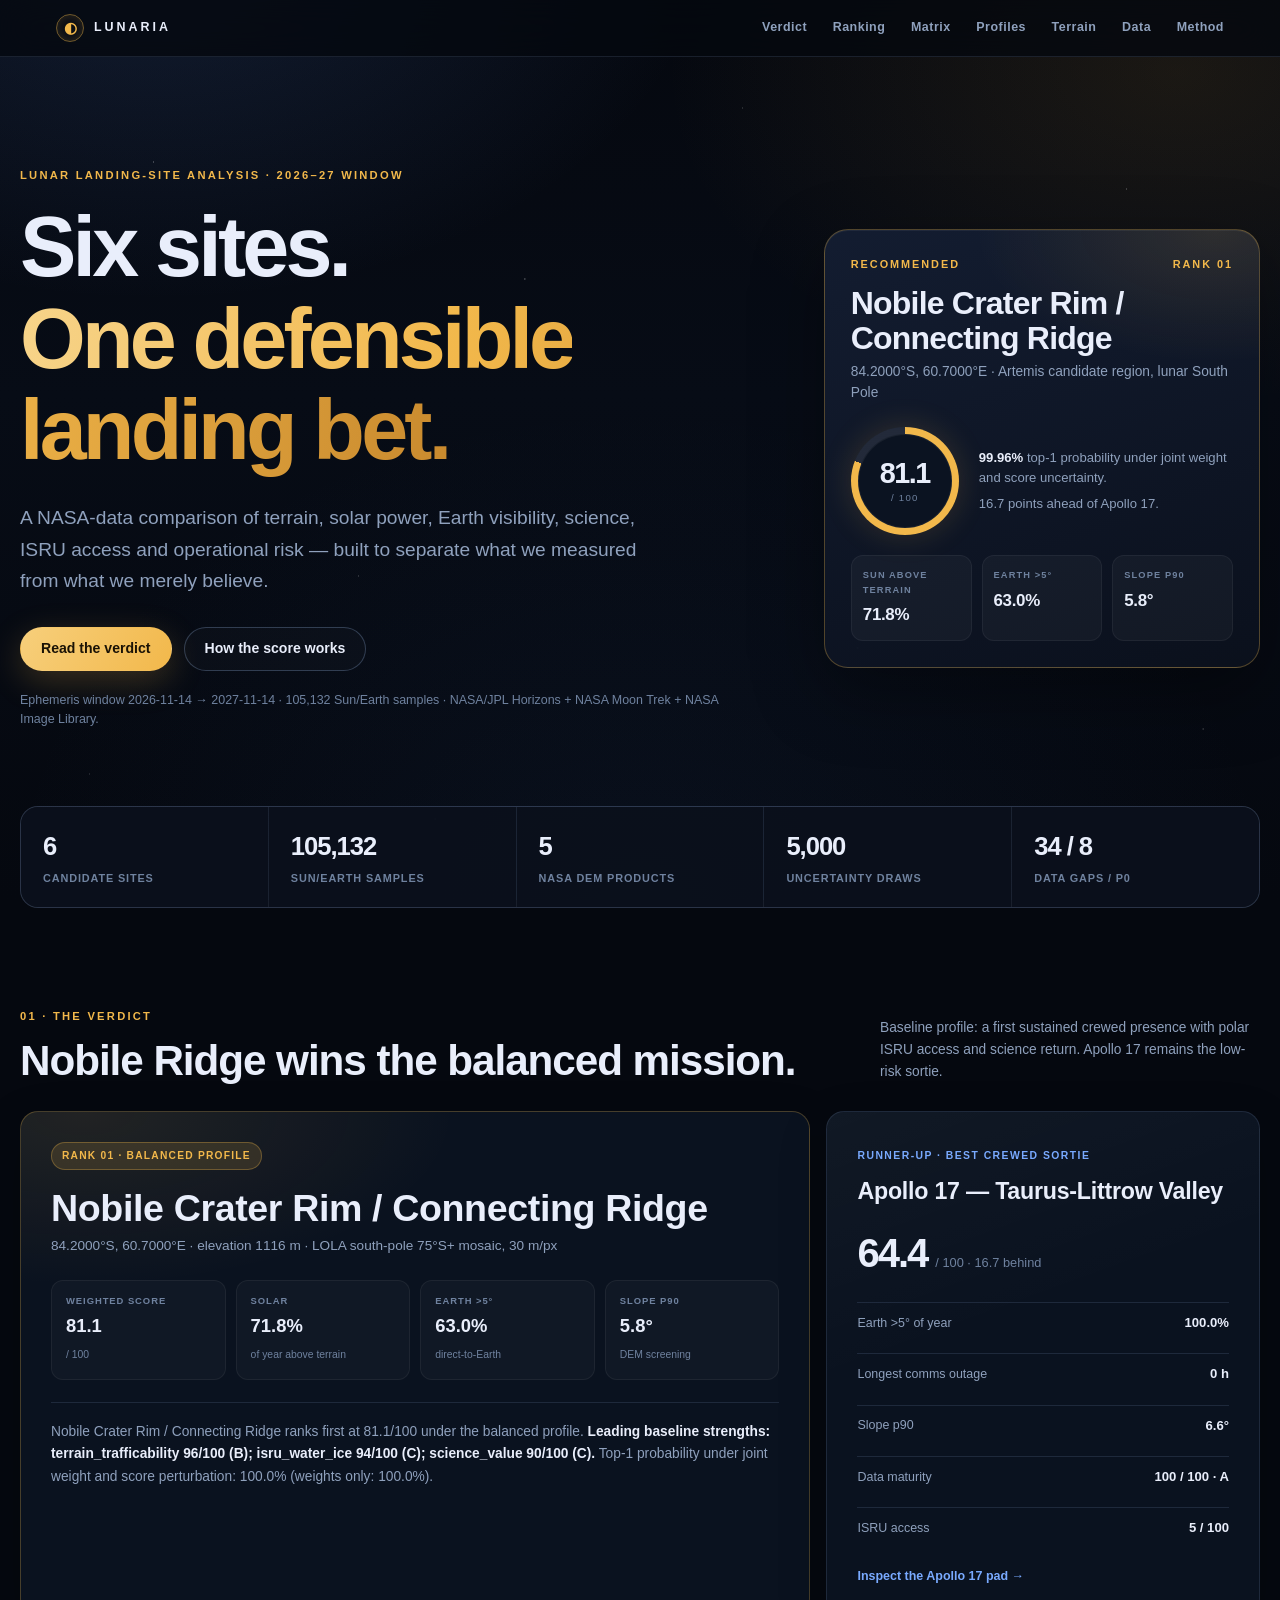
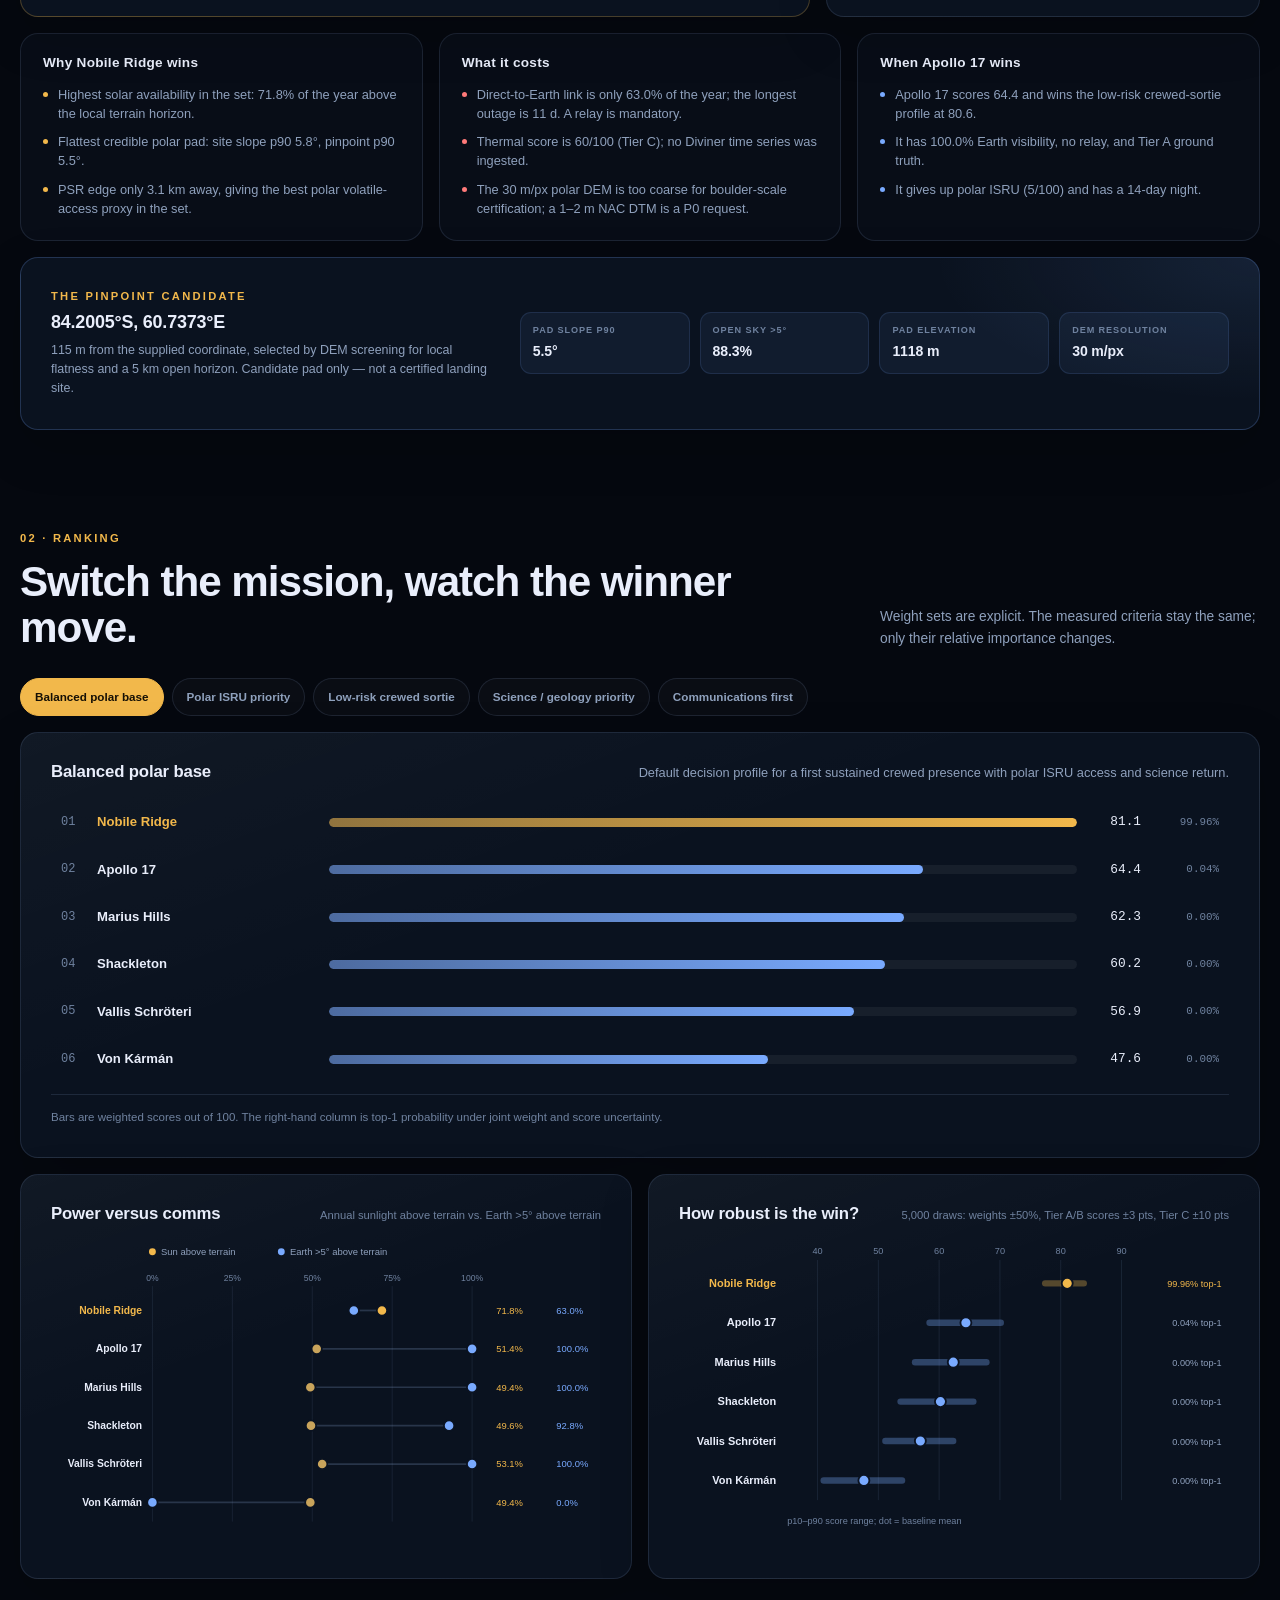
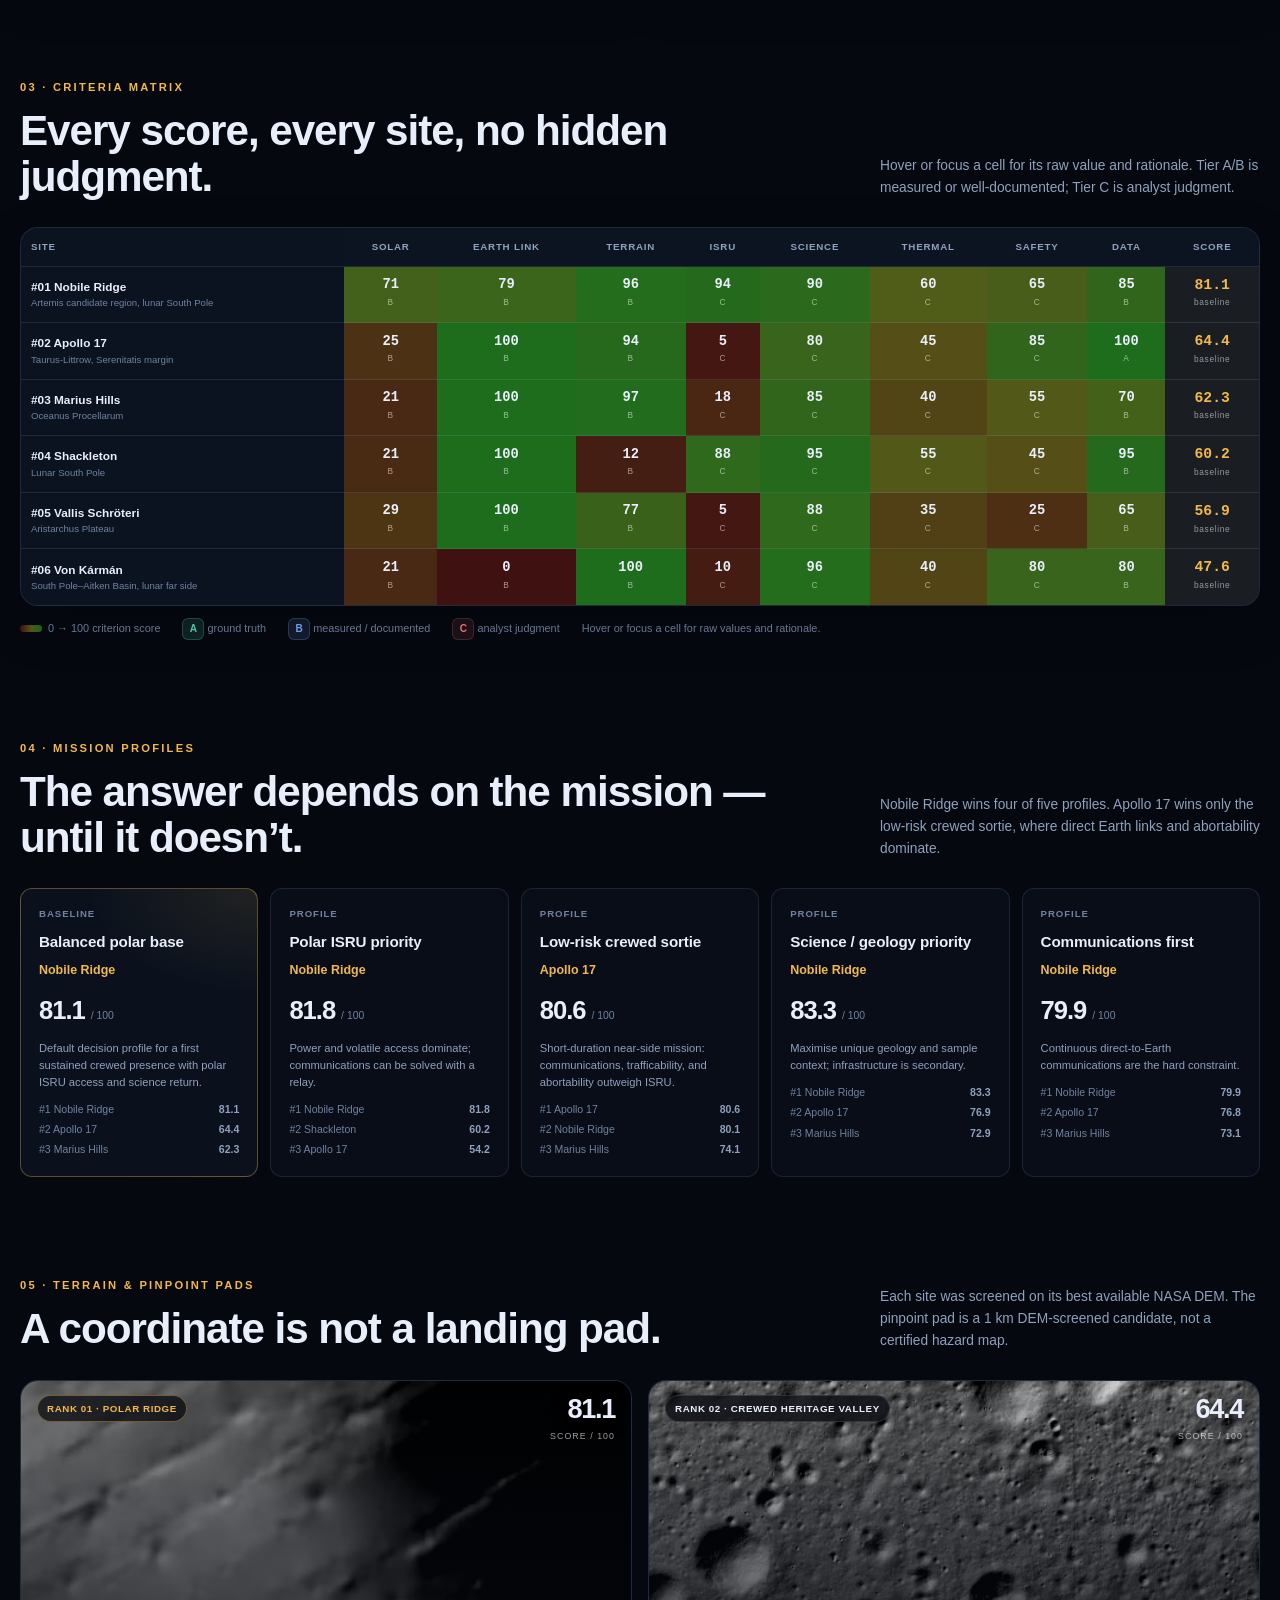
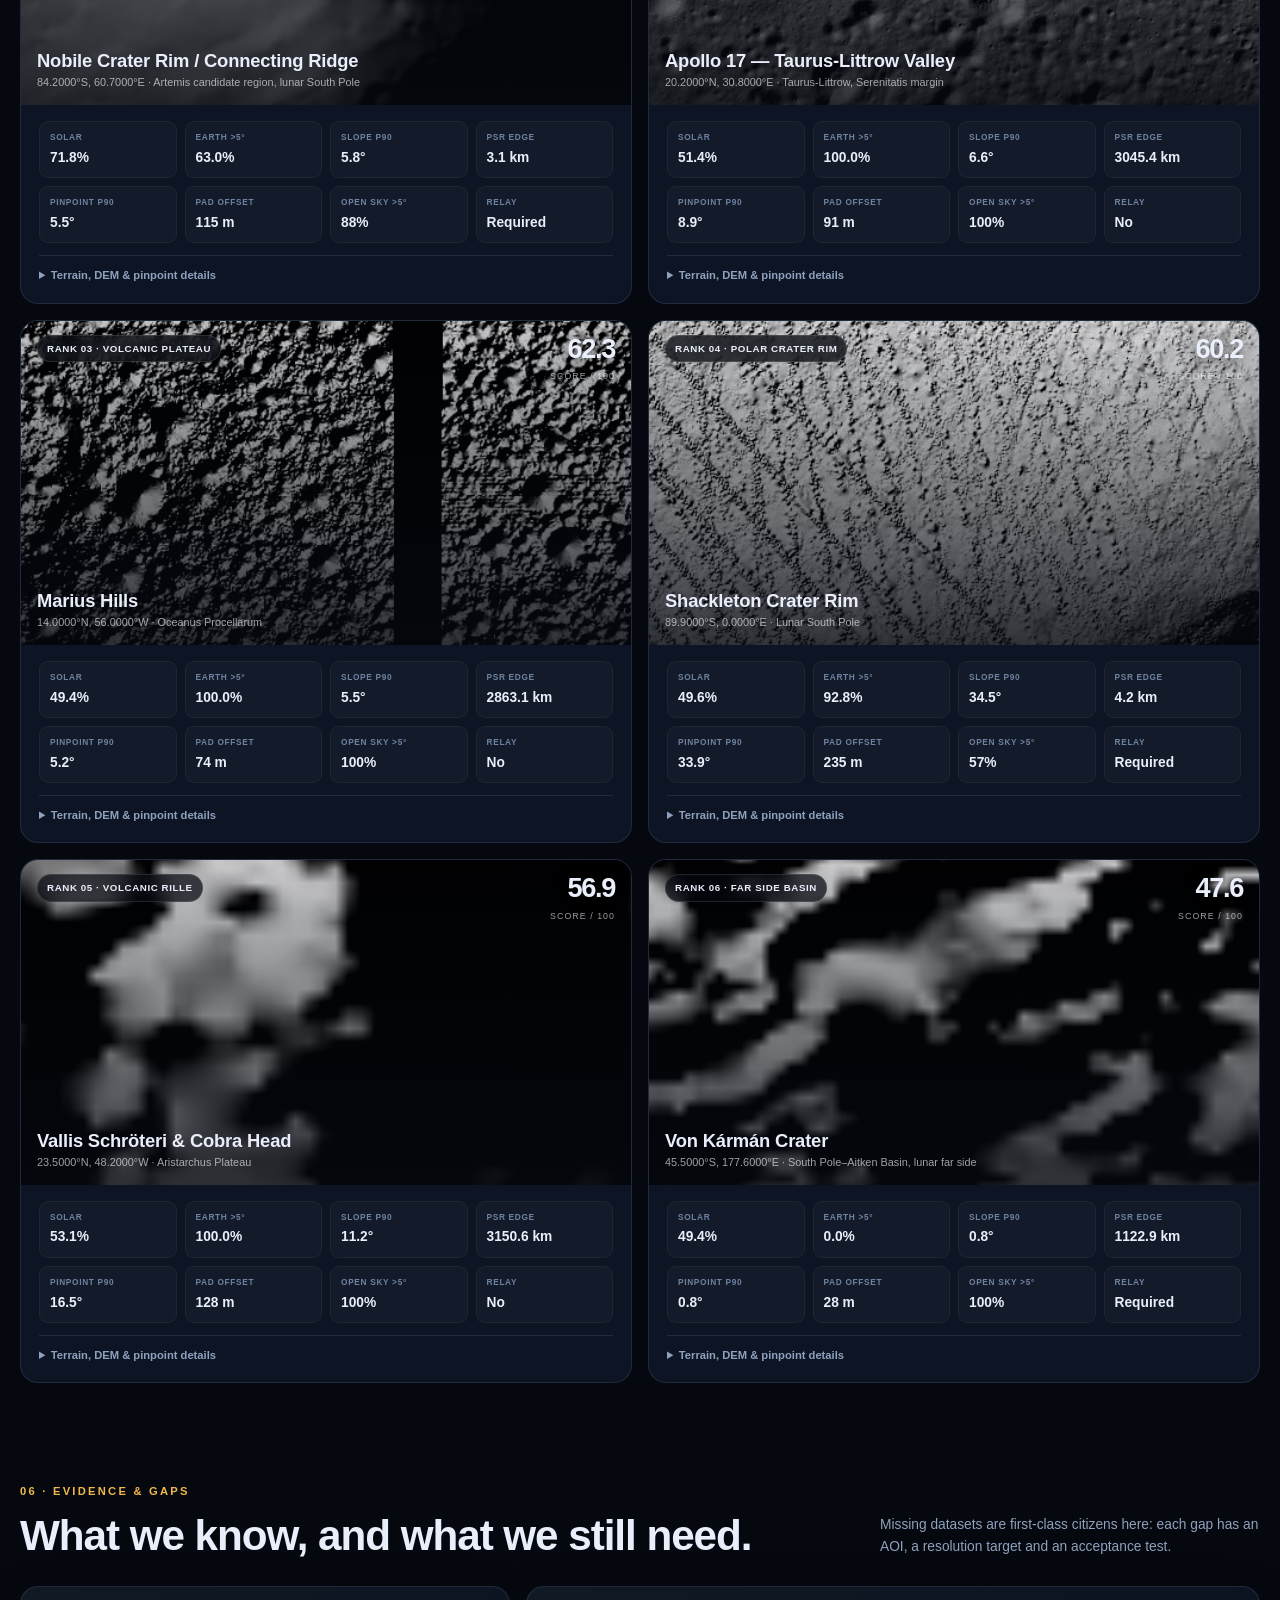
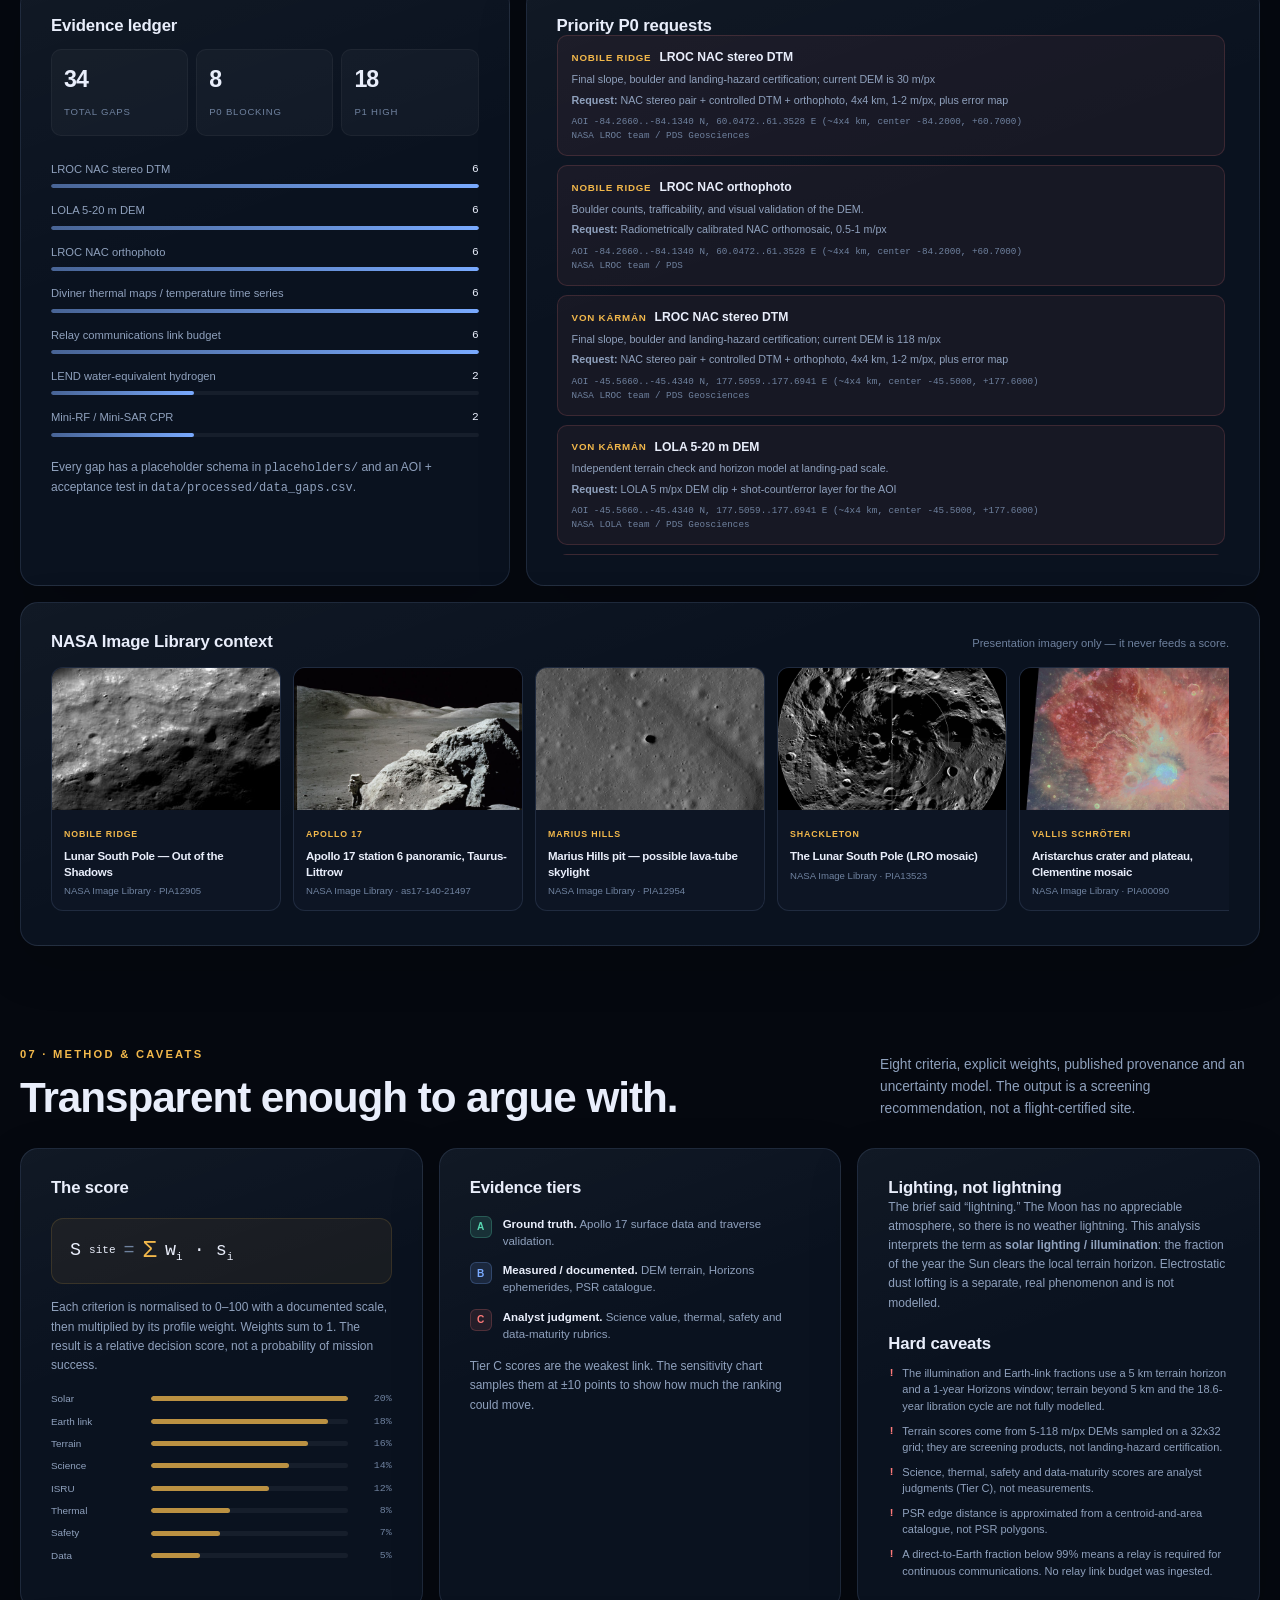
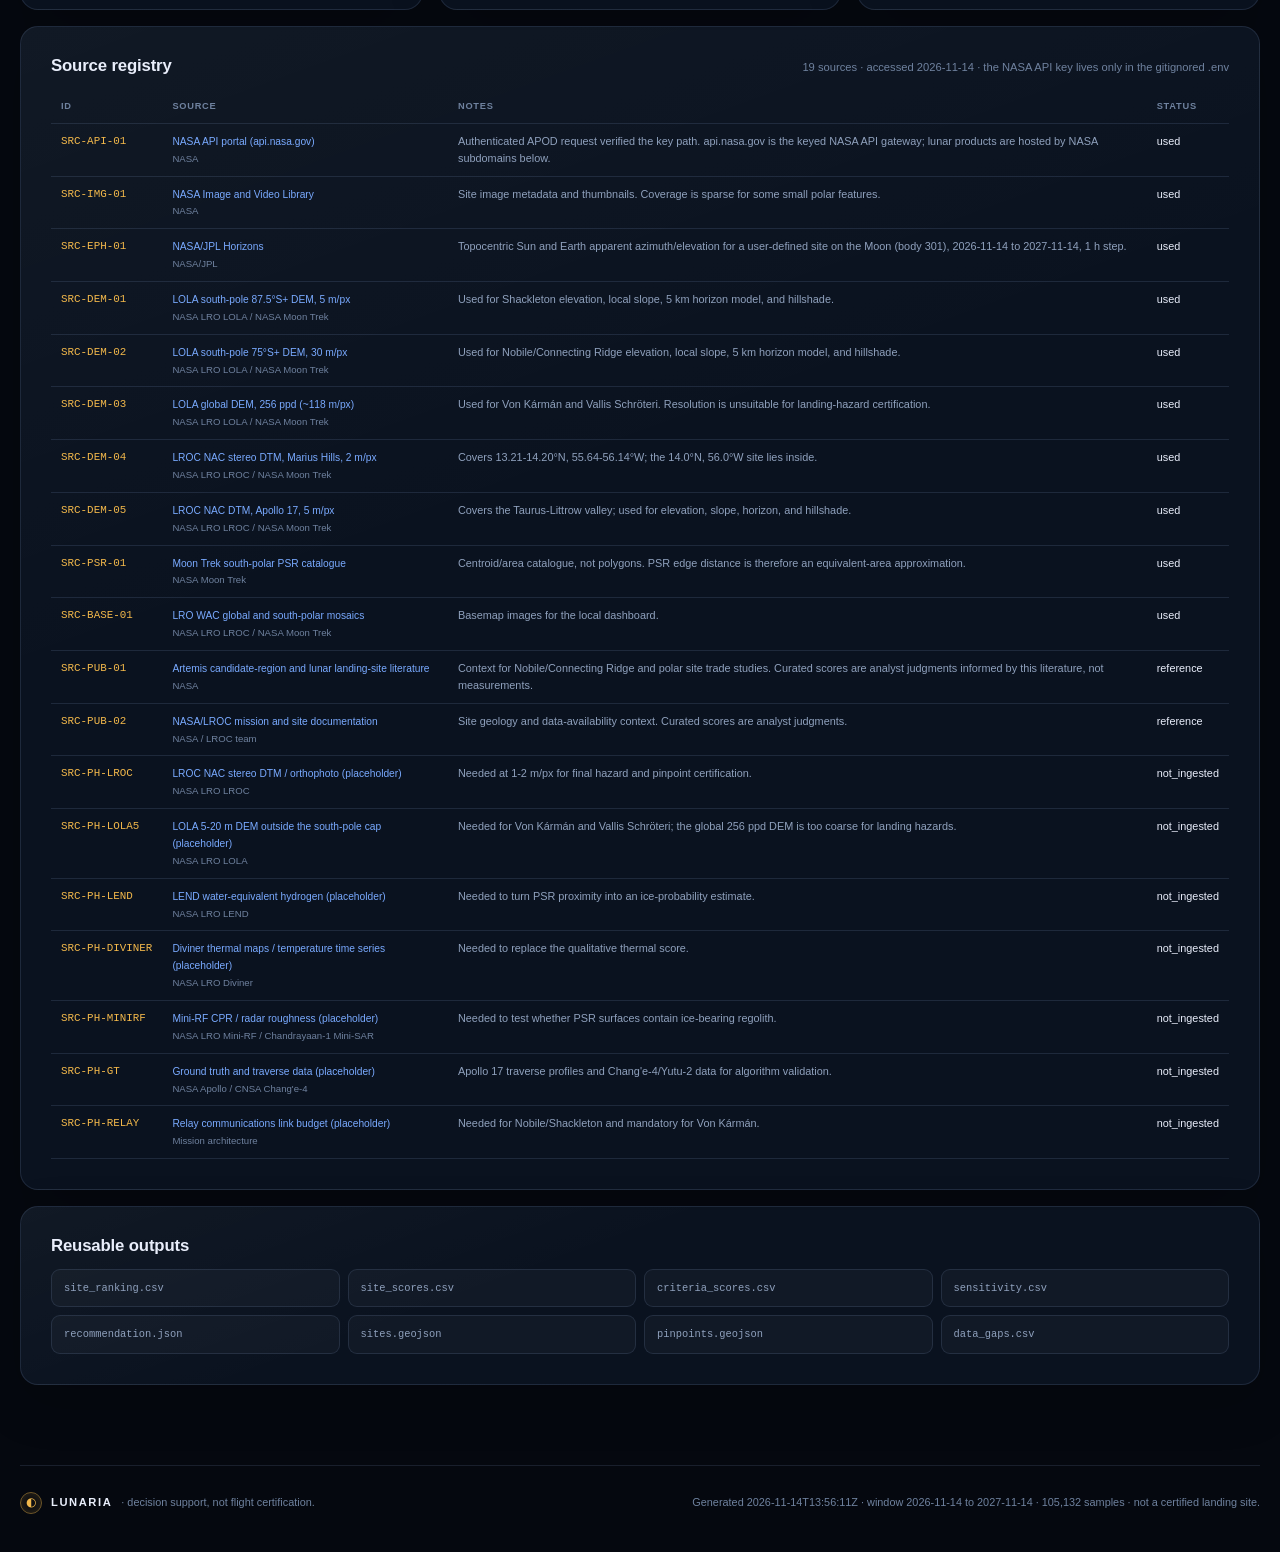
<file: archive/six-site-analysis/web/index.html>
<!doctype html>
<html lang="en">
<head>
  <meta charset="utf-8">
  <meta name="viewport" content="width=device-width, initial-scale=1">
  <meta name="description" content="A transparent NASA-data comparison of six candidate lunar landing sites, with a recommended pinpoint pad.">
  <title>Lunaria — Six lunar sites, one landing recommendation</title>
  <link rel="stylesheet" href="styles.css">
</head>
<body>
  <a class="skip-link" href="#verdict">Skip to the verdict</a>
  <div class="sky" aria-hidden="true"></div>

  <header class="topbar">
    <a class="brand" href="#top" aria-label="Lunaria home">
      <span class="brand-mark" aria-hidden="true">◐</span>
      <span>LUNARIA</span>
    </a>
    <nav aria-label="Section navigation">
      <a href="#verdict">Verdict</a>
      <a href="#ranking">Ranking</a>
      <a href="#matrix">Matrix</a>
      <a href="#profiles">Profiles</a>
      <a href="#terrain">Terrain</a>
      <a href="#data">Data</a>
      <a href="#method">Method</a>
    </nav>
  </header>

  <main id="top">
    <section class="hero">
      <div class="hero-copy">
        <p class="eyebrow">LUNAR LANDING-SITE ANALYSIS · 2026–27 WINDOW</p>
        <h1>Six sites.<br><span>One defensible landing bet.</span></h1>
        <p class="lede">
          A NASA-data comparison of terrain, solar power, Earth visibility,
          science, ISRU access and operational risk — built to separate what we
          measured from what we merely believe.
        </p>
        <div class="hero-actions">
          <a class="button primary" href="#verdict">Read the verdict</a>
          <a class="button ghost" href="#method">How the score works</a>
        </div>
        <p class="hero-footnote" id="hero-footnote"></p>
      </div>
      <aside class="winner-card" id="winner-card" aria-live="polite"></aside>
    </section>

    <section class="stat-strip" id="stat-strip" aria-label="Analysis at a glance"></section>

    <section class="section" id="verdict">
      <div class="section-head">
        <div>
          <p class="eyebrow">01 · THE VERDICT</p>
          <h2>Nobile Ridge wins the balanced mission.</h2>
        </div>
        <p class="section-note">
          Baseline profile: a first sustained crewed presence with polar ISRU
          access and science return. Apollo 17 remains the low-risk sortie.
        </p>
      </div>

      <div class="verdict-grid">
        <article class="panel winner-panel" id="winner-panel"></article>
        <article class="panel runner-panel" id="runner-panel"></article>
      </div>

      <div class="why-grid" id="why-grid"></div>

      <div class="pinpoint-banner panel" id="pinpoint-banner"></div>
    </section>

    <section class="section" id="ranking">
      <div class="section-head">
        <div>
          <p class="eyebrow">02 · RANKING</p>
          <h2>Switch the mission, watch the winner move.</h2>
        </div>
        <p class="section-note">
          Weight sets are explicit. The measured criteria stay the same; only
          their relative importance changes.
        </p>
      </div>

      <div class="profile-tabs" id="profile-tabs" role="tablist" aria-label="Mission profiles"></div>

      <div class="panel ranking-panel">
        <div class="ranking-head">
          <h3 id="ranking-title">Balanced polar base</h3>
          <p id="ranking-description"></p>
        </div>
        <div class="bars" id="ranking-bars"></div>
        <p class="note" id="ranking-note"></p>
      </div>

      <div class="chart-grid">
        <div class="panel chart-panel">
          <div class="chart-head">
            <h3>Power versus comms</h3>
            <p>Annual sunlight above terrain vs. Earth &gt;5° above terrain</p>
          </div>
          <div id="tradeoff-chart" class="chart"></div>
        </div>
        <div class="panel chart-panel">
          <div class="chart-head">
            <h3>How robust is the win?</h3>
            <p>5,000 draws: weights ±50%, Tier A/B scores ±3 pts, Tier C ±10 pts</p>
          </div>
          <div id="sensitivity-chart" class="chart"></div>
        </div>
      </div>
    </section>

    <section class="section" id="matrix">
      <div class="section-head">
        <div>
          <p class="eyebrow">03 · CRITERIA MATRIX</p>
          <h2>Every score, every site, no hidden judgment.</h2>
        </div>
        <p class="section-note">
          Hover or focus a cell for its raw value and rationale. Tier A/B is
          measured or well-documented; Tier C is analyst judgment.
        </p>
      </div>

      <div class="panel matrix-wrap">
        <table id="score-matrix" class="matrix"></table>
      </div>
      <div class="legend" id="matrix-legend"></div>
    </section>

    <section class="section" id="profiles">
      <div class="section-head">
        <div>
          <p class="eyebrow">04 · MISSION PROFILES</p>
          <h2>The answer depends on the mission — until it doesn’t.</h2>
        </div>
        <p class="section-note">
          Nobile Ridge wins four of five profiles. Apollo 17 wins only the
          low-risk crewed sortie, where direct Earth links and abortability
          dominate.
        </p>
      </div>
      <div class="profile-grid" id="profile-grid"></div>
    </section>

    <section class="section" id="terrain">
      <div class="section-head">
        <div>
          <p class="eyebrow">05 · TERRAIN &amp; PINPOINT PADS</p>
          <h2>A coordinate is not a landing pad.</h2>
        </div>
        <p class="section-note">
          Each site was screened on its best available NASA DEM. The pinpoint
          pad is a 1 km DEM-screened candidate, not a certified hazard map.
        </p>
      </div>
      <div class="site-grid" id="site-cards"></div>
    </section>

    <section class="section" id="data">
      <div class="section-head">
        <div>
          <p class="eyebrow">06 · EVIDENCE &amp; GAPS</p>
          <h2>What we know, and what we still need.</h2>
        </div>
        <p class="section-note">
          Missing datasets are first-class citizens here: each gap has an AOI,
          a resolution target and an acceptance test.
        </p>
      </div>

      <div class="data-grid">
        <div class="panel ledger-panel">
          <h3>Evidence ledger</h3>
          <div id="gap-summary"></div>
        </div>
        <div class="panel">
          <h3>Priority P0 requests</h3>
          <div id="gap-list" class="gap-list"></div>
        </div>
      </div>

      <div class="panel photo-panel">
        <div class="chart-head">
          <h3>NASA Image Library context</h3>
          <p>Presentation imagery only — it never feeds a score.</p>
        </div>
        <div class="photo-strip" id="photo-strip"></div>
      </div>
    </section>

    <section class="section" id="method">
      <div class="section-head">
        <div>
          <p class="eyebrow">07 · METHOD &amp; CAVEATS</p>
          <h2>Transparent enough to argue with.</h2>
        </div>
        <p class="section-note">
          Eight criteria, explicit weights, published provenance and an
          uncertainty model. The output is a screening recommendation, not a
          flight-certified site.
        </p>
      </div>

      <div class="method-grid">
        <article class="panel">
          <h3>The score</h3>
          <div class="formula" aria-label="Weighted sum formula">
            <span>S</span>
            <sub>site</sub>
            <span class="equals">=</span>
            <span class="sum">Σ</span>
            <span>w<sub>i</sub> · s<sub>i</sub></span>
          </div>
          <p class="small">
            Each criterion is normalised to 0–100 with a documented scale, then
            multiplied by its profile weight. Weights sum to 1. The result is a
            relative decision score, not a probability of mission success.
          </p>
          <div id="weights-chart" class="weights"></div>
        </article>
        <article class="panel">
          <h3>Evidence tiers</h3>
          <ul class="tier-list">
            <li><span class="tier tier-a">A</span><div><strong>Ground truth.</strong> Apollo 17 surface data and traverse validation.</div></li>
            <li><span class="tier tier-b">B</span><div><strong>Measured / documented.</strong> DEM terrain, Horizons ephemerides, PSR catalogue.</div></li>
            <li><span class="tier tier-c">C</span><div><strong>Analyst judgment.</strong> Science value, thermal, safety and data-maturity rubrics.</div></li>
          </ul>
          <p class="small">
            Tier C scores are the weakest link. The sensitivity chart samples
            them at ±10 points to show how much the ranking could move.
          </p>
        </article>
        <article class="panel">
          <h3>Lighting, not lightning</h3>
          <p class="small">
            The brief said “lightning.” The Moon has no appreciable atmosphere,
            so there is no weather lightning. This analysis interprets the term
            as <strong>solar lighting / illumination</strong>: the fraction of
            the year the Sun clears the local terrain horizon. Electrostatic
            dust lofting is a separate, real phenomenon and is not modelled.
          </p>
          <h3 class="spaced">Hard caveats</h3>
          <ul class="caveat-list" id="caveat-list"></ul>
        </article>
      </div>

      <div class="panel sources-panel">
        <div class="chart-head">
          <h3>Source registry</h3>
          <p id="source-count"></p>
        </div>
        <div class="table-scroll">
          <table class="sources" id="source-table"></table>
        </div>
      </div>

      <div class="panel downloads">
        <h3>Reusable outputs</h3>
        <div class="download-grid">
          <a href="../data/processed/site_ranking.csv">site_ranking.csv</a>
          <a href="../data/processed/site_scores.csv">site_scores.csv</a>
          <a href="../data/processed/criteria_scores.csv">criteria_scores.csv</a>
          <a href="../data/processed/sensitivity.csv">sensitivity.csv</a>
          <a href="../data/processed/recommendation.json">recommendation.json</a>
          <a href="../data/processed/sites.geojson">sites.geojson</a>
          <a href="../data/processed/pinpoints.geojson">pinpoints.geojson</a>
          <a href="../data/processed/data_gaps.csv">data_gaps.csv</a>
        </div>
      </div>
    </section>
  </main>

  <footer>
    <div>
      <span class="brand-mark" aria-hidden="true">◐</span>
      <strong>LUNARIA</strong>
      <span>· decision support, not flight certification.</span>
    </div>
    <p id="footer-meta"></p>
  </footer>

  <script src="data.js"></script>
  <script src="app.js"></script>
</body>
</html>
</file>
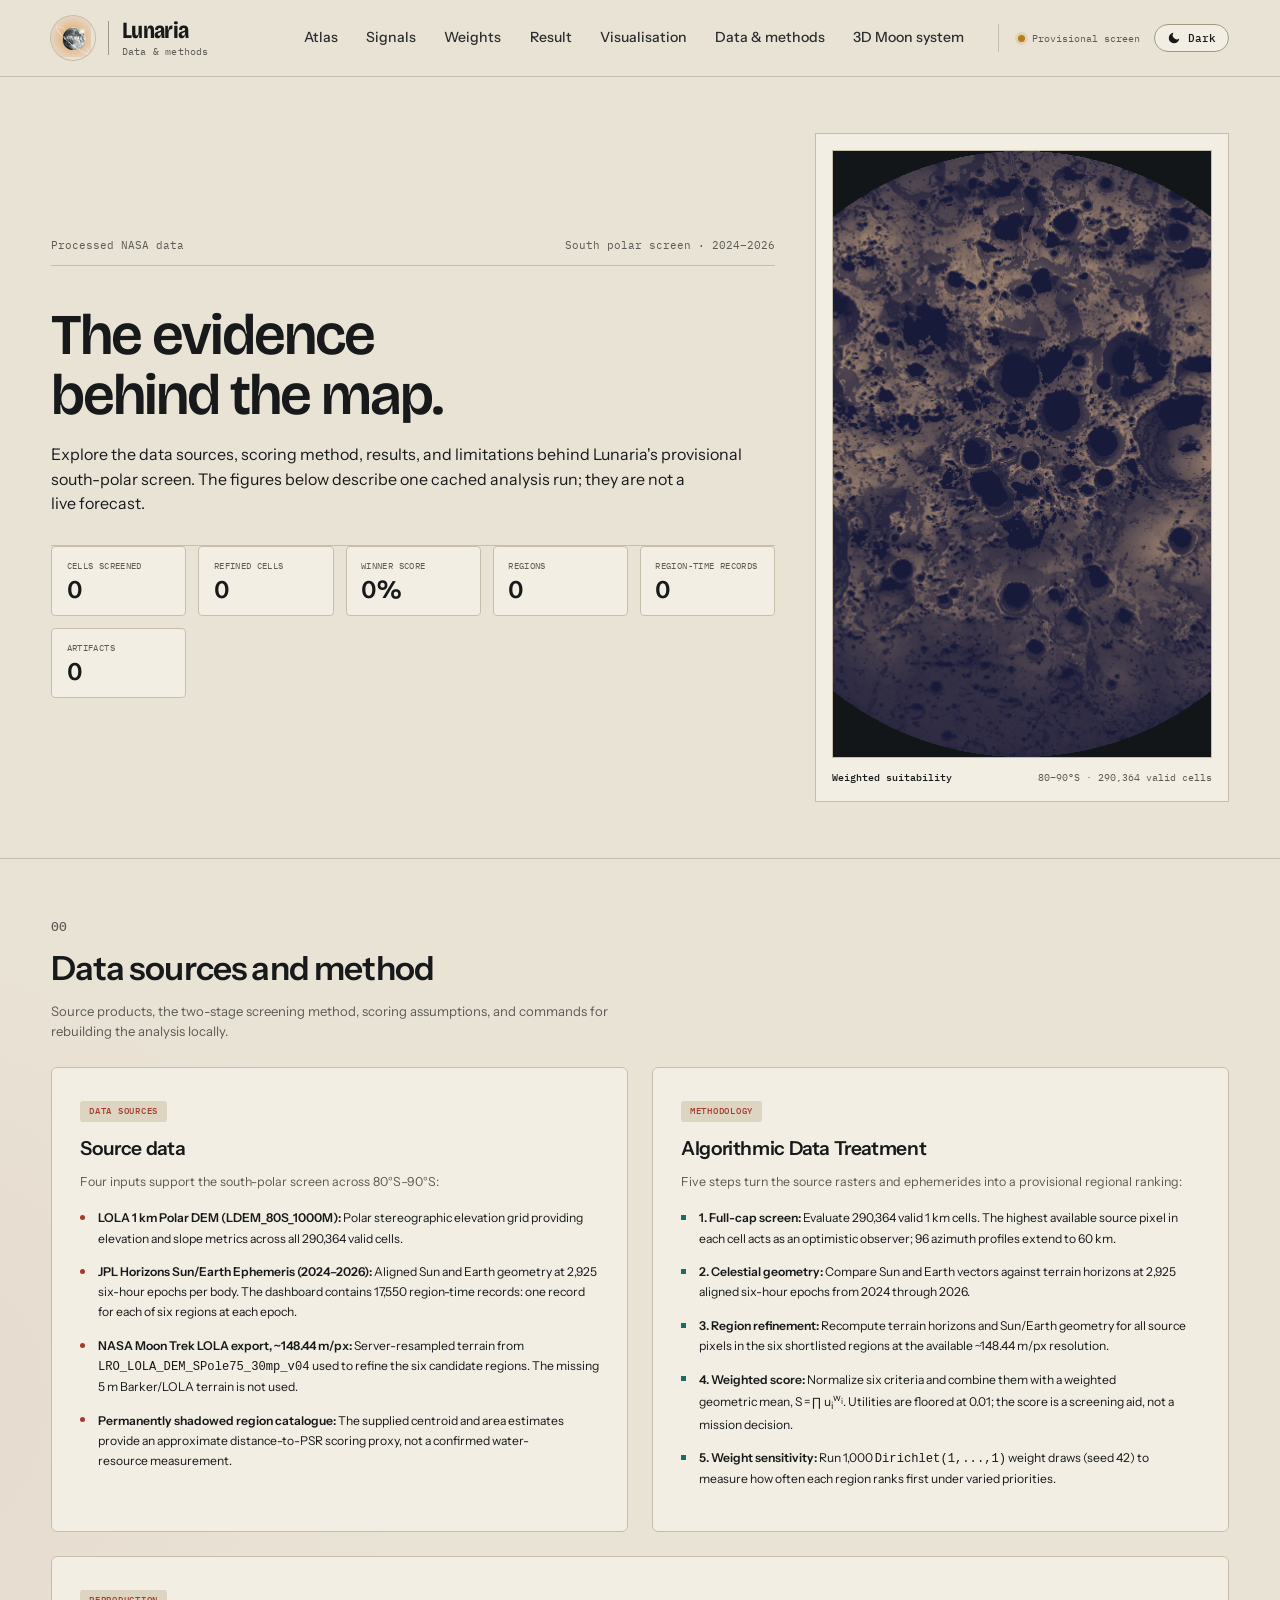
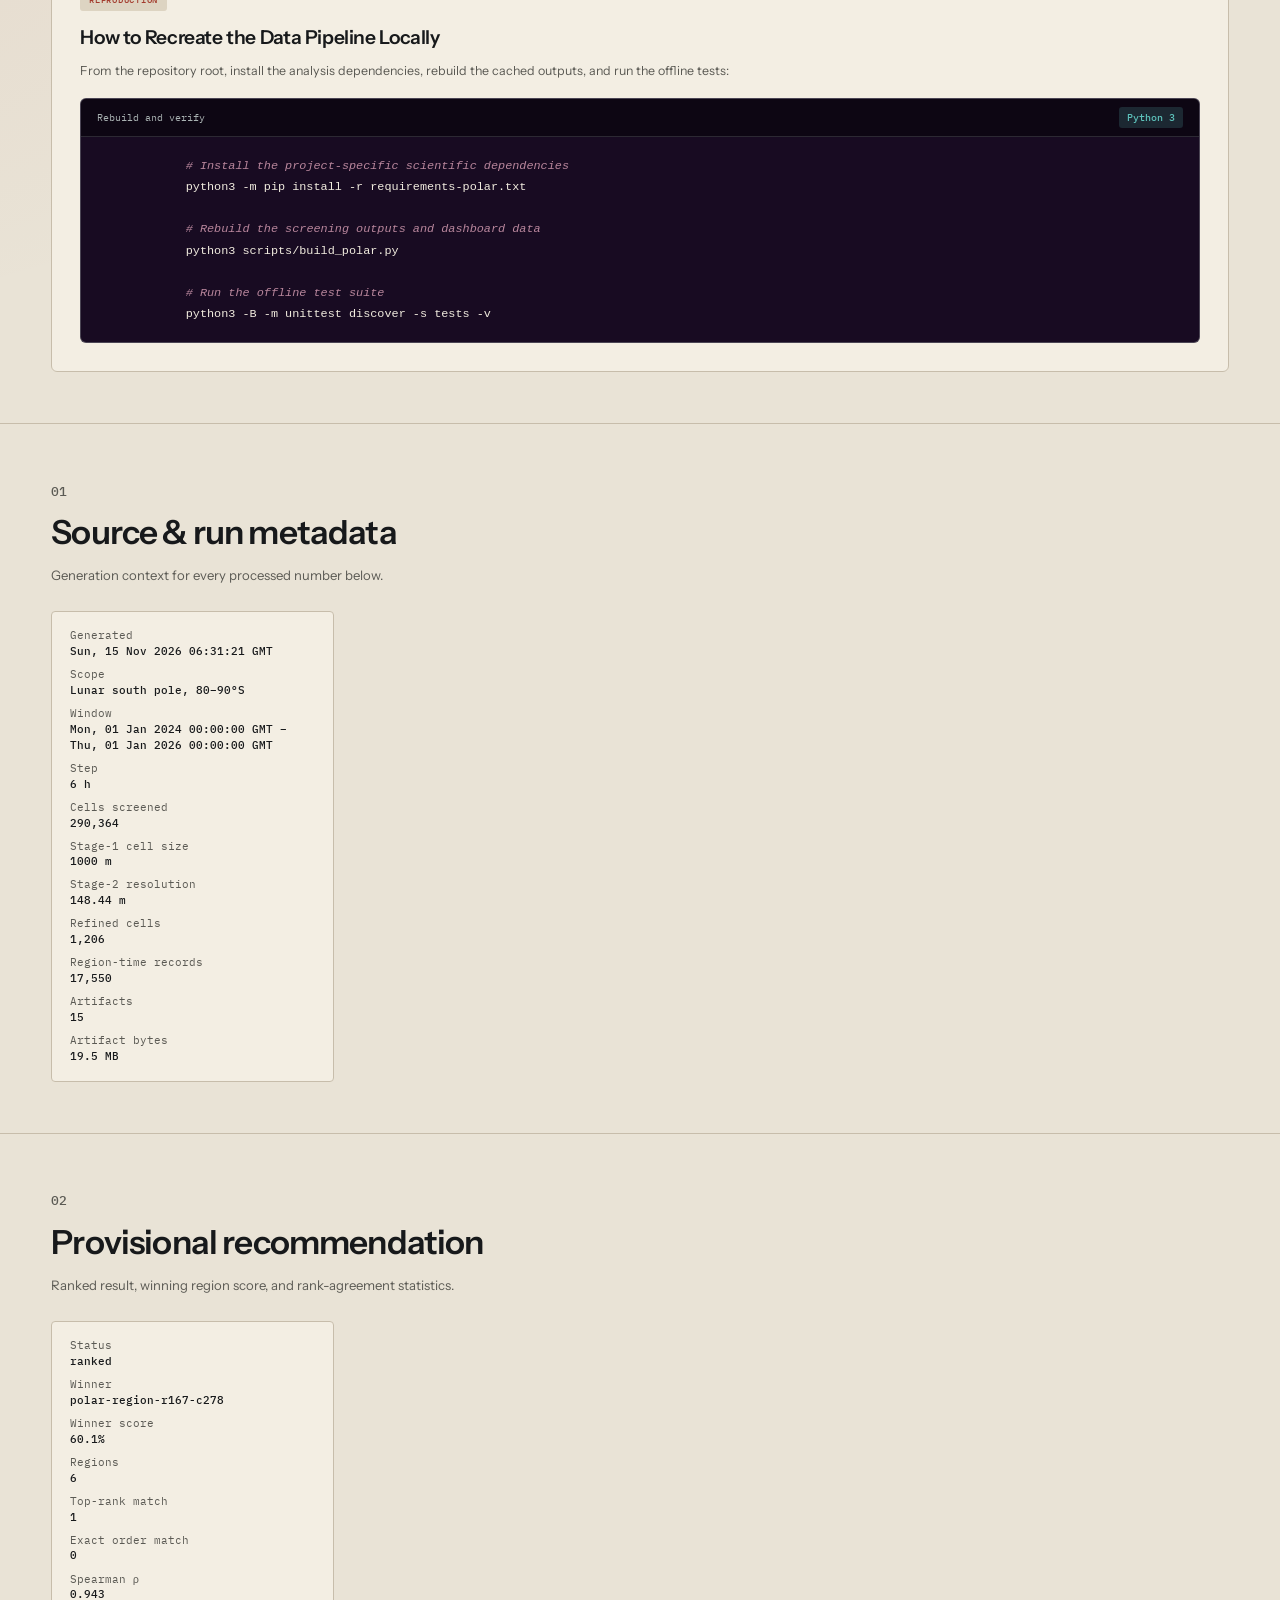
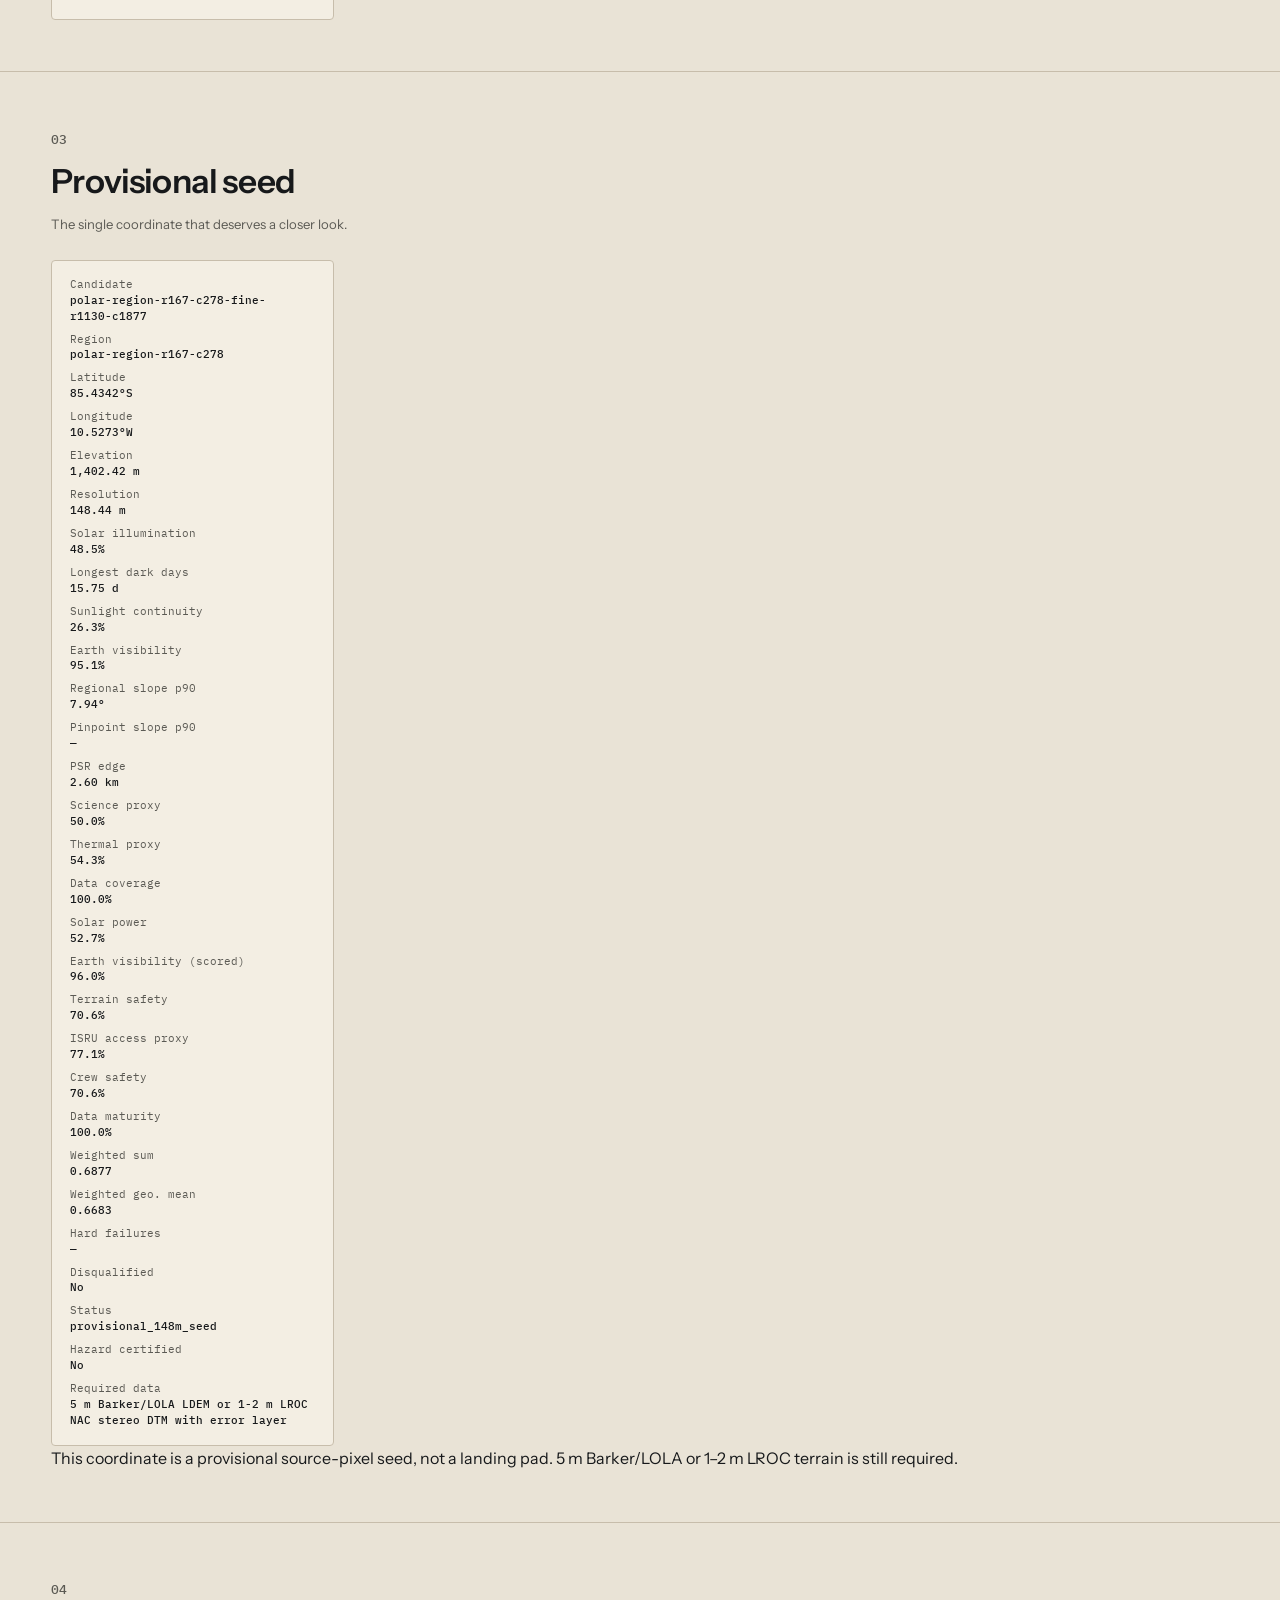
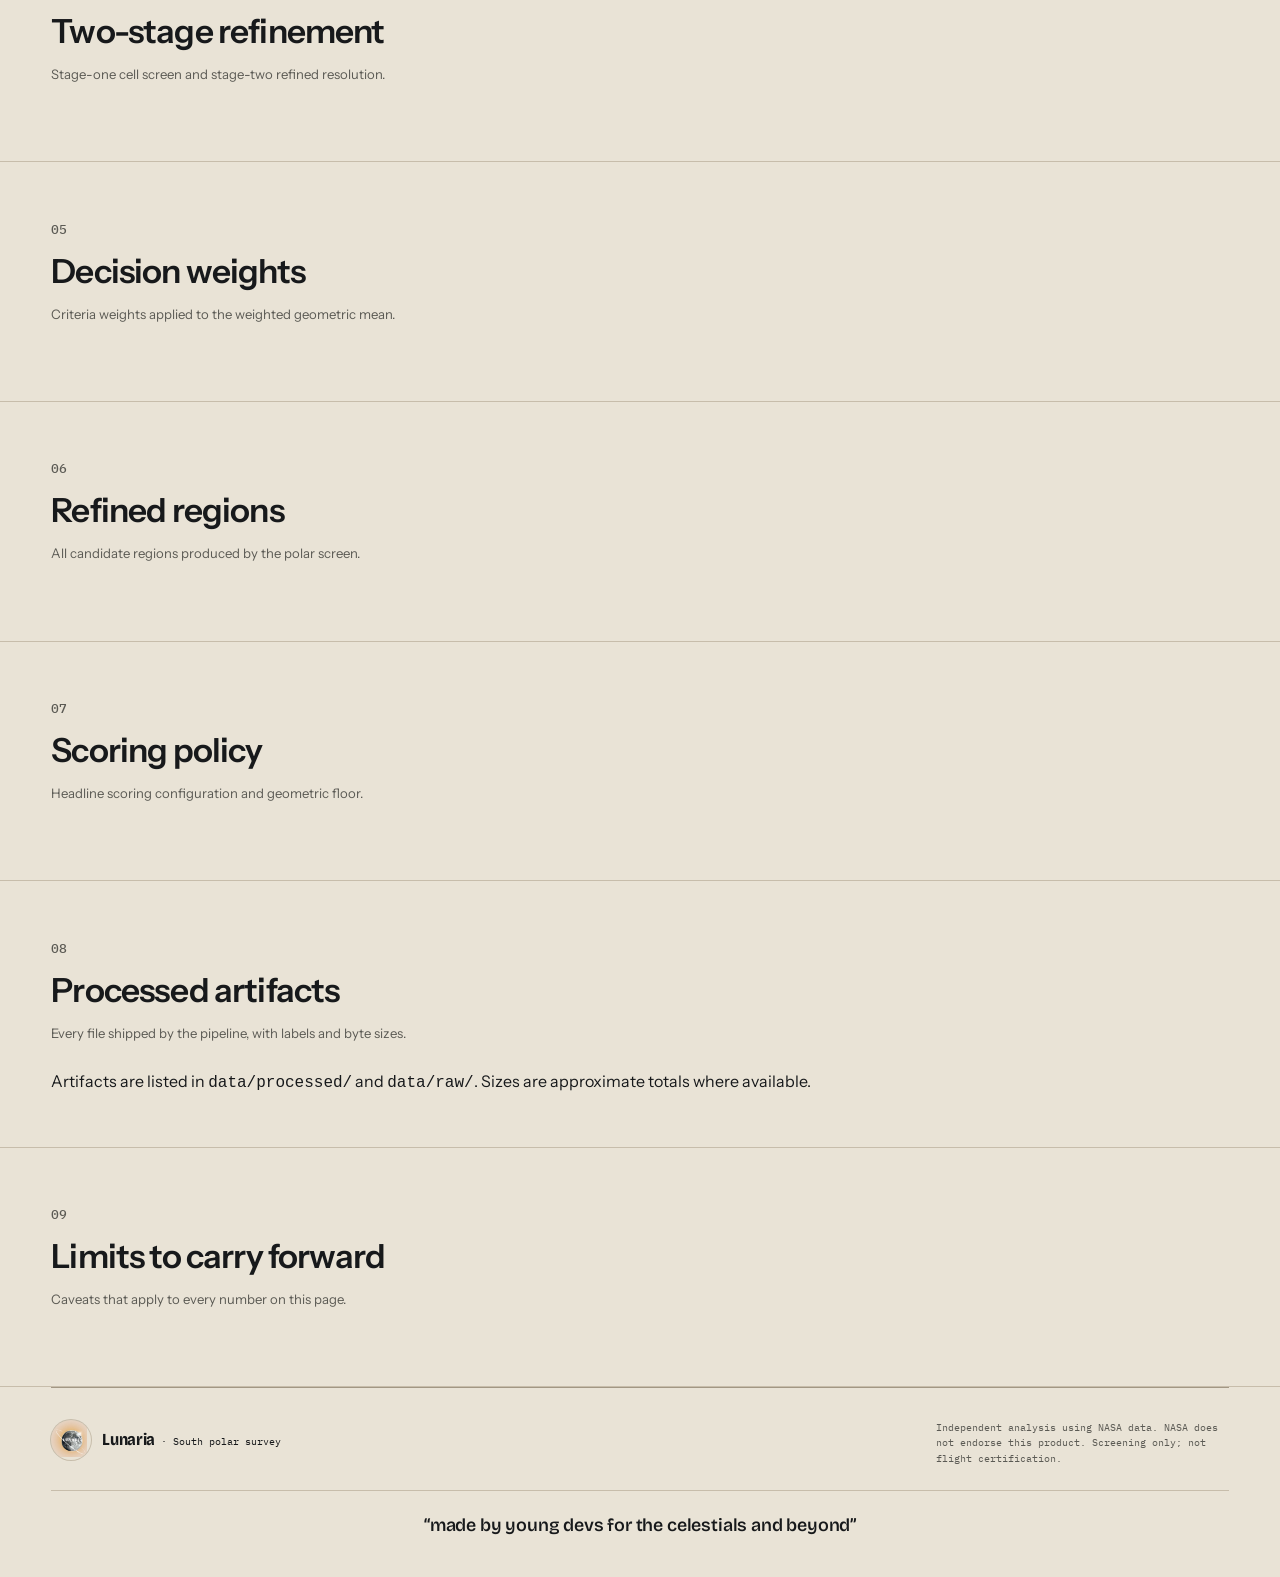
<file: web/data-explorer.html>
<!doctype html>
<html lang="en" class="no-js">
<head>
  <meta charset="utf-8">
  <meta name="viewport" content="width=device-width, initial-scale=1, viewport-fit=cover">
  <meta name="description" content="Explore the sources, methods, results, and limitations behind Lunaria's provisional lunar south-polar screen.">
  <meta name="theme-color" content="#e9e3d6">
  <meta name="color-scheme" content="light dark">
  <title>Lunaria — Data &amp; Methods</title>
  <link rel="preload" href="assets/fonts/bricolage-grotesque-latin.woff2" as="font" type="font/woff2" crossorigin>
  <link rel="preload" href="assets/fonts/instrument-sans-latin.woff2" as="font" type="font/woff2" crossorigin>
  <link rel="preload" href="assets/fonts/ibm-plex-mono-400-latin.woff2" as="font" type="font/woff2" crossorigin>
  <link rel="icon" href="assets/favicon.svg" type="image/svg+xml">
  <link rel="stylesheet" href="styles.css">
  <script>
    (function () {
      try {
        const saved = localStorage.getItem("lunaria-theme");
        if (saved === "dark") {
          document.documentElement.setAttribute("data-theme", "dark");
        }
      } catch (_) {}
      document.documentElement.classList.replace("no-js", "js");
    })();
  </script>
  <style id="dx-anim">
    html.dx-motion .reveal {
      opacity: 0;
      transform: translateY(14px);
      transition: opacity 0.7s var(--ease-out), transform 0.7s var(--ease-out);
      will-change: opacity, transform;
    }
    html.dx-motion .reveal.is-visible { opacity: 1; transform: translateY(0); }
    html.dx-motion .stagger-child {
      opacity: 0;
      transform: translateY(10px);
      transition: opacity 0.5s var(--ease-out), transform 0.5s var(--ease-out);
    }
    html.dx-motion .stagger-child.is-visible { opacity: 1; transform: translateY(0); }
    html.dx-motion .lockup.reveal-title { animation: dx-lockup-rise 0.9s var(--ease-soft) both; }
    @keyframes dx-lockup-rise {
      from { opacity: 0; transform: translateY(18px) scale(0.995); }
      to { opacity: 1; transform: translateY(0) scale(1); }
    }
    .count { font-variant-numeric: tabular-nums; transition: none; }
    @media (prefers-reduced-motion: reduce) {
      .reveal, .stagger-child, .lockup.reveal-title {
        animation: none !important; transition: none !important; opacity: 1 !important; transform: none !important;
      }
      html { scroll-behavior: auto !important; }
      * { transition-duration: 0s !important; animation-duration: 0s !important; }
    }
  </style>
</head>
<body>
  <div class="starry-background" aria-hidden="true">
    <canvas id="starry-canvas"></canvas>
  </div>
  <a class="skip-link" href="#main">Skip to main content</a>

  <header class="site-header">
    <div class="header-inner">
      <a class="lockup reveal reveal-title" href="index.html" aria-label="Lunaria — back to the atlas">
        <span class="agency-marks">
          <img class="lunaria-mark" src="assets/lunaria-logo.svg" width="44" height="44" alt="" fetchpriority="high">
        </span>
        <span class="lockup-divider" aria-hidden="true"></span>
        <span class="lockup-text">
          <span class="wordmark" translate="no">Lunaria</span>
          <span class="lockup-sub">Data &amp; methods</span>
        </span>
      </a>
      <nav class="site-nav" aria-label="Sections">
        <a href="index.html#atlas">Atlas</a>
        <a href="index.html#signals">Signals</a>
        <a href="index.html#weights">Weights</a>
        <a href="index.html#result">Result</a>
        <a href="index.html#visualisation">Visualisation</a>
        <a href="#data" aria-current="page">Data &amp; methods</a>
        <a href="sun-earth-moon.html">3D Moon system</a>
      </nav>
      <div class="header-tools">
        <p class="header-note"><span class="signal-dot" aria-hidden="true"></span>Provisional screen</p>
        <button class="theme-toggle" id="theme-toggle" type="button" aria-label="Toggle dark starry theme" aria-pressed="false" title="Toggle dark starry theme">
          <span class="theme-icon sun-icon" aria-hidden="true">
            <svg width="14" height="14" viewBox="0 0 24 24" fill="none" stroke="currentColor" stroke-width="2" stroke-linecap="round" stroke-linejoin="round"><circle cx="12" cy="12" r="5"/><line x1="12" y1="1" x2="12" y2="3"/><line x1="12" y1="21" x2="12" y2="23"/><line x1="4.22" y1="4.22" x2="5.64" y2="5.64"/><line x1="18.36" y1="18.36" x2="19.78" y2="19.78"/><line x1="1" y1="12" x2="3" y2="12"/><line x1="21" y1="12" x2="23" y2="12"/><line x1="4.22" y1="19.78" x2="5.64" y2="18.36"/><line x1="18.36" y1="5.64" x2="19.78" y2="4.22"/></svg>
          </span>
          <span class="theme-icon moon-icon" aria-hidden="true">
            <svg width="14" height="14" viewBox="0 0 24 24" fill="currentColor"><path d="M21 12.79A9 9 0 1 1 11.21 3 7 7 0 0 0 21 12.79z"/></svg>
          </span>
          <span class="theme-label" id="theme-label">Dark</span>
        </button>
      </div>
    </div>
  </header>
  <main id="main">
    <section class="dx-hero" id="top" aria-labelledby="dx-hero-title">
      <div class="dx-hero-copy reveal">
        <p class="dateline reveal stagger-child"><span>Processed NASA data</span><span>South polar screen · 2024–2026</span></p>
        <h1 id="dx-hero-title" class="reveal stagger-child">The evidence behind the map.</h1>
        <p class="reveal stagger-child">Explore the data sources, scoring method, results, and limitations behind Lunaria's provisional south-polar screen. The figures below describe one cached analysis run; they are not a live forecast.</p>
        <dl class="hero-metrics dx-hero-metrics reveal stagger-child" aria-label="Headline measurements"></dl>
      </div>
      <figure class="dx-plate reveal stagger-child" aria-labelledby="dx-plate-caption">
        <img src="assets/polar_score.png" width="608" height="608" alt="Weighted suitability field across 80–90°S." loading="lazy">
        <figcaption id="dx-plate-caption">
          <strong>Weighted suitability</strong>
          <span>80–90°S · 290,364 valid cells</span>
        </figcaption>
      </figure>
    </section>

    <!-- SECTION: DATA USE & TREATMENT METHODOLOGY (#data) -->
    <section class="dx-section reveal" id="data" aria-labelledby="data-method-title">
      <div class="dx-head reveal">
        <p class="dx-index reveal stagger-child">00</p>
        <h2 id="data-method-title">Data sources and method</h2>
        <p class="reveal stagger-child">Source products, the two-stage screening method, scoring assumptions, and commands for rebuilding the analysis locally.</p>
      </div>

      <div class="dx-method-grid">
        <!-- 1. Data Sources Used -->
        <article class="dx-method-card reveal stagger-child">
          <div class="dx-card-badge">Data Sources</div>
          <h3>Source data</h3>
          <p class="dx-card-lead">Four inputs support the south-polar screen across 80°S–90°S:</p>
          <ul class="dx-feature-list">
            <li>
              <strong>LOLA 1&nbsp;km Polar DEM (LDEM_80S_1000M):</strong>
              Polar stereographic elevation grid providing elevation and slope metrics across all 290,364 valid cells.
            </li>
            <li>
              <strong>JPL Horizons Sun/Earth Ephemeris (2024–2026):</strong>
              Aligned Sun and Earth geometry at 2,925 six-hour epochs per body. The dashboard contains 17,550 region-time records: one record for each of six regions at each epoch.
            </li>
            <li>
              <strong>NASA Moon Trek LOLA export, ~148.44&nbsp;m/px:</strong>
              Server-resampled terrain from <code>LRO_LOLA_DEM_SPole75_30mp_v04</code> used to refine the six candidate regions. The missing 5&nbsp;m Barker/LOLA terrain is not used.
            </li>
            <li>
              <strong>Permanently shadowed region catalogue:</strong>
              The supplied centroid and area estimates provide an approximate distance-to-PSR scoring proxy, not a confirmed water-resource measurement.
            </li>
          </ul>
        </article>

        <!-- 2. Data Treatment Approach -->
        <article class="dx-method-card reveal stagger-child">
          <div class="dx-card-badge">Methodology</div>
          <h3>Algorithmic Data Treatment</h3>
          <p class="dx-card-lead">Five steps turn the source rasters and ephemerides into a provisional regional ranking:</p>
          <ol class="dx-steps-list">
            <li>
              <strong>1. Full-cap screen:</strong> Evaluate 290,364 valid 1&nbsp;km cells. The highest available source pixel in each cell acts as an optimistic observer; 96 azimuth profiles extend to 60&nbsp;km.
            </li>
            <li>
              <strong>2. Celestial geometry:</strong> Compare Sun and Earth vectors against terrain horizons at 2,925 aligned six-hour epochs from 2024 through 2026.
            </li>
            <li>
              <strong>3. Region refinement:</strong> Recompute terrain horizons and Sun/Earth geometry for all source pixels in the six shortlisted regions at the available ~148.44&nbsp;m/px resolution.
            </li>
            <li>
              <strong>4. Weighted score:</strong> Normalize six criteria and combine them with a weighted geometric mean, <em>S</em> = &prod; <em>u<sub>i</sub><sup>w<sub>i</sub></sup></em>. Utilities are floored at 0.01; the score is a screening aid, not a mission decision.
            </li>
            <li>
              <strong>5. Weight sensitivity:</strong> Run 1,000 <code>Dirichlet(1,...,1)</code> weight draws (seed 42) to measure how often each region ranks first under varied priorities.
            </li>
          </ol>
        </article>

        <!-- 3. How to Recreate -->
        <article class="dx-method-card dx-method-wide reveal stagger-child">
          <div class="dx-card-badge">Reproduction</div>
          <h3>How to Recreate the Data Pipeline Locally</h3>
          <p class="dx-card-lead">From the repository root, install the analysis dependencies, rebuild the cached outputs, and run the offline tests:</p>
          <div class="dx-code-shell">
            <div class="dx-code-head">
              <span>Rebuild and verify</span>
              <span class="dx-code-pill">Python 3</span>
            </div>
            <pre><code>            <span class="c1"># Install the project-specific scientific dependencies</span>
            python3 -m pip install -r requirements-polar.txt

            <span class="c1"># Rebuild the screening outputs and dashboard data</span>
            python3 scripts/build_polar.py

            <span class="c1"># Run the offline test suite</span>
            python3 -B -m unittest discover -s tests -v</code></pre>
          </div>
        </article>
      </div>
    </section>

    <section class="dx-section reveal" id="group-meta" aria-labelledby="g-meta-title">
      <div class="dx-head reveal">
        <p class="dx-index reveal stagger-child">01</p>
        <h2 id="g-meta-title">Source &amp; run metadata</h2>
        <p class="reveal stagger-child">Generation context for every processed number below.</p>
      </div>
      <div class="dx-grid" id="view-meta"></div>
    </section>

    <section class="dx-section reveal" id="group-recommendation" aria-labelledby="g-rec-title">
      <div class="dx-head reveal">
        <p class="dx-index reveal stagger-child">02</p>
        <h2 id="g-rec-title">Provisional recommendation</h2>
        <p class="reveal stagger-child">Ranked result, winning region score, and rank-agreement statistics.</p>
      </div>
      <div class="dx-grid" id="view-recommendation"></div>
    </section>

    <section class="dx-section reveal" id="group-seed" aria-labelledby="g-seed-title">
      <div class="dx-head reveal">
        <p class="dx-index reveal stagger-child">03</p>
        <h2 id="g-seed-title">Provisional seed</h2>
        <p class="reveal stagger-child">The single coordinate that deserves a closer look.</p>
      </div>
      <div class="dx-grid" id="view-seed"></div>
      <p class="dx-note reveal stagger-child">This coordinate is a provisional source-pixel seed, not a landing pad. 5&nbsp;m Barker/LOLA or 1–2&nbsp;m LROC terrain is still required.</p>
    </section>

    <section class="dx-section reveal" id="group-refinement" aria-labelledby="g-ref-title">
      <div class="dx-head reveal">
        <p class="dx-index reveal stagger-child">04</p>
        <h2 id="g-ref-title">Two-stage refinement</h2>
        <p class="reveal stagger-child">Stage-one cell screen and stage-two refined resolution.</p>
      </div>
      <div class="dx-grid" id="view-refinement"></div>
    </section>

    <section class="dx-section reveal" id="group-weights" aria-labelledby="g-weights-title">
      <div class="dx-head reveal">
        <p class="dx-index reveal stagger-child">05</p>
        <h2 id="g-weights-title">Decision weights</h2>
        <p class="reveal stagger-child">Criteria weights applied to the weighted geometric mean.</p>
      </div>
      <div class="dx-grid" id="view-weights"></div>
    </section>

    <section class="dx-section reveal" id="group-regions" aria-labelledby="g-regions-title">
      <div class="dx-head reveal">
        <p class="dx-index reveal stagger-child">06</p>
        <h2 id="g-regions-title">Refined regions</h2>
        <p class="reveal stagger-child">All candidate regions produced by the polar screen.</p>
      </div>
      <div class="dx-grid" id="view-regions"></div>
    </section>

    <section class="dx-section reveal" id="group-scoring" aria-labelledby="g-scoring-title">
      <div class="dx-head reveal">
        <p class="dx-index reveal stagger-child">07</p>
        <h2 id="g-scoring-title">Scoring policy</h2>
        <p class="reveal stagger-child">Headline scoring configuration and geometric floor.</p>
      </div>
      <div class="dx-grid" id="view-scoring"></div>
    </section>

    <section class="dx-section reveal" id="group-artifacts" aria-labelledby="g-artifacts-title">
      <div class="dx-head reveal">
        <p class="dx-index reveal stagger-child">08</p>
        <h2 id="g-artifacts-title">Processed artifacts</h2>
        <p class="reveal stagger-child">Every file shipped by the pipeline, with labels and byte sizes.</p>
      </div>
      <div class="dx-grid" id="view-artifacts"></div>
      <p class="dx-note reveal stagger-child">Artifacts are listed in <code translate="no">data/processed/</code> and <code translate="no">data/raw/</code>. Sizes are approximate totals where available.</p>
    </section>

    <section class="dx-section reveal" id="group-limits" aria-labelledby="g-limits-title">
      <div class="dx-head reveal">
        <p class="dx-index reveal stagger-child">09</p>
        <h2 id="g-limits-title">Limits to carry forward</h2>
        <p class="reveal stagger-child">Caveats that apply to every number on this page.</p>
      </div>
      <div class="dx-grid" id="view-limits"></div>
    </section>

    <footer class="site-footer">
      <div class="footer-lockup reveal">
        <span class="agency-marks">
          <img class="lunaria-mark" src="assets/lunaria-logo.svg" width="40" height="40" alt="" loading="lazy">
        </span>
        <span><strong translate="no">Lunaria</strong> · South polar survey</span>
      </div>
      <p id="dx-footer-meta" class="reveal"></p>
      <p>Independent analysis using NASA data. NASA does not endorse this product. Screening only; not flight certification.</p>
      <blockquote class="footer-quote">“made by young devs for the celestials and beyond”</blockquote>
    </footer>

    <script src="data.js"></script>
    <script src="data-explorer.js"></script>
  </main>
</body>
</html>
</file>
<file: archive/six-site-analysis/web/styles.css>
:root {
  --bg: #05080f;
  --bg-2: #080e19;
  --panel: rgba(13, 21, 36, 0.82);
  --panel-solid: #0d1524;
  --panel-2: #101a2b;
  --line: rgba(148, 178, 224, 0.14);
  --line-strong: rgba(148, 178, 224, 0.28);
  --text: #e9eefb;
  --muted: #8fa1bd;
  --muted-2: #6f829f;
  --gold: #f2b84b;
  --gold-soft: rgba(242, 184, 75, 0.14);
  --blue: #79aaff;
  --blue-soft: rgba(121, 170, 255, 0.14);
  --teal: #57d6b0;
  --red: #ff7a7a;
  --violet: #b79cff;
  --radius: 18px;
  --radius-sm: 12px;
  --shadow: 0 24px 70px rgba(0, 0, 0, 0.35);
  --max: 1240px;
  --font: "Inter", "SF Pro Display", -apple-system, BlinkMacSystemFont, "Segoe UI",
    Roboto, Helvetica, Arial, sans-serif;
  --mono: "SFMono-Regular", Consolas, "Liberation Mono", Menlo, monospace;
}

* {
  box-sizing: border-box;
}

html {
  scroll-behavior: smooth;
  scroll-padding-top: 84px;
}

body {
  margin: 0;
  background: var(--bg);
  color: var(--text);
  font-family: var(--font);
  font-size: 16px;
  line-height: 1.55;
  -webkit-font-smoothing: antialiased;
}

body::before {
  content: "";
  position: fixed;
  inset: 0;
  z-index: -2;
  background:
    radial-gradient(900px 600px at 12% -8%, rgba(70, 108, 180, 0.22), transparent 62%),
    radial-gradient(800px 520px at 92% 8%, rgba(160, 118, 42, 0.14), transparent 64%),
    radial-gradient(900px 700px at 50% 100%, rgba(36, 69, 120, 0.12), transparent 70%),
    linear-gradient(180deg, #05080f 0%, #070c16 44%, #05080f 100%);
}

.sky {
  position: fixed;
  inset: 0;
  z-index: -1;
  pointer-events: none;
  opacity: 0.55;
  background-image:
    radial-gradient(1px 1px at 12% 18%, rgba(255, 255, 255, 0.8), transparent),
    radial-gradient(1px 1px at 28% 64%, rgba(255, 255, 255, 0.55), transparent),
    radial-gradient(1.2px 1.2px at 41% 31%, rgba(255, 255, 255, 0.7), transparent),
    radial-gradient(1px 1px at 58% 12%, rgba(255, 255, 255, 0.5), transparent),
    radial-gradient(1.4px 1.4px at 67% 72%, rgba(255, 255, 255, 0.65), transparent),
    radial-gradient(1px 1px at 76% 43%, rgba(255, 255, 255, 0.45), transparent),
    radial-gradient(1px 1px at 88% 21%, rgba(255, 255, 255, 0.7), transparent),
    radial-gradient(1.2px 1.2px at 94% 81%, rgba(255, 255, 255, 0.5), transparent),
    radial-gradient(1px 1px at 7% 86%, rgba(255, 255, 255, 0.4), transparent),
    radial-gradient(1px 1px at 34% 91%, rgba(255, 255, 255, 0.5), transparent);
  background-size: 100% 100%;
}

a {
  color: var(--blue);
  text-decoration: none;
}

a:hover {
  color: #a9c8ff;
}

h1,
h2,
h3,
h4 {
  margin: 0;
  font-weight: 650;
  letter-spacing: -0.025em;
  line-height: 1.08;
}

h1 {
  font-size: clamp(2.8rem, 6.6vw, 5.5rem);
  letter-spacing: -0.045em;
}

h1 span {
  background: linear-gradient(100deg, #f7d48a 0%, var(--gold) 45%, #c98a2e 100%);
  -webkit-background-clip: text;
  background-clip: text;
  color: transparent;
}

h2 {
  font-size: clamp(1.75rem, 3.3vw, 2.75rem);
}

h3 {
  font-size: 1.05rem;
  letter-spacing: -0.01em;
}

p {
  margin: 0;
}

.skip-link {
  position: absolute;
  left: -999px;
  top: 10px;
  background: var(--gold);
  color: #111;
  padding: 8px 14px;
  border-radius: 8px;
  z-index: 99;
}

.skip-link:focus {
  left: 10px;
}

.topbar {
  position: sticky;
  top: 0;
  z-index: 20;
  display: flex;
  align-items: center;
  justify-content: space-between;
  gap: 24px;
  max-width: 100%;
  padding: 14px clamp(20px, 5vw, 56px);
  border-bottom: 1px solid var(--line);
  background: rgba(5, 8, 15, 0.78);
  backdrop-filter: blur(18px);
}

.brand {
  display: inline-flex;
  align-items: center;
  gap: 10px;
  color: var(--text);
  font-size: 0.78rem;
  font-weight: 700;
  letter-spacing: 0.24em;
}

.brand:hover {
  color: var(--text);
}

.brand-mark {
  display: inline-grid;
  place-items: center;
  width: 28px;
  height: 28px;
  border-radius: 50%;
  color: var(--gold);
  border: 1px solid rgba(242, 184, 75, 0.45);
  box-shadow: inset 0 0 12px rgba(242, 184, 75, 0.18);
  font-size: 0.95rem;
  letter-spacing: 0;
}

.topbar nav {
  display: flex;
  flex-wrap: wrap;
  gap: clamp(12px, 2vw, 26px);
}

.topbar nav a {
  color: var(--muted);
  font-size: 0.78rem;
  font-weight: 550;
  letter-spacing: 0.04em;
}

.topbar nav a:hover,
.topbar nav a:focus-visible {
  color: var(--text);
}

main,
footer {
  width: min(var(--max), calc(100% - 40px));
  margin: 0 auto;
}

.hero {
  display: grid;
  grid-template-columns: minmax(0, 1.25fr) minmax(340px, 0.75fr);
  gap: clamp(32px, 6vw, 80px);
  align-items: center;
  padding: clamp(56px, 9vw, 110px) 0 clamp(34px, 5vw, 58px);
}

.eyebrow {
  color: var(--gold);
  font-size: 0.7rem;
  font-weight: 700;
  letter-spacing: 0.2em;
  text-transform: uppercase;
  margin-bottom: 18px;
}

.lede {
  max-width: 620px;
  margin-top: 26px;
  color: var(--muted);
  font-size: clamp(1.02rem, 1.5vw, 1.2rem);
  line-height: 1.65;
}

.hero-actions {
  display: flex;
  flex-wrap: wrap;
  gap: 12px;
  margin-top: 30px;
}

.button {
  display: inline-flex;
  align-items: center;
  justify-content: center;
  min-height: 44px;
  padding: 0 20px;
  border-radius: 999px;
  border: 1px solid var(--line-strong);
  color: var(--text);
  font-size: 0.88rem;
  font-weight: 600;
  transition: transform 160ms ease, border-color 160ms ease, background 160ms ease;
}

.button:hover {
  transform: translateY(-1px);
  color: var(--text);
  border-color: rgba(242, 184, 75, 0.55);
}

.button.primary {
  background: linear-gradient(120deg, #f7cf7b, var(--gold));
  border-color: transparent;
  color: #1a1205;
  box-shadow: 0 10px 34px rgba(242, 184, 75, 0.22);
}

.button.primary:hover {
  color: #1a1205;
}

.button.ghost {
  background: rgba(255, 255, 255, 0.02);
}

.hero-footnote {
  margin-top: 20px;
  color: var(--muted-2);
  font-size: 0.78rem;
}

.winner-card {
  position: relative;
  padding: 26px;
  border-radius: 24px;
  border: 1px solid rgba(242, 184, 75, 0.3);
  background:
    radial-gradient(400px 220px at 90% 0%, rgba(242, 184, 75, 0.13), transparent 60%),
    linear-gradient(160deg, rgba(20, 30, 50, 0.95), rgba(11, 17, 29, 0.95));
  box-shadow: var(--shadow), inset 0 1px 0 rgba(255, 255, 255, 0.06);
  overflow: hidden;
}

.winner-card::after {
  content: "";
  position: absolute;
  inset: 0;
  background: linear-gradient(120deg, transparent 30%, rgba(255, 255, 255, 0.05) 45%, transparent 60%);
  transform: translateX(-100%);
  animation: sweep 6s ease-in-out infinite;
  pointer-events: none;
}

@keyframes sweep {
  0%, 55% { transform: translateX(-110%); }
  80%, 100% { transform: translateX(110%); }
}

.winner-card .card-eyebrow {
  display: flex;
  align-items: center;
  justify-content: space-between;
  gap: 10px;
  color: var(--gold);
  font-size: 0.68rem;
  font-weight: 700;
  letter-spacing: 0.18em;
  text-transform: uppercase;
}

.winner-card h2 {
  margin-top: 14px;
  font-size: clamp(1.5rem, 2.6vw, 2rem);
}

.winner-card .location {
  margin-top: 5px;
  color: var(--muted);
  font-size: 0.86rem;
}

.winner-score-row {
  display: flex;
  align-items: center;
  gap: 20px;
  margin: 24px 0 20px;
}

.score-ring {
  --p: 0;
  position: relative;
  flex: 0 0 108px;
  width: 108px;
  height: 108px;
  border-radius: 50%;
  background: conic-gradient(var(--gold) calc(var(--p) * 1%), rgba(255, 255, 255, 0.08) 0);
  display: grid;
  place-items: center;
  box-shadow: 0 0 32px rgba(242, 184, 75, 0.16);
}

.score-ring::before {
  content: "";
  position: absolute;
  inset: 7px;
  border-radius: 50%;
  background: #0b1321;
  border: 1px solid rgba(255, 255, 255, 0.06);
}

.score-ring > div {
  position: relative;
  text-align: center;
  line-height: 1;
}

.score-ring strong {
  display: block;
  font-size: 1.8rem;
  letter-spacing: -0.05em;
}

.score-ring small {
  color: var(--muted-2);
  font-size: 0.6rem;
  letter-spacing: 0.13em;
  text-transform: uppercase;
}

.winner-score-copy p {
  color: var(--muted);
  font-size: 0.82rem;
  line-height: 1.55;
}

.winner-score-copy strong {
  color: var(--text);
}

.mini-metrics {
  display: grid;
  grid-template-columns: repeat(3, minmax(0, 1fr));
  gap: 10px;
}

.mini-metric {
  padding: 12px 11px;
  border-radius: 12px;
  background: rgba(255, 255, 255, 0.035);
  border: 1px solid rgba(255, 255, 255, 0.05);
}

.mini-metric span {
  display: block;
  color: var(--muted-2);
  font-size: 0.58rem;
  font-weight: 650;
  letter-spacing: 0.12em;
  text-transform: uppercase;
}

.mini-metric strong {
  display: block;
  margin-top: 5px;
  font-size: 1.06rem;
  letter-spacing: -0.02em;
}

.stat-strip {
  display: grid;
  grid-template-columns: repeat(5, minmax(0, 1fr));
  gap: 1px;
  margin: 18px 0 0;
  border: 1px solid var(--line);
  border-radius: var(--radius);
  overflow: hidden;
  background: var(--line);
}

.stat {
  padding: 20px 22px;
  background: rgba(9, 15, 26, 0.92);
}

.stat strong {
  display: block;
  font-size: clamp(1.25rem, 2vw, 1.7rem);
  letter-spacing: -0.04em;
}

.stat span {
  display: block;
  margin-top: 4px;
  color: var(--muted-2);
  font-size: 0.68rem;
  font-weight: 600;
  letter-spacing: 0.08em;
  text-transform: uppercase;
}

.section {
  padding: clamp(58px, 8vw, 100px) 0 0;
}

.section-head {
  display: flex;
  align-items: flex-end;
  justify-content: space-between;
  gap: 36px;
  margin-bottom: 28px;
}

.section-head .eyebrow {
  margin-bottom: 12px;
}

.section-note {
  max-width: 380px;
  color: var(--muted);
  font-size: 0.86rem;
  line-height: 1.6;
}

.panel {
  position: relative;
  padding: clamp(20px, 2.6vw, 30px);
  border: 1px solid var(--line);
  border-radius: var(--radius);
  background:
    linear-gradient(160deg, rgba(255, 255, 255, 0.028), transparent 42%),
    var(--panel);
  box-shadow: 0 18px 50px rgba(0, 0, 0, 0.18);
}

.verdict-grid {
  display: grid;
  grid-template-columns: minmax(0, 1.55fr) minmax(280px, 0.85fr);
  gap: 16px;
}

.winner-panel {
  border-color: rgba(242, 184, 75, 0.26);
  background:
    radial-gradient(600px 280px at 8% 0%, rgba(242, 184, 75, 0.1), transparent 62%),
    var(--panel);
}

.winner-panel .medal {
  display: inline-flex;
  align-items: center;
  gap: 8px;
  padding: 5px 10px;
  border-radius: 999px;
  background: var(--gold-soft);
  border: 1px solid rgba(242, 184, 75, 0.3);
  color: var(--gold);
  font-size: 0.64rem;
  font-weight: 700;
  letter-spacing: 0.12em;
  text-transform: uppercase;
}

.winner-panel h3 {
  margin-top: 18px;
  font-size: clamp(1.65rem, 3vw, 2.35rem);
}

.winner-panel .coords {
  margin-top: 6px;
  color: var(--muted);
  font-size: 0.85rem;
}

.verdict-metrics {
  display: grid;
  grid-template-columns: repeat(4, minmax(0, 1fr));
  gap: 10px;
  margin-top: 24px;
}

.verdict-metric {
  padding: 13px 14px;
  border-radius: 12px;
  border: 1px solid rgba(255, 255, 255, 0.055);
  background: rgba(255, 255, 255, 0.028);
}

.verdict-metric span {
  display: block;
  color: var(--muted-2);
  font-size: 0.59rem;
  font-weight: 650;
  letter-spacing: 0.1em;
  text-transform: uppercase;
}

.verdict-metric strong {
  display: block;
  margin-top: 4px;
  font-size: 1.15rem;
}

.verdict-metric small {
  color: var(--muted-2);
  font-size: 0.65rem;
}

.verdict-copy {
  margin-top: 22px;
  padding-top: 18px;
  border-top: 1px solid var(--line);
  color: var(--muted);
  font-size: 0.86rem;
  line-height: 1.65;
}

.verdict-copy strong {
  color: var(--text);
}

.runner-panel {
  display: flex;
  flex-direction: column;
  justify-content: space-between;
}

.runner-panel .tag {
  color: var(--blue);
  font-size: 0.65rem;
  font-weight: 700;
  letter-spacing: 0.14em;
  text-transform: uppercase;
}

.runner-panel h3 {
  margin-top: 12px;
  font-size: 1.45rem;
}

.runner-score {
  display: flex;
  align-items: baseline;
  gap: 8px;
  margin: 18px 0;
}

.runner-score strong {
  font-size: 2.5rem;
  letter-spacing: -0.05em;
}

.runner-score span {
  color: var(--muted-2);
  font-size: 0.8rem;
}

.runner-list {
  display: grid;
  gap: 10px;
  margin: 0;
  padding: 0;
  list-style: none;
}

.runner-list li {
  display: flex;
  align-items: center;
  justify-content: space-between;
  gap: 12px;
  padding: 10px 0;
  border-top: 1px solid var(--line);
  color: var(--muted);
  font-size: 0.78rem;
}

.runner-list li strong {
  color: var(--text);
  font-size: 0.82rem;
  text-align: right;
}

.runner-link {
  display: inline-flex;
  margin-top: 18px;
  font-size: 0.78rem;
  font-weight: 600;
}

.why-grid {
  display: grid;
  grid-template-columns: repeat(3, minmax(0, 1fr));
  gap: 16px;
  margin-top: 16px;
}

.why-card {
  padding: 22px;
  border: 1px solid var(--line);
  border-radius: var(--radius);
  background: rgba(10, 16, 28, 0.7);
}

.why-card h3 {
  font-size: 0.85rem;
  letter-spacing: 0.02em;
}

.why-card ul {
  margin: 14px 0 0;
  padding: 0;
  list-style: none;
  display: grid;
  gap: 9px;
}

.why-card li {
  position: relative;
  padding-left: 15px;
  color: var(--muted);
  font-size: 0.8rem;
  line-height: 1.5;
}

.why-card li::before {
  content: "";
  position: absolute;
  left: 0;
  top: 0.55em;
  width: 5px;
  height: 5px;
  border-radius: 50%;
  background: var(--gold);
}

.why-card.alt li::before {
  background: var(--blue);
}

.why-card.warn li::before {
  background: var(--red);
}

.pinpoint-banner {
  display: grid;
  grid-template-columns: minmax(0, 1.15fr) minmax(0, 1.85fr);
  gap: 28px;
  align-items: center;
  margin-top: 16px;
  border-color: rgba(121, 170, 255, 0.22);
  background:
    radial-gradient(500px 220px at 100% 0%, rgba(121, 170, 255, 0.1), transparent 65%),
    var(--panel);
}

.pinpoint-banner h3 {
  font-size: 1.12rem;
}

.pinpoint-banner .pin-note {
  margin-top: 8px;
  color: var(--muted);
  font-size: 0.78rem;
  line-height: 1.55;
}

.pinpoint-figures {
  display: grid;
  grid-template-columns: repeat(4, minmax(0, 1fr));
  gap: 10px;
}

.pinpoint-figures div {
  padding: 10px 12px;
  border-radius: 11px;
  background: rgba(121, 170, 255, 0.07);
  border: 1px solid rgba(121, 170, 255, 0.13);
}

.pinpoint-figures span {
  display: block;
  color: var(--muted-2);
  font-size: 0.57rem;
  font-weight: 650;
  letter-spacing: 0.1em;
  text-transform: uppercase;
}

.pinpoint-figures strong {
  display: block;
  margin-top: 4px;
  font-size: 0.88rem;
  letter-spacing: -0.01em;
}

.profile-tabs {
  display: flex;
  flex-wrap: wrap;
  gap: 8px;
  margin-bottom: 16px;
}

.profile-tab {
  appearance: none;
  border: 1px solid var(--line);
  background: rgba(255, 255, 255, 0.025);
  color: var(--muted);
  padding: 9px 14px;
  border-radius: 999px;
  font: inherit;
  font-size: 0.73rem;
  font-weight: 600;
  cursor: pointer;
  transition: all 150ms ease;
}

.profile-tab:hover {
  color: var(--text);
  border-color: var(--line-strong);
}

.profile-tab[aria-selected="true"] {
  color: #161005;
  background: var(--gold);
  border-color: var(--gold);
}

.ranking-head {
  display: flex;
  flex-wrap: wrap;
  align-items: baseline;
  justify-content: space-between;
  gap: 10px 20px;
  margin-bottom: 20px;
}

.ranking-head p {
  color: var(--muted);
  font-size: 0.8rem;
}

.bars {
  display: grid;
  gap: 9px;
}

.bar-row {
  display: grid;
  grid-template-columns: 24px minmax(130px, 220px) minmax(0, 1fr) 52px 66px;
  gap: 12px;
  align-items: center;
  padding: 9px 10px;
  border-radius: 10px;
  transition: background 150ms ease;
}

.bar-row:hover {
  background: rgba(255, 255, 255, 0.03);
}

.bar-rank {
  color: var(--muted-2);
  font-family: var(--mono);
  font-size: 0.75rem;
}

.bar-name {
  min-width: 0;
  overflow: hidden;
  text-overflow: ellipsis;
  white-space: nowrap;
  font-size: 0.82rem;
  font-weight: 550;
}

.bar-track {
  display: block;
  height: 9px;
  border-radius: 999px;
  background: rgba(255, 255, 255, 0.055);
  overflow: hidden;
}

.bar-fill {
  display: block;
  height: 100%;
  border-radius: inherit;
  background: linear-gradient(90deg, rgba(121, 170, 255, 0.55), var(--blue));
  transition: width 600ms cubic-bezier(0.2, 0.8, 0.2, 1);
}

.bar-row.winner .bar-fill {
  background: linear-gradient(90deg, rgba(242, 184, 75, 0.55), var(--gold));
}

.bar-row.winner .bar-name {
  color: var(--gold);
}

.bar-score {
  text-align: right;
  font-family: var(--mono);
  font-size: 0.8rem;
}

.bar-top1 {
  text-align: right;
  color: var(--muted-2);
  font-family: var(--mono);
  font-size: 0.68rem;
}

.note {
  margin-top: 16px;
  padding-top: 14px;
  border-top: 1px solid var(--line);
  color: var(--muted-2);
  font-size: 0.72rem;
  line-height: 1.55;
}

.chart-grid {
  display: grid;
  grid-template-columns: 1fr 1fr;
  gap: 16px;
  margin-top: 16px;
}

.chart-head {
  display: flex;
  flex-wrap: wrap;
  align-items: baseline;
  justify-content: space-between;
  gap: 6px 16px;
  margin-bottom: 14px;
}

.chart-head p {
  color: var(--muted-2);
  font-size: 0.7rem;
}

.chart svg {
  display: block;
  width: 100%;
  height: auto;
  overflow: visible;
}

.chart text {
  font-family: var(--font);
}

.matrix-wrap {
  overflow-x: auto;
  padding: 0;
}

.matrix {
  width: 100%;
  min-width: 920px;
  border-collapse: separate;
  border-spacing: 0;
  font-size: 0.72rem;
}

.matrix th,
.matrix td {
  padding: 11px 10px;
  border-bottom: 1px solid var(--line);
  text-align: center;
}

.matrix thead th {
  position: sticky;
  top: 0;
  z-index: 2;
  background: #0c1422;
  color: var(--muted);
  font-size: 0.61rem;
  font-weight: 650;
  letter-spacing: 0.08em;
  text-transform: uppercase;
  white-space: nowrap;
}

.matrix thead th:first-child,
.matrix tbody th {
  position: sticky;
  left: 0;
  z-index: 3;
  background: #0b1321;
  text-align: left;
}

.matrix thead th:first-child {
  z-index: 4;
}

.matrix tbody th {
  min-width: 190px;
  font-size: 0.74rem;
  font-weight: 550;
  white-space: nowrap;
}

.matrix tbody th span {
  display: block;
  color: var(--muted-2);
  font-size: 0.6rem;
  font-weight: 500;
}

.matrix tbody tr:last-child th,
.matrix tbody tr:last-child td {
  border-bottom: 0;
}

.matrix td {
  cursor: help;
  transition: filter 140ms ease, transform 140ms ease;
}

.matrix td:hover,
.matrix td:focus-visible {
  filter: brightness(1.28);
  outline: 1px solid rgba(255, 255, 255, 0.28);
  outline-offset: -1px;
}

.cell-score {
  display: block;
  font-family: var(--mono);
  font-size: 0.86rem;
  font-weight: 600;
  line-height: 1;
}

.cell-tier {
  display: inline-block;
  margin-top: 4px;
  color: rgba(255, 255, 255, 0.55);
  font-size: 0.52rem;
  letter-spacing: 0.08em;
}

.matrix td.overall {
  background: rgba(242, 184, 75, 0.07);
}

.matrix td.overall .cell-score {
  color: var(--gold);
  font-size: 0.92rem;
}

.legend {
  display: flex;
  flex-wrap: wrap;
  align-items: center;
  gap: 12px 22px;
  margin-top: 12px;
  color: var(--muted-2);
  font-size: 0.68rem;
}

.legend-swatch {
  display: inline-flex;
  align-items: center;
  gap: 6px;
}

.legend-swatch i {
  width: 22px;
  height: 7px;
  border-radius: 999px;
  display: inline-block;
}

.profile-grid {
  display: grid;
  grid-template-columns: repeat(5, minmax(0, 1fr));
  gap: 12px;
}

.profile-card {
  display: flex;
  flex-direction: column;
  gap: 10px;
  padding: 18px;
  border: 1px solid var(--line);
  border-radius: var(--radius-sm);
  background: rgba(10, 16, 28, 0.72);
}

.profile-card.active {
  border-color: rgba(242, 184, 75, 0.35);
  background:
    radial-gradient(260px 160px at 100% 0%, rgba(242, 184, 75, 0.1), transparent 65%),
    rgba(12, 19, 32, 0.9);
}

.profile-card .p-label {
  color: var(--muted-2);
  font-size: 0.6rem;
  font-weight: 650;
  letter-spacing: 0.1em;
  text-transform: uppercase;
}

.profile-card h3 {
  font-size: 0.95rem;
  line-height: 1.25;
}

.profile-card .p-winner {
  color: var(--gold);
  font-size: 0.78rem;
  font-weight: 600;
}

.profile-card .p-score {
  display: flex;
  align-items: baseline;
  gap: 6px;
}

.profile-card .p-score strong {
  font-size: 1.6rem;
  letter-spacing: -0.04em;
}

.profile-card .p-score span {
  color: var(--muted-2);
  font-size: 0.65rem;
}

.profile-card p {
  color: var(--muted);
  font-size: 0.7rem;
  line-height: 1.5;
}

.profile-card .p-list {
  margin: 0;
  padding: 0;
  list-style: none;
  display: grid;
  gap: 4px;
  font-size: 0.66rem;
  color: var(--muted-2);
}

.profile-card .p-list li {
  display: flex;
  justify-content: space-between;
  gap: 8px;
}

.profile-card .p-list strong {
  color: var(--muted);
  font-weight: 550;
}

.site-grid {
  display: grid;
  grid-template-columns: repeat(2, minmax(0, 1fr));
  gap: 16px;
}

.site-card {
  overflow: hidden;
  border: 1px solid var(--line);
  border-radius: var(--radius);
  background: var(--panel-solid);
}

.site-card .site-media {
  position: relative;
  aspect-ratio: 16 / 8.5;
  background: #060a12;
  overflow: hidden;
}

.site-card .site-media img {
  width: 100%;
  height: 100%;
  object-fit: cover;
  filter: contrast(1.06) saturate(0.92);
}

.site-card .site-media::after {
  content: "";
  position: absolute;
  inset: 0;
  background: linear-gradient(180deg, rgba(5, 8, 15, 0.15), rgba(5, 8, 15, 0.82));
}

.site-media .media-top {
  position: absolute;
  z-index: 1;
  inset: 14px 16px auto 16px;
  display: flex;
  align-items: flex-start;
  justify-content: space-between;
  gap: 12px;
}

.rank-pill {
  display: inline-flex;
  align-items: center;
  gap: 5px;
  padding: 5px 9px;
  border-radius: 999px;
  background: rgba(5, 8, 15, 0.72);
  border: 1px solid rgba(255, 255, 255, 0.12);
  font-size: 0.61rem;
  font-weight: 650;
  letter-spacing: 0.06em;
  text-transform: uppercase;
  backdrop-filter: blur(8px);
}

.rank-pill.first {
  color: var(--gold);
  border-color: rgba(242, 184, 75, 0.4);
}

.media-score {
  text-align: right;
}

.media-score strong {
  display: block;
  font-size: 1.7rem;
  letter-spacing: -0.05em;
  line-height: 1;
  text-shadow: 0 2px 16px rgba(0, 0, 0, 0.6);
}

.media-score span {
  color: rgba(255, 255, 255, 0.62);
  font-size: 0.55rem;
  letter-spacing: 0.12em;
  text-transform: uppercase;
}

.site-media .media-bottom {
  position: absolute;
  z-index: 1;
  inset: auto 16px 14px 16px;
}

.site-media .media-bottom h3 {
  font-size: 1.15rem;
}

.site-media .media-bottom p {
  margin-top: 3px;
  color: rgba(255, 255, 255, 0.62);
  font-size: 0.68rem;
}

.site-body {
  padding: 16px 18px 18px;
}

.site-metrics {
  display: grid;
  grid-template-columns: repeat(4, minmax(0, 1fr));
  gap: 8px;
}

.site-metric {
  padding: 9px 10px;
  border-radius: 9px;
  background: rgba(255, 255, 255, 0.028);
  border: 1px solid rgba(255, 255, 255, 0.045);
}

.site-metric span {
  display: block;
  color: var(--muted-2);
  font-size: 0.52rem;
  font-weight: 650;
  letter-spacing: 0.08em;
  text-transform: uppercase;
}

.site-metric strong {
  display: block;
  margin-top: 3px;
  font-size: 0.86rem;
}

.site-details {
  margin-top: 12px;
  border-top: 1px solid var(--line);
  padding-top: 11px;
}

.site-details summary {
  cursor: pointer;
  color: var(--muted);
  font-size: 0.7rem;
  font-weight: 600;
}

.site-details summary:hover {
  color: var(--text);
}

.detail-grid {
  display: grid;
  grid-template-columns: 1fr 1fr;
  gap: 8px 18px;
  margin-top: 11px;
  font-size: 0.68rem;
}

.detail-grid div {
  display: flex;
  justify-content: space-between;
  gap: 10px;
  padding-bottom: 5px;
  border-bottom: 1px solid rgba(255, 255, 255, 0.045);
}

.detail-grid span {
  color: var(--muted-2);
}

.detail-grid strong {
  font-weight: 550;
  text-align: right;
}

.site-note {
  margin-top: 10px;
  color: var(--muted-2);
  font-size: 0.66rem;
  line-height: 1.5;
}

.data-grid {
  display: grid;
  grid-template-columns: minmax(0, 0.9fr) minmax(0, 1.35fr);
  gap: 16px;
}

.ledger-panel h3,
.gap-list + h3 {
  margin-bottom: 14px;
}

.ledger-top {
  display: grid;
  grid-template-columns: repeat(3, minmax(0, 1fr));
  gap: 8px;
  margin-bottom: 18px;
}

.ledger-top div {
  padding: 12px;
  border-radius: 10px;
  background: rgba(255, 255, 255, 0.03);
  border: 1px solid rgba(255, 255, 255, 0.045);
}

.ledger-top strong {
  display: block;
  font-size: 1.45rem;
  letter-spacing: -0.04em;
}

.ledger-top span {
  color: var(--muted-2);
  font-size: 0.6rem;
  letter-spacing: 0.08em;
  text-transform: uppercase;
}

.ledger-row {
  display: grid;
  grid-template-columns: minmax(0, 1fr) 34px;
  gap: 10px;
  align-items: center;
  padding: 7px 0;
  font-size: 0.7rem;
}

.ledger-row .l-name {
  color: var(--muted);
}

.ledger-row .l-count {
  text-align: right;
  font-family: var(--mono);
  color: var(--text);
}

.ledger-bar {
  grid-column: 1 / -1;
  height: 4px;
  margin-top: -4px;
  border-radius: 999px;
  background: rgba(255, 255, 255, 0.05);
  overflow: hidden;
}

.ledger-bar i {
  display: block;
  height: 100%;
  border-radius: inherit;
  background: linear-gradient(90deg, rgba(121, 170, 255, 0.5), var(--blue));
}

.gap-list {
  display: grid;
  gap: 9px;
  max-height: 520px;
  overflow-y: auto;
  padding-right: 4px;
}

.gap-item {
  padding: 12px 14px;
  border-radius: 10px;
  background: rgba(255, 122, 122, 0.055);
  border: 1px solid rgba(255, 122, 122, 0.16);
}

.gap-item .g-head {
  display: flex;
  flex-wrap: wrap;
  align-items: center;
  gap: 8px;
}

.gap-item .g-site {
  color: var(--gold);
  font-size: 0.61rem;
  font-weight: 650;
  letter-spacing: 0.08em;
  text-transform: uppercase;
}

.gap-item .g-dataset {
  font-size: 0.76rem;
  font-weight: 600;
}

.gap-item p {
  margin-top: 5px;
  color: var(--muted);
  font-size: 0.67rem;
  line-height: 1.45;
}

.gap-item .g-meta {
  margin-top: 7px;
  color: var(--muted-2);
  font-family: var(--mono);
  font-size: 0.58rem;
  line-height: 1.5;
}

.photo-panel {
  margin-top: 16px;
}

.photo-strip {
  display: grid;
  grid-auto-flow: column;
  grid-auto-columns: minmax(230px, 1fr);
  gap: 12px;
  overflow-x: auto;
  padding-bottom: 4px;
  scroll-snap-type: x mandatory;
}

.photo-card {
  scroll-snap-align: start;
  border-radius: 12px;
  overflow: hidden;
  border: 1px solid var(--line);
  background: var(--panel-solid);
}

.photo-card img {
  width: 100%;
  aspect-ratio: 16 / 10;
  object-fit: cover;
  display: block;
  background: #05080f;
}

.photo-card .photo-copy {
  padding: 10px 12px 12px;
}

.photo-card .photo-site {
  color: var(--gold);
  font-size: 0.55rem;
  font-weight: 650;
  letter-spacing: 0.1em;
  text-transform: uppercase;
}

.photo-card h4 {
  margin-top: 4px;
  font-size: 0.72rem;
  line-height: 1.35;
}

.photo-card p {
  margin-top: 4px;
  color: var(--muted-2);
  font-size: 0.6rem;
  line-height: 1.4;
}

.method-grid {
  display: grid;
  grid-template-columns: repeat(3, minmax(0, 1fr));
  gap: 16px;
}

.formula {
  display: flex;
  align-items: center;
  gap: 8px;
  margin: 20px 0 14px;
  padding: 18px;
  border-radius: 12px;
  background: rgba(242, 184, 75, 0.06);
  border: 1px solid rgba(242, 184, 75, 0.14);
  font-family: var(--mono);
  font-size: 1.15rem;
}

.formula sub {
  font-size: 0.6em;
}

.formula .equals {
  color: var(--muted-2);
}

.formula .sum {
  color: var(--gold);
  font-size: 1.5rem;
  line-height: 1;
}

.small {
  color: var(--muted);
  font-size: 0.75rem;
  line-height: 1.6;
}

.weights {
  display: grid;
  gap: 7px;
  margin-top: 16px;
}

.weight-row {
  display: grid;
  grid-template-columns: 92px minmax(0, 1fr) 36px;
  gap: 8px;
  align-items: center;
  font-size: 0.62rem;
  color: var(--muted);
}

.weight-row .w-bar {
  height: 5px;
  border-radius: 999px;
  background: rgba(255, 255, 255, 0.05);
  overflow: hidden;
}

.weight-row .w-bar i {
  display: block;
  height: 100%;
  border-radius: inherit;
  background: var(--gold);
  opacity: 0.75;
}

.weight-row b {
  text-align: right;
  font-family: var(--mono);
  font-weight: 500;
  color: var(--muted-2);
}

.tier-list {
  margin: 18px 0 14px;
  padding: 0;
  list-style: none;
  display: grid;
  gap: 12px;
}

.tier-list li {
  display: flex;
  gap: 11px;
  align-items: flex-start;
  color: var(--muted);
  font-size: 0.72rem;
  line-height: 1.5;
}

.tier-list strong {
  color: var(--text);
}

.tier {
  display: inline-grid;
  place-items: center;
  flex: 0 0 22px;
  width: 22px;
  height: 22px;
  border-radius: 6px;
  font-size: 0.63rem;
  font-weight: 700;
}

.tier-a {
  background: rgba(87, 214, 176, 0.14);
  color: var(--teal);
  border: 1px solid rgba(87, 214, 176, 0.25);
}

.tier-b {
  background: rgba(121, 170, 255, 0.13);
  color: var(--blue);
  border: 1px solid rgba(121, 170, 255, 0.24);
}

.tier-c {
  background: rgba(255, 122, 122, 0.1);
  color: var(--red);
  border: 1px solid rgba(255, 122, 122, 0.2);
}

.spaced {
  margin-top: 22px;
}

.caveat-list {
  margin: 12px 0 0;
  padding: 0;
  list-style: none;
  display: grid;
  gap: 8px;
}

.caveat-list li {
  position: relative;
  padding-left: 14px;
  color: var(--muted);
  font-size: 0.69rem;
  line-height: 1.5;
}

.caveat-list li::before {
  content: "!";
  position: absolute;
  left: 0;
  color: var(--red);
  font-family: var(--mono);
  font-weight: 700;
}

.sources-panel {
  margin-top: 16px;
}

.table-scroll {
  overflow-x: auto;
}

.sources {
  width: 100%;
  border-collapse: collapse;
  font-size: 0.68rem;
}

.sources th,
.sources td {
  padding: 9px 10px;
  border-bottom: 1px solid var(--line);
  text-align: left;
  vertical-align: top;
}

.sources th {
  color: var(--muted-2);
  font-size: 0.58rem;
  font-weight: 650;
  letter-spacing: 0.08em;
  text-transform: uppercase;
}

.sources td:first-child {
  font-family: var(--mono);
  color: var(--gold);
  white-space: nowrap;
}

.sources td:nth-child(2) {
  min-width: 210px;
}

.sources td:nth-child(3) {
  color: var(--muted);
  min-width: 260px;
}

.sources a {
  font-size: 0.64rem;
}

.downloads {
  margin-top: 16px;
}

.download-grid {
  display: grid;
  grid-template-columns: repeat(4, minmax(0, 1fr));
  gap: 8px;
  margin-top: 14px;
}

.download-grid a {
  padding: 10px 12px;
  border-radius: 9px;
  background: rgba(255, 255, 255, 0.03);
  border: 1px solid var(--line);
  color: var(--muted);
  font-family: var(--mono);
  font-size: 0.65rem;
}

.download-grid a:hover {
  color: var(--text);
  border-color: rgba(242, 184, 75, 0.35);
}

footer {
  display: flex;
  flex-wrap: wrap;
  align-items: center;
  justify-content: space-between;
  gap: 10px 24px;
  margin-top: 80px;
  padding: 26px 0 38px;
  border-top: 1px solid var(--line);
  color: var(--muted-2);
  font-size: 0.68rem;
}

footer > div {
  display: flex;
  align-items: center;
  gap: 9px;
}

footer strong {
  color: var(--text);
  font-size: 0.7rem;
  letter-spacing: 0.14em;
}

footer .brand-mark {
  width: 22px;
  height: 22px;
  font-size: 0.72rem;
}

.tooltip {
  position: fixed;
  z-index: 100;
  max-width: 320px;
  padding: 11px 13px;
  border-radius: 10px;
  border: 1px solid var(--line-strong);
  background: rgba(8, 14, 24, 0.97);
  box-shadow: 0 18px 50px rgba(0, 0, 0, 0.45);
  color: var(--muted);
  font-size: 0.68rem;
  line-height: 1.5;
  pointer-events: none;
  opacity: 0;
  transform: translateY(4px);
  transition: opacity 120ms ease, transform 120ms ease;
}

.tooltip.visible {
  opacity: 1;
  transform: translateY(0);
}

.tooltip strong {
  color: var(--text);
}

.tooltip .tt-head {
  display: block;
  margin-bottom: 4px;
  color: var(--gold);
  font-size: 0.58rem;
  font-weight: 650;
  letter-spacing: 0.08em;
  text-transform: uppercase;
}

@media (max-width: 1100px) {
  .hero {
    grid-template-columns: minmax(0, 1fr) minmax(320px, 0.8fr);
    gap: 36px;
  }

  .verdict-grid,
  .data-grid {
    grid-template-columns: 1fr;
  }

  .profile-grid {
    grid-template-columns: repeat(3, minmax(0, 1fr));
  }

  .method-grid {
    grid-template-columns: 1fr 1fr;
  }

  .method-grid .panel:last-child {
    grid-column: 1 / -1;
  }

  .pinpoint-banner {
    grid-template-columns: 1fr;
  }
}

@media (max-width: 900px) {
  .topbar nav {
    display: none;
  }

  .hero {
    grid-template-columns: 1fr;
    padding-top: 54px;
  }

  .winner-card {
    max-width: 560px;
  }

  .stat-strip {
    grid-template-columns: repeat(3, minmax(0, 1fr));
  }

  .section-head {
    align-items: flex-start;
    flex-direction: column;
    gap: 14px;
  }

  .section-note {
    max-width: 620px;
  }

  .why-grid,
  .chart-grid,
  .site-grid,
  .method-grid {
    grid-template-columns: 1fr;
  }

  .method-grid .panel:last-child {
    grid-column: auto;
  }

  .verdict-metrics {
    grid-template-columns: repeat(2, minmax(0, 1fr));
  }

  .site-grid {
    grid-template-columns: 1fr;
  }

  .download-grid {
    grid-template-columns: repeat(2, minmax(0, 1fr));
  }
}

@media (max-width: 640px) {
  main,
  footer {
    width: min(var(--max), calc(100% - 28px));
  }

  .stat-strip {
    grid-template-columns: repeat(2, minmax(0, 1fr));
  }

  .stat {
    padding: 16px;
  }

  .bar-row {
    grid-template-columns: 20px minmax(110px, 1fr) 54px;
    gap: 8px;
  }

  .bar-track {
    grid-column: 2 / -1;
    order: 3;
  }

  .bar-top1 {
    display: none;
  }

  .bar-score {
    font-size: 0.72rem;
  }

  .mini-metrics,
  .pinpoint-figures {
    grid-template-columns: repeat(2, minmax(0, 1fr));
  }

  .profile-grid {
    grid-template-columns: 1fr 1fr;
  }

  .site-metrics {
    grid-template-columns: repeat(2, minmax(0, 1fr));
  }

  .detail-grid {
    grid-template-columns: 1fr;
  }

  .ledger-top {
    grid-template-columns: 1fr 1fr 1fr;
  }

  .photo-strip {
    grid-auto-columns: 78%;
  }

  .download-grid {
    grid-template-columns: 1fr;
  }
}

@media (prefers-reduced-motion: reduce) {
  html {
    scroll-behavior: auto;
  }

  *,
  *::before,
  *::after {
    animation-duration: 0.001ms !important;
    animation-iteration-count: 1 !important;
    transition-duration: 0.001ms !important;
  }
}
</file>
<file: web/styles.css>
/* ==========================================================================
   Lunaria — South Polar Field Atlas
   Warm lunar paper, graphite ink, NASA blue, oxide, ochre, and ice teal.
   ========================================================================== */

@font-face {
  font-family: "Bricolage Grotesque";
  src: url("assets/fonts/bricolage-grotesque-latin.woff2") format("woff2");
  font-style: normal;
  font-weight: 200 800;
  font-stretch: 75% 100%;
  font-display: swap;
}

@font-face {
  font-family: "Instrument Sans";
  src: url("assets/fonts/instrument-sans-latin.woff2") format("woff2");
  font-style: normal;
  font-weight: 400 700;
  font-stretch: 75% 100%;
  font-display: swap;
}

@font-face {
  font-family: "IBM Plex Mono";
  src: url("assets/fonts/ibm-plex-mono-400-latin.woff2") format("woff2");
  font-style: normal;
  font-weight: 400;
  font-display: swap;
}

@font-face {
  font-family: "IBM Plex Mono";
  src: url("assets/fonts/ibm-plex-mono-500-latin.woff2") format("woff2");
  font-style: normal;
  font-weight: 500;
  font-display: swap;
}

:root {
  --paper: #e9e3d6;
  --paper-raised: #f3eee3;
  --paper-deep: #ddd4c2;
  --paper-sunk: #d3c8b4;
  --ink: #17191b;
  --ink-soft: #2c2e2f;
  --muted: #5b5a54;
  --line: #c7bdab;
  --line-strong: #a29784;
  --nasa: #0b3d91;
  --nasa-deep: #082b68;
  --nasa-wash: #d9e0ee;
  --oxide: #a33b2d;
  --oxide-deep: #7e2c22;
  --ochre: #b97c18;
  --ochre-bright: #dfa945;
  --ochre-deep: #7d540d;
  --teal: #1d6b67;
  --teal-bright: #5dc1ba;
  --night: #121619;
  --night-soft: #1a2024;
  --night-line: #384045;
  --night-ink: #f1ecdf;
  --night-muted: #a9b2b2;
  --focus: #0b3d91;
  --focus-dark: #ffd27a;
  --font-display: "Bricolage Grotesque", "Arial Narrow", sans-serif;
  --font-body: "Instrument Sans", "Helvetica Neue", Arial, sans-serif;
  --font-mono: "IBM Plex Mono", ui-monospace, SFMono-Regular, Menlo, monospace;
  --max: 1320px;
  --gutter: clamp(1rem, 4vw, 3.5rem);
  --safe-extra-left: max(0px, calc(env(safe-area-inset-left, 0px) - var(--gutter)));
  --safe-extra-right: max(0px, calc(env(safe-area-inset-right, 0px) - var(--gutter)));
  --section-space: clamp(4rem, 8vw, 7.5rem);
  --ease-out: cubic-bezier(0.22, 0.8, 0.24, 1);
  --ease-soft: cubic-bezier(0.4, 0, 0.2, 1);
  color: var(--ink);
  background: var(--paper);
  color-scheme: light;
  font-synthesis: none;
  text-rendering: optimizeLegibility;
}

*,
*::before,
*::after {
  box-sizing: border-box;
}

html {
  scroll-behavior: smooth;
  scroll-padding-top: calc(96px + env(safe-area-inset-top, 0px));
  -webkit-text-size-adjust: 100%;
  -webkit-tap-highlight-color: rgba(11, 61, 145, 0.18);
}

@media (pointer: fine) {
  html {
    overscroll-behavior: none;
  }
}

body {
  margin: 0;
  color: var(--ink);
  background-color: var(--paper);
  background-image:
    radial-gradient(1100px 700px at 88% -8%, rgba(255, 255, 255, 0.5), transparent 68%),
    radial-gradient(900px 800px at -12% 22%, rgba(163, 59, 45, 0.055), transparent 64%);
  font-family: var(--font-body);
  font-size: 16px;
  line-height: 1.55;
  font-kerning: normal;
}

body,
button,
input,
output,
select,
textarea {
  font-family: var(--font-body);
}

img,
svg,
canvas {
  max-width: 100%;
}

img {
  display: block;
}

h1,
h2,
h3,
h4,
h5,
h6,
p,
dl,
dd,
figure,
blockquote {
  margin: 0;
}

h1,
h2,
h3,
h4,
h5,
h6 {
  text-wrap: balance;
}

p,
li,
dd {
  text-wrap: pretty;
}

ul,
ol {
  margin: 0;
  padding: 0;
}

a {
  color: inherit;
  text-decoration-thickness: 1px;
  text-underline-offset: 0.18em;
}

a,
button,
input[type="range"] {
  touch-action: manipulation;
}

::selection {
  background: var(--nasa);
  color: var(--paper-raised);
}

:focus-visible {
  outline: 3px solid var(--focus);
  outline-offset: 3px;
}

.pipeline-band :focus-visible,
.seed-panel :focus-visible,
.atlas-map :focus-visible,
.timeline-chart :focus-visible,
.site-footer :focus-visible {
  outline-color: var(--focus-dark);
}

section[id],
main[id],
#top {
  scroll-margin-top: calc(96px + env(safe-area-inset-top, 0px));
}

.visually-hidden {
  position: absolute !important;
  width: 1px !important;
  height: 1px !important;
  padding: 0 !important;
  margin: -1px !important;
  overflow: hidden !important;
  clip: rect(0 0 0 0) !important;
  clip-path: inset(50%) !important;
  white-space: nowrap !important;
  border: 0 !important;
}

.skip-link {
  position: fixed;
  top: max(0.75rem, env(safe-area-inset-top, 0px));
  left: max(0.75rem, env(safe-area-inset-left, 0px));
  z-index: 200;
  padding: 0.75rem 1rem;
  background: var(--ink);
  color: var(--paper-raised);
  font-family: var(--font-mono);
  font-size: 0.8rem;
  text-decoration: none;
  transform: translateY(-180%);
  transition: transform 180ms var(--ease-out);
}

.skip-link:focus-visible {
  transform: translateY(0);
}

/* --------------------------------------------------------------------------
   Shared type
   -------------------------------------------------------------------------- */

.label {
  font-family: var(--font-mono);
  font-size: 0.7rem;
  font-weight: 500;
  letter-spacing: 0.015em;
  color: var(--muted);
}

.button {
  display: inline-flex;
  align-items: center;
  justify-content: center;
  gap: 0.5rem;
  min-height: 46px;
  padding: 0.7rem 1.15rem;
  border: 1px solid var(--ink);
  border-radius: 0;
  background: transparent;
  color: var(--ink);
  font-family: var(--font-body);
  font-size: 0.95rem;
  font-weight: 600;
  line-height: 1.1;
  text-decoration: none;
  cursor: pointer;
}

.button-primary {
  background: var(--nasa);
  border-color: var(--nasa);
  color: #f7f3e9;
}

.button-quiet {
  border-color: var(--line-strong);
}

.button:disabled {
  opacity: 0.5;
  cursor: not-allowed;
}

@media (hover: hover) {
  a:not(.button):hover {
    text-decoration-thickness: 2px;
  }

  .button-primary:hover {
    background: var(--nasa-deep);
    border-color: var(--nasa-deep);
  }

  .button-quiet:hover {
    background: var(--ink);
    border-color: var(--ink);
    color: var(--paper-raised);
  }
}

.button:active {
  transform: translateY(1px);
}

/* --------------------------------------------------------------------------
   Header
   -------------------------------------------------------------------------- */

.site-header {
  position: sticky;
  top: 0;
  z-index: 60;
  padding-top: env(safe-area-inset-top, 0px);
  border-bottom: 1px solid var(--line);
  background: rgba(233, 227, 214, 0.93);
  -webkit-backdrop-filter: blur(12px);
  backdrop-filter: blur(12px);
}

.header-inner {
  display: flex;
  align-items: center;
  gap: 1.5rem;
  width: min(var(--max), 100% - (var(--gutter) * 2));
  min-height: 76px;
  margin-inline: auto;
}

.header-inner,
.hero,
.band-inner,
.section,
.site-footer {
  padding-left: var(--safe-extra-left);
  padding-right: var(--safe-extra-right);
}

.lockup {
  display: inline-flex;
  align-items: center;
  gap: 0.8rem;
  flex: 0 0 auto;
  text-decoration: none;
}

.agency-marks {
  display: inline-flex;
  align-items: center;
  gap: 0.42rem;
  flex: 0 0 auto;
}

.nasa-mark {
  display: block;
  width: 54px;
  height: auto;
}

.lunaria-mark {
  display: block;
  width: 44px;
  height: auto;
  aspect-ratio: 1;
  border-radius: 50%;
  box-shadow: 0 0 0 1px var(--line);
}

.lockup-divider {
  width: 1px;
  height: 34px;
  background: var(--line-strong);
}

.lockup-text {
  display: grid;
  line-height: 1;
}

.wordmark {
  font-family: var(--font-display);
  font-size: 1.45rem;
  font-stretch: 84%;
  font-weight: 700;
  letter-spacing: -0.025em;
}

.lockup-sub {
  margin-top: 0.28rem;
  font-family: var(--font-mono);
  font-size: 0.61rem;
  color: var(--muted);
  letter-spacing: 0.02em;
}

.site-nav {
  display: flex;
  align-items: center;
  gap: clamp(0.9rem, 2.2vw, 1.9rem);
  margin-left: auto;
}

.site-nav a {
  position: relative;
  display: inline-flex;
  align-items: center;
  min-height: 44px;
  padding: 0.35rem 0;
  color: var(--ink-soft);
  font-size: 0.88rem;
  font-weight: 500;
  text-decoration: none;
}

.site-nav a::after {
  content: "";
  position: absolute;
  right: 0;
  bottom: 0;
  left: 0;
  height: 1px;
  background: var(--oxide);
  transform: scaleX(0);
  transform-origin: left;
  transition: transform 180ms var(--ease-soft);
}

.site-nav a[aria-current="true"] {
  color: var(--oxide-deep);
}

.site-nav a[aria-current="true"]::after,
.site-nav a:focus-visible::after {
  transform: scaleX(1);
}

@media (hover: hover) {
  .site-nav a:hover::after {
    transform: scaleX(1);
  }
}

.header-tools {
  display: flex;
  align-items: center;
  gap: 0.85rem;
  margin-left: 0.6rem;
  padding-left: 1.2rem;
  border-left: 1px solid var(--line);
}

.header-note {
  display: inline-flex;
  align-items: center;
  gap: 0.45rem;
  font-family: var(--font-mono);
  font-size: 0.65rem;
  color: var(--muted);
  white-space: nowrap;
}

.theme-toggle {
  display: inline-flex;
  align-items: center;
  gap: 0.45rem;
  padding: 0.35rem 0.75rem;
  border: 1px solid var(--line-strong);
  border-radius: 999px;
  background: var(--paper-raised);
  color: var(--ink);
  font-family: var(--font-mono);
  font-size: 0.68rem;
  font-weight: 500;
  cursor: pointer;
  transition: all 220ms ease;
  white-space: nowrap;
}

.theme-toggle:hover {
  transform: translateY(-1px);
  border-color: var(--oxide);
  box-shadow: 0 3px 10px rgba(0, 0, 0, 0.08);
}

.theme-icon {
  display: inline-flex;
  align-items: center;
  justify-content: center;
  line-height: 1;
}

.sun-icon { display: none; }
.moon-icon { display: inline-flex; }

[data-theme="dark"] .sun-icon { display: inline-flex; }
[data-theme="dark"] .moon-icon { display: none; }

.signal-dot {
  width: 7px;
  height: 7px;
  border-radius: 50%;
  background: var(--ochre);
  box-shadow: 0 0 0 3px rgba(185, 124, 24, 0.16);
}

/* --------------------------------------------------------------------------
   Hero
   -------------------------------------------------------------------------- */

.hero {
  display: grid;
  grid-template-columns: minmax(0, 1.03fr) minmax(0, 0.97fr);
  align-items: center;
  gap: clamp(2rem, 5vw, 5rem);
  width: min(var(--max), 100% - (var(--gutter) * 2));
  margin-inline: auto;
  padding-block: clamp(3rem, 6vw, 6rem) clamp(3rem, 5vw, 5rem);
}

.hero-copy {
  min-width: 0;
}

.dateline {
  display: flex;
  flex-wrap: wrap;
  justify-content: space-between;
  gap: 0.5rem 1.5rem;
  margin-bottom: clamp(1.5rem, 3vw, 2.5rem);
  padding-bottom: 0.7rem;
  border-bottom: 1px solid var(--line);
  font-family: var(--font-mono);
  font-size: 0.68rem;
  color: var(--muted);
}

.hero h1 {
  max-width: 15ch;
  font-family: var(--font-display);
  font-size: clamp(2.9rem, 6.3vw, 5.8rem);
  font-stretch: 88%;
  font-weight: 600;
  line-height: 0.94;
  letter-spacing: -0.038em;
  text-wrap: balance;
}

.hero-coordinate {
  display: inline-block;
  font-family: var(--font-mono);
  font-size: 0.58em;
  font-weight: 500;
  letter-spacing: -0.03em;
  color: var(--nasa);
  border-bottom: 0.09em solid var(--oxide);
  line-height: 1.12;
  white-space: nowrap;
}

.hero-lede {
  max-width: 54ch;
  margin-top: clamp(1.4rem, 2.5vw, 2rem);
  font-size: clamp(1.02rem, 1.3vw, 1.14rem);
  line-height: 1.55;
  color: var(--ink-soft);
}

.hero-lede strong {
  font-family: var(--font-mono);
  font-weight: 500;
  font-size: 0.95em;
}

.hero-actions {
  display: flex;
  flex-wrap: wrap;
  gap: 0.7rem;
  margin-top: 1.8rem;
}

.hero-metrics {
  display: grid;
  grid-template-columns: repeat(2, minmax(0, 1fr));
  gap: 0;
  margin-top: clamp(2rem, 4vw, 3rem);
  border-top: 1px solid var(--line);
}

.hero-metric {
  display: flex;
  flex-direction: column;
  padding: 0.9rem 1rem 0.9rem 0;
  border-bottom: 1px solid var(--line);
}

.hero-metric:nth-child(even) {
  padding-left: 1.2rem;
  border-left: 1px solid var(--line);
}

.metric-value {
  display: block;
  font-family: var(--font-display);
  font-size: clamp(1.65rem, 2.5vw, 2.2rem);
  font-stretch: 88%;
  font-weight: 600;
  line-height: 1.05;
  letter-spacing: -0.025em;
  font-variant-numeric: tabular-nums;
}

.metric-value .metric-unit {
  margin-left: 0.15em;
  font-family: var(--font-mono);
  font-size: 0.46em;
  font-weight: 400;
  color: var(--muted);
  letter-spacing: 0;
}

.hero-metric dt {
  font-family: var(--font-mono);
  font-size: 0.64rem;
  color: var(--muted);
}

.hero-metric dd {
  margin-top: 0.25rem;
}

.hero-caveat {
  margin-top: 1.4rem;
  padding-left: 0.9rem;
  border-left: 2px solid var(--oxide);
  font-family: var(--font-mono);
  font-size: 0.68rem;
  line-height: 1.65;
  color: var(--muted);
}

/* Hero plate */

.hero-plate {
  position: relative;
  width: 100%;
  max-width: 620px;
  min-width: 0;
  margin-left: auto;
}

.plate-ruler {
  display: flex;
  justify-content: space-between;
  gap: 1rem;
  margin-bottom: 0.6rem;
  padding-bottom: 0.45rem;
  border-bottom: 1px solid var(--line);
  font-family: var(--font-mono);
  font-size: 0.63rem;
  color: var(--muted);
}

.plate {
  position: relative;
  aspect-ratio: 1;
  border-radius: 50%;
  isolation: isolate;
  overflow: hidden;
  background: #10151a;
  box-shadow:
    0 0 0 1px var(--ink),
    0 0 0 10px var(--paper),
    0 0 0 11px var(--line),
    0 26px 70px -28px rgba(23, 25, 27, 0.55);
}

.plate::after {
  content: "";
  position: absolute;
  inset: 0;
  z-index: 4;
  border-radius: 50%;
  box-shadow: inset 0 0 80px rgba(6, 10, 14, 0.5);
  pointer-events: none;
}

.plate-image {
  position: absolute;
  inset: 0;
  width: 100%;
  height: 100%;
  object-fit: cover;
  filter: saturate(1.05) contrast(1.03);
  opacity: 0;
  transform: scale(0.94);
  transform-origin: center;
  animation: plate-reveal 1150ms var(--ease-out) 180ms forwards;
}

.plate-graticule {
  position: absolute;
  inset: 0;
  z-index: 2;
  border-radius: 50%;
  pointer-events: none;
  background-image:
    repeating-radial-gradient(
      circle at 50% 50%,
      transparent 0 11.85%,
      rgba(241, 236, 223, 0.16) 11.9% 12.02%,
      transparent 12.08% 24.8%,
      rgba(241, 236, 223, 0.1) 24.85% 24.96%
    ),
    repeating-conic-gradient(
      from 0deg at 50% 50%,
      rgba(241, 236, 223, 0.13) 0deg 0.08deg,
      transparent 0.08deg 30deg
    );
  mix-blend-mode: screen;
  opacity: 0.9;
}

.plate-ring {
  position: absolute;
  top: 50%;
  left: 50%;
  z-index: 5;
  width: 9px;
  height: 9px;
  border: 1px solid rgba(241, 236, 223, 0.8);
  border-radius: 50%;
  transform: translate(-50%, -50%);
  pointer-events: none;
}

.plate-ring::before,
.plate-ring::after {
  content: "";
  position: absolute;
  top: 50%;
  left: 50%;
  background: rgba(241, 236, 223, 0.65);
  transform: translate(-50%, -50%);
}

.plate-ring::before {
  width: 19px;
  height: 1px;
}

.plate-ring::after {
  width: 1px;
  height: 19px;
}

.plate-overlay {
  position: absolute;
  inset: 0;
  z-index: 3;
  border-radius: 50%;
  pointer-events: none;
}

.plate-scan {
  position: absolute;
  top: 0;
  right: 0;
  left: 0;
  z-index: 6;
  height: 16%;
  background: linear-gradient(
    to bottom,
    transparent 0%,
    rgba(255, 246, 218, 0.06) 55%,
    rgba(255, 246, 218, 0.22) 92%,
    rgba(255, 246, 218, 0.5) 100%
  );
  mix-blend-mode: screen;
  transform: translateY(-130%);
  animation: plate-scan 1900ms var(--ease-out) 650ms 1 forwards;
  pointer-events: none;
}

@keyframes plate-reveal {
  to {
    opacity: 1;
    transform: scale(1);
  }
}

@keyframes plate-scan {
  0% {
    transform: translateY(-130%);
    opacity: 0;
  }
  12% {
    opacity: 1;
  }
  88% {
    opacity: 1;
  }
  100% {
    transform: translateY(620%);
    opacity: 0;
  }
}

/* Map markers */

.map-marker {
  position: absolute;
  top: var(--y);
  left: var(--x);
  z-index: 2;
  display: grid;
  place-items: center;
  width: 44px;
  height: 44px;
  padding: 0;
  border: 0;
  border-radius: 50%;
  background: transparent;
  color: rgba(241, 236, 223, 0.82);
  transform: translate(-50%, -50%);
  cursor: pointer;
}

.marker-ring {
  width: 9px;
  height: 9px;
  border: 1.5px solid currentColor;
  border-radius: 50%;
  background: rgba(18, 22, 25, 0.45);
  box-shadow: 0 0 0 2px rgba(18, 22, 25, 0.58);
  transition: transform 180ms var(--ease-soft);
}

.marker-label {
  position: absolute;
  top: calc(50% + 16px);
  left: 50%;
  padding: 0.05rem 0.18rem;
  background: rgba(18, 22, 25, 0.68);
  font-family: var(--font-mono);
  font-size: 0.55rem;
  line-height: 1.2;
  color: var(--night-ink);
  white-space: nowrap;
  transform: translateX(-50%);
}

.map-marker.is-selected {
  color: var(--ochre-bright);
}

.map-marker.is-selected .marker-ring {
  background: var(--ochre-bright);
  transform: scale(1.35);
}

.map-marker.is-selected .marker-label {
  background: var(--ochre-bright);
  color: var(--ink);
}

.map-marker.is-winner {
  color: var(--ochre-bright);
}

.map-marker.is-winner .marker-ring {
  width: 12px;
  height: 12px;
  border-width: 2px;
}

.map-marker:not(.is-selected):not(.is-winner) .marker-label {
  opacity: 0;
  transition: opacity 150ms var(--ease-soft);
}

.map-marker:not(.is-selected):not(.is-winner):hover .marker-label,
.map-marker:not(.is-selected):not(.is-winner):focus-visible .marker-label {
  opacity: 1;
}

.plate-overlay .map-marker {
  cursor: default;
}

.plate-overlay .map-marker {
  opacity: 0;
  animation: marker-in 520ms var(--ease-out) forwards;
  animation-delay: calc(980ms + (var(--i, 0) * 95ms));
}

@keyframes marker-in {
  from {
    opacity: 0;
    transform: translate(-50%, -50%) scale(0.6);
  }
  to {
    opacity: 1;
    transform: translate(-50%, -50%) scale(1);
  }
}

.seed-marker {
  position: absolute;
  top: var(--y);
  left: var(--x);
  z-index: 3;
  width: 24px;
  height: 24px;
  transform: translate(-50%, -50%);
  pointer-events: none;
}

.seed-marker::before,
.seed-marker::after {
  content: "";
  position: absolute;
  top: 50%;
  left: 50%;
  background: var(--ochre-bright);
  transform: translate(-50%, -50%);
}

.seed-marker::before {
  width: 20px;
  height: 1.5px;
}

.seed-marker::after {
  width: 1.5px;
  height: 20px;
}

.seed-marker .seed-label {
  position: absolute;
  top: 15px;
  left: 12px;
  padding: 0.08rem 0.22rem;
  background: var(--ochre-bright);
  color: var(--ink);
  font-family: var(--font-mono);
  font-size: 0.55rem;
  line-height: 1.25;
  white-space: nowrap;
}

.plate-caption {
  display: grid;
  grid-template-columns: minmax(0, 1fr) auto;
  gap: 1.5rem;
  align-items: end;
  margin-top: 1.05rem;
  padding-top: 0.7rem;
  border-top: 1px solid var(--line);
  font-family: var(--font-mono);
  font-size: 0.66rem;
  line-height: 1.5;
  color: var(--muted);
}

.plate-caption strong {
  color: var(--ink);
  font-weight: 500;
}

.plate-coordinate {
  color: var(--ink);
  text-align: right;
  font-size: 0.76rem;
  line-height: 1.45;
  font-variant-numeric: tabular-nums;
}

.plate-note {
  margin-top: 0.35rem;
  font-family: var(--font-mono);
  font-size: 0.61rem;
  color: var(--muted);
}


/* --------------------------------------------------------------------------
   Pipeline band
   -------------------------------------------------------------------------- */

.pipeline-band {
  background: var(--night);
  color: var(--night-ink);
}

.band-inner {
  width: min(var(--max), 100% - (var(--gutter) * 2));
  margin-inline: auto;
  padding-block: clamp(2.6rem, 5vw, 4rem);
}

.band-head {
  display: grid;
  grid-template-columns: minmax(0, 1fr) minmax(0, 0.85fr);
  gap: 1.5rem 3rem;
  align-items: end;
  margin-bottom: 2rem;
}

.band-head h2 {
  max-width: 22ch;
  font-family: var(--font-display);
  font-size: clamp(1.7rem, 3vw, 2.5rem);
  font-stretch: 90%;
  font-weight: 600;
  line-height: 1.02;
  letter-spacing: -0.025em;
}

.band-head p {
  max-width: 48ch;
  font-size: 0.9rem;
  color: var(--night-muted);
}

.pipeline {
  display: grid;
  grid-template-columns: repeat(6, minmax(0, 1fr));
  list-style: none;
  border-top: 1px solid var(--night-line);
  border-bottom: 1px solid var(--night-line);
}

.pipeline li {
  min-width: 0;
  padding: 1.05rem 1rem 1.15rem 0;
  border-right: 1px solid var(--night-line);
}

.pipeline li:not(:first-child) {
  padding-left: 1rem;
}

.pipeline li:last-child {
  border-right: 0;
  padding-right: 0;
}

.step-num {
  display: block;
  margin-bottom: 1.5rem;
  font-family: var(--font-mono);
  font-size: 0.6rem;
  color: var(--ochre-bright);
}

.step-value {
  display: block;
  font-family: var(--font-display);
  font-size: clamp(1.5rem, 2.3vw, 2.05rem);
  font-stretch: 88%;
  font-weight: 600;
  line-height: 1;
  letter-spacing: -0.025em;
  font-variant-numeric: tabular-nums;
}

.step-unit {
  display: block;
  margin-top: 0.3rem;
  font-family: var(--font-mono);
  font-size: 0.58rem;
  color: var(--night-muted);
}

.step-label {
  display: block;
  margin-top: 1.1rem;
  font-size: 0.84rem;
  font-weight: 600;
}

.step-detail {
  display: block;
  margin-top: 0.3rem;
  font-size: 0.72rem;
  line-height: 1.5;
  color: var(--night-muted);
}

/* --------------------------------------------------------------------------
   Sections
   -------------------------------------------------------------------------- */

.section {
  width: min(var(--max), 100% - (var(--gutter) * 2));
  margin-inline: auto;
  padding-block: var(--section-space);
  border-top: 1px solid var(--line);
}

.section-head {
  display: grid;
  grid-template-columns: 160px minmax(0, 1.25fr) minmax(0, 0.75fr);
  gap: 1rem clamp(1.5rem, 3vw, 3rem);
  align-items: end;
  margin-bottom: clamp(2rem, 4vw, 3.2rem);
}

.section-index {
  align-self: start;
  padding-top: 0.45rem;
  border-top: 1px solid var(--oxide);
  font-family: var(--font-mono);
  font-size: 0.66rem;
  color: var(--oxide-deep);
}

.section-head h2 {
  max-width: 22ch;
  font-family: var(--font-display);
  font-size: clamp(2.1rem, 4.4vw, 3.7rem);
  font-stretch: 89%;
  font-weight: 600;
  line-height: 0.98;
  letter-spacing: -0.032em;
  text-wrap: balance;
}

.section-head > p:last-child {
  max-width: 46ch;
  padding-bottom: 0.25rem;
  font-size: 0.92rem;
  color: var(--muted);
}

/* --------------------------------------------------------------------------
   Result
   -------------------------------------------------------------------------- */

.result-layout {
  display: grid;
  grid-template-columns: minmax(0, 1.34fr) minmax(0, 0.86fr);
  gap: 1.25rem;
}

.score-panel,
.seed-panel {
  min-width: 0;
  padding: clamp(1.4rem, 2.8vw, 2.4rem);
  border: 1px solid var(--line);
}

.score-panel {
  background: var(--paper-raised);
}

.score-line {
  display: flex;
  flex-wrap: wrap;
  align-items: flex-start;
  justify-content: space-between;
  gap: 1.5rem;
}

.big-score {
  margin-top: 0.35rem;
  font-family: var(--font-display);
  font-size: clamp(4rem, 7vw, 6.2rem);
  font-stretch: 87%;
  font-weight: 600;
  line-height: 0.86;
  letter-spacing: -0.045em;
  font-variant-numeric: tabular-nums;
}

.score-denominator {
  margin-left: 0.2rem;
  font-family: var(--font-mono);
  font-size: 0.9rem;
  font-weight: 400;
  letter-spacing: 0;
  color: var(--muted);
}

.score-aside {
  padding-top: 0.2rem;
  font-family: var(--font-mono);
  font-size: 0.67rem;
  line-height: 1.55;
  color: var(--muted);
  text-align: right;
}

.score-aside strong {
  font-size: 1.45rem;
  font-weight: 500;
  line-height: 1;
  color: var(--ink);
  font-variant-numeric: tabular-nums;
}

.score-summary {
  max-width: 58ch;
  margin-top: 1.3rem;
  padding-top: 1rem;
  border-top: 1px solid var(--line);
  font-size: 0.93rem;
  color: var(--ink-soft);
}

.indicator-ledger {
  display: grid;
  gap: 0;
  margin-top: 1.5rem;
  border-top: 1px solid var(--line);
}

.ledger-row {
  display: grid;
  grid-template-columns: minmax(120px, 1fr) minmax(90px, 1.8fr) 52px 50px;
  gap: 0.75rem;
  align-items: center;
  padding: 0.62rem 0;
  border-bottom: 1px solid var(--line);
}

.ledger-name {
  min-width: 0;
  font-size: 0.83rem;
  font-weight: 600;
}

.ledger-tag {
  display: block;
  margin-top: 0.06rem;
  font-family: var(--font-mono);
  font-size: 0.56rem;
  font-weight: 400;
  color: var(--muted);
}

.ledger-bar {
  position: relative;
  height: 6px;
  overflow: hidden;
  background: var(--paper-deep);
}

.ledger-bar i {
  position: absolute;
  inset: 0;
  background: var(--nasa);
  transform: scaleX(var(--v, 0));
  transform-origin: left;
}

.ledger-row:nth-child(2) .ledger-bar i {
  background: var(--teal);
}

.ledger-row:nth-child(3) .ledger-bar i {
  background: var(--oxide);
}

.ledger-row:nth-child(4) .ledger-bar i {
  background: var(--ochre);
}

.ledger-row:nth-child(5) .ledger-bar i {
  background: var(--line-strong);
}

.ledger-row:nth-child(6) .ledger-bar i {
  background: var(--ink-soft);
}

.ledger-weight,
.ledger-value {
  font-family: var(--font-mono);
  font-size: 0.64rem;
  font-variant-numeric: tabular-nums;
  text-align: right;
}

.ledger-weight {
  color: var(--muted);
}

.ledger-value {
  color: var(--ink);
}

/* Seed panel */

.seed-panel {
  position: relative;
  background: var(--nasa);
  border-color: var(--nasa);
  color: var(--night-ink);
}

.seed-panel::before {
  content: "";
  position: absolute;
  top: 0;
  right: 0;
  width: 46px;
  height: 46px;
  background: linear-gradient(
    225deg,
    var(--paper) 0 49%,
    rgba(255, 255, 255, 0.28) 50% 51%,
    transparent 52%
  );
  pointer-events: none;
}

.seed-head {
  display: flex;
  flex-wrap: wrap;
  align-items: center;
  justify-content: space-between;
  gap: 0.8rem;
}

.seed-panel .label {
  color: #c9d6ee;
}

.stamp-small {
  padding: 0.24rem 0.55rem;
  border: 1px solid rgba(241, 236, 223, 0.55);
  font-family: var(--font-mono);
  font-size: 0.58rem;
  color: #f6d8a0;
  transform: rotate(-2deg);
}

.seed-coordinate {
  margin-top: 1.5rem;
  font-family: var(--font-mono);
  font-size: clamp(1.9rem, 3.3vw, 2.75rem);
  font-weight: 500;
  line-height: 1.08;
  letter-spacing: -0.035em;
  font-variant-numeric: tabular-nums;
}

.seed-region {
  margin-top: 0.75rem;
  padding-bottom: 1rem;
  border-bottom: 1px solid rgba(241, 236, 223, 0.28);
  font-family: var(--font-mono);
  font-size: 0.67rem;
  color: #c9d6ee;
}

.seed-facts {
  display: grid;
  grid-template-columns: repeat(2, minmax(0, 1fr));
  gap: 0;
  margin-top: 0.5rem;
}

.seed-fact {
  padding: 0.65rem 0.55rem 0.65rem 0;
  border-bottom: 1px solid rgba(241, 236, 223, 0.18);
}

.seed-fact:nth-child(even) {
  padding-left: 0.8rem;
  border-left: 1px solid rgba(241, 236, 223, 0.18);
}

.seed-fact dt {
  font-family: var(--font-mono);
  font-size: 0.57rem;
  color: #b9c8e3;
}

.seed-fact dd {
  margin-top: 0.2rem;
  font-family: var(--font-mono);
  font-size: 0.98rem;
  font-weight: 500;
  font-variant-numeric: tabular-nums;
}

.seed-note {
  margin-top: 1rem;
  font-size: 0.73rem;
  line-height: 1.55;
  color: #c9d6ee;
}

/* Ranking table */

.ranking-panel {
  margin-top: 1.25rem;
  padding: clamp(1.25rem, 2.5vw, 2rem);
  border: 1px solid var(--line);
  background: var(--paper-raised);
  min-width: 0;
}

.panel-head {
  display: flex;
  flex-wrap: wrap;
  align-items: baseline;
  justify-content: space-between;
  gap: 0.5rem 1.5rem;
  margin-bottom: 1rem;
}

.panel-head h3,
.panel-head h4 {
  font-family: var(--font-display);
  font-size: 1.35rem;
  font-stretch: 92%;
  font-weight: 600;
  letter-spacing: -0.018em;
}

.panel-head p {
  font-family: var(--font-mono);
  font-size: 0.62rem;
  color: var(--muted);
}

.region-table {
  width: 100%;
  overflow-x: auto;
  overscroll-behavior-inline: contain;
}

.scroll-hint {
  display: none;
  margin-top: 0.45rem;
  font-family: var(--font-mono);
  font-size: 0.56rem;
  color: var(--muted);
}

.region-data {
  width: 100%;
  min-width: 760px;
  border-collapse: collapse;
  font-size: 0.78rem;
}

.region-data th {
  padding: 0.55rem 0.45rem;
  border-bottom: 1px solid var(--line-strong);
  font-family: var(--font-mono);
  font-size: 0.58rem;
  font-weight: 500;
  color: var(--muted);
  text-align: right;
  white-space: nowrap;
}

.region-data th:first-child,
.region-data th:nth-child(2),
.region-data th:nth-child(3) {
  text-align: left;
}

.region-data td {
  padding: 0.66rem 0.45rem;
  border-bottom: 1px solid var(--line);
  font-family: var(--font-mono);
  font-size: 0.7rem;
  font-variant-numeric: tabular-nums;
  text-align: right;
  white-space: nowrap;
}

.region-data td:first-child,
.region-data td:nth-child(2),
.region-data td:nth-child(3) {
  text-align: left;
}

.region-data tbody tr.is-selected {
  background: #ece2cf;
  box-shadow: inset 3px 0 0 var(--oxide);
  color: #1a1a1a;
}

.region-data tbody tr.is-selected td:first-child {
  color: #8c2a1c;
}

.region-cell {
  font-family: var(--font-body);
  font-size: 0.82rem;
  font-weight: 600;
  white-space: nowrap;
}

.region-code {
  margin-right: 0.35rem;
  color: var(--muted);
  font-family: var(--font-mono);
  font-size: 0.62rem;
  font-weight: 400;
}

.stage-rank {
  display: inline-grid;
  place-items: center;
  min-width: 22px;
  height: 20px;
  padding-inline: 0.25rem;
  border: 1px solid var(--line);
  font-family: var(--font-mono);
  font-size: 0.6rem;
  color: var(--muted);
}

.score-cell {
  font-weight: 500;
  color: var(--nasa);
}

.inspect-button {
  min-height: 44px;
  padding: 0.35rem 0.6rem;
  border: 1px solid var(--line-strong);
  border-radius: 0;
  background: transparent;
  color: var(--ink);
  font-family: var(--font-mono);
  font-size: 0.6rem;
  cursor: pointer;
}

@media (hover: hover) {
  .inspect-button:hover {
    background: var(--ink);
    border-color: var(--ink);
    color: var(--paper-raised);
  }
}

/* --------------------------------------------------------------------------
   Atlas
   -------------------------------------------------------------------------- */

.atlas-layout {
  display: grid;
  grid-template-columns: minmax(0, 1.16fr) minmax(0, 0.84fr);
  gap: 1.25rem;
  align-items: stretch;
}

.atlas-map-panel,
.atlas-inspector {
  min-width: 0;
  padding: clamp(1rem, 2vw, 1.5rem);
  border: 1px solid var(--line);
  background: var(--paper-raised);
}

.atlas-map-panel {
  display: flow-root;
}

.layer-switch {
  display: flex;
  flex-wrap: wrap;
  gap: 0.4rem;
  margin-bottom: 0.9rem;
}

.layer-button {
  min-height: 44px;
  padding: 0.45rem 0.8rem;
  border: 1px solid var(--line);
  border-radius: 0;
  background: transparent;
  color: var(--ink-soft);
  font-family: var(--font-mono);
  font-size: 0.66rem;
  cursor: pointer;
}

.layer-button[aria-pressed="true"] {
  background: var(--ink);
  border-color: var(--ink);
  color: var(--paper-raised);
}

@media (hover: hover) {
  .layer-button:hover {
    border-color: var(--ink);
  }
}

.atlas-map {
  position: relative;
  aspect-ratio: 1;
  overflow: hidden;
  border: 1px solid var(--ink);
  background: #10151a;
  isolation: isolate;
}

.atlas-layer {
  position: absolute;
  inset: 0;
  width: 100%;
  height: 100%;
  object-fit: contain;
  opacity: 0;
  transition: opacity 620ms var(--ease-soft);
}

.atlas-layer.is-visible {
  opacity: 1;
}

.atlas-overlay {
  position: absolute;
  inset: 0;
  z-index: 3;
}

.atlas-map .plate-graticule {
  z-index: 2;
  opacity: 0.7;
}

.compass {
  position: absolute;
  z-index: 4;
  padding: 0.1rem 0.3rem;
  background: rgba(18, 22, 25, 0.6);
  font-family: var(--font-mono);
  font-size: 0.57rem;
  color: rgba(241, 236, 223, 0.78);
  pointer-events: none;
}

.compass-top {
  top: 0.55rem;
  left: 50%;
  transform: translateX(-50%);
}

.compass-right {
  top: 50%;
  right: 0.55rem;
  transform: translateY(-50%);
}

.compass-bottom {
  bottom: 0.55rem;
  left: 50%;
  transform: translateX(-50%);
}

.compass-left {
  top: 50%;
  left: 0.55rem;
  transform: translateY(-50%);
}

.map-caption {
  display: flex;
  align-items: flex-start;
  justify-content: space-between;
  gap: 1.5rem;
  padding-top: 1rem;
}

.map-caption > div:first-child {
  max-width: 46ch;
}

.map-caption p:last-child {
  margin-top: 0.28rem;
  font-size: 0.76rem;
  line-height: 1.5;
  color: var(--muted);
}

.legend {
  display: flex;
  flex: 0 0 auto;
  align-items: center;
  gap: 0.45rem;
  padding-top: 0.15rem;
  font-family: var(--font-mono);
  font-size: 0.54rem;
  color: var(--muted);
}

.legend i {
  display: block;
  width: 92px;
  height: 7px;
  border: 1px solid rgba(23, 25, 27, 0.25);
  background: var(--legend-gradient, linear-gradient(90deg, #181a3a, #fece96));
}

/* Inspector */

.atlas-inspector {
  display: flex;
  flex-direction: column;
  gap: 1.1rem;
}

.insight-kicker {
  font-family: var(--font-mono);
  font-size: 0.6rem;
  color: var(--oxide-deep);
}

.insight-title {
  margin-top: 0.25rem;
  font-family: var(--font-display);
  font-size: 1.65rem;
  font-stretch: 90%;
  font-weight: 600;
  letter-spacing: -0.02em;
}

.insight-score {
  margin-top: 0.15rem;
  font-family: var(--font-display);
  font-size: 2.6rem;
  font-stretch: 88%;
  font-weight: 600;
  line-height: 1;
  letter-spacing: -0.035em;
  color: var(--nasa);
  font-variant-numeric: tabular-nums;
}

.insight-score span {
  margin-left: 0.18rem;
  font-family: var(--font-mono);
  font-size: 0.58rem;
  font-weight: 400;
  color: var(--muted);
  letter-spacing: 0;
}

.insight-stats {
  display: grid;
  grid-template-columns: repeat(2, minmax(0, 1fr));
  margin-top: 0.8rem;
  border-top: 1px solid var(--line);
}

.insight-stat {
  padding: 0.5rem 0.5rem 0.5rem 0;
  border-bottom: 1px solid var(--line);
}

.insight-stat:nth-child(even) {
  padding-left: 0.65rem;
  border-left: 1px solid var(--line);
}

.insight-stat dt {
  font-family: var(--font-mono);
  font-size: 0.54rem;
  color: var(--muted);
}

.insight-stat dd {
  margin-top: 0.12rem;
  font-family: var(--font-mono);
  font-size: 0.78rem;
  font-variant-numeric: tabular-nums;
}

.insight-seed {
  margin-top: 0.75rem;
  padding: 0.55rem 0.65rem;
  border-left: 2px solid var(--ochre);
  background: #ece4d4;
  color: #2b261e;
  font-family: var(--font-mono);
  font-size: 0.62rem;
  line-height: 1.55;
}

.insight-seed strong {
  font-weight: 600;
  color: #12100d;
}

.region-switch {
  display: grid;
  grid-template-columns: repeat(3, minmax(0, 1fr));
  gap: 0.35rem;
}

.region-button {
  min-height: 44px;
  padding: 0.4rem 0.35rem;
  border: 1px solid var(--line);
  border-radius: 0;
  background: transparent;
  color: var(--ink-soft);
  font-family: var(--font-mono);
  font-size: 0.62rem;
  line-height: 1.2;
  text-align: left;
  cursor: pointer;
}

.region-button b {
  display: block;
  font-size: 0.7rem;
  font-weight: 500;
}

.region-button span {
  display: block;
  margin-top: 0.08rem;
  color: var(--muted);
}

.region-button[aria-pressed="true"] {
  background: var(--nasa);
  border-color: var(--nasa);
  color: #f7f3e9;
}

.region-button[aria-pressed="true"] span {
  color: #cdd9ee;
}

@media (hover: hover) {
  .region-button:hover {
    border-color: var(--ink);
  }
}

.scatter-figure {
  padding-top: 0.9rem;
  border-top: 1px solid var(--line);
}

.scatter-figure figcaption {
  display: flex;
  flex-wrap: wrap;
  justify-content: space-between;
  gap: 0.4rem 1rem;
  margin-bottom: 0.3rem;
  font-family: var(--font-mono);
  font-size: 0.58rem;
  color: var(--muted);
}

#refined-scatter {
  display: block;
  width: 100%;
  height: auto;
}

.scatter-note {
  margin-top: 0.45rem;
  font-size: 0.68rem;
  line-height: 1.5;
  color: var(--muted);
}

/* Distributions */

.distribution-block {
  margin-top: clamp(2rem, 4vw, 3rem);
}

.distribution-head {
  display: flex;
  flex-wrap: wrap;
  align-items: baseline;
  justify-content: space-between;
  gap: 0.5rem 2rem;
  margin-bottom: 1rem;
}

.distribution-head h3 {
  font-family: var(--font-display);
  font-size: 1.5rem;
  font-stretch: 92%;
  font-weight: 600;
  letter-spacing: -0.02em;
}

.distribution-head p {
  max-width: 56ch;
  font-size: 0.78rem;
  color: var(--muted);
}

.distribution-grid {
  display: grid;
  grid-template-columns: repeat(3, minmax(0, 1fr));
  gap: 1px;
  border: 1px solid var(--line);
  background: var(--line);
}

.dist-card {
  min-width: 0;
  padding: 1rem 1rem 0.9rem;
  background: var(--paper-raised);
}

.dist-head {
  display: flex;
  align-items: baseline;
  justify-content: space-between;
  gap: 1rem;
  margin-bottom: 0.55rem;
}

.dist-head h4 {
  font-size: 0.84rem;
  font-weight: 600;
}

.dist-sub {
  font-family: var(--font-mono);
  font-size: 0.54rem;
  color: var(--muted);
  text-align: right;
}

.dist-canvas {
  display: block;
  width: 100%;
  height: auto;
}

.dist-stats {
  display: grid;
  grid-template-columns: repeat(3, minmax(0, 1fr));
  gap: 0.5rem;
  margin-top: 0.55rem;
  padding-top: 0.5rem;
  border-top: 1px solid var(--line);
}

.dist-stat dt {
  font-family: var(--font-mono);
  font-size: 0.5rem;
  color: var(--muted);
}

.dist-stat dd {
  margin-top: 0.08rem;
  font-family: var(--font-mono);
  font-size: 0.65rem;
  font-variant-numeric: tabular-nums;
}

.dist-clip {
  margin-top: 0.45rem;
  font-family: var(--font-mono);
  font-size: 0.52rem;
  color: var(--oxide-deep);
}

/* --------------------------------------------------------------------------
   Signals
   -------------------------------------------------------------------------- */

.signals-panel {
  padding: clamp(1.1rem, 2.5vw, 2rem);
  border: 1px solid var(--line);
  background: var(--paper-raised);
}

.timeline-controls {
  display: grid;
  grid-template-columns: minmax(190px, 0.8fr) minmax(220px, 1.8fr) auto;
  gap: 1rem 1.5rem;
  align-items: end;
}

.timeline-controls:focus-within,
.weight-control:focus-within {
  box-shadow: inset 3px 0 0 var(--nasa);
}

.timeline-label label {
  display: block;
  font-family: var(--font-mono);
  font-size: 0.6rem;
  color: var(--muted);
}

.timeline-label output {
  display: block;
  margin-top: 0.25rem;
  font-family: var(--font-display);
  font-size: clamp(1.1rem, 1.8vw, 1.45rem);
  font-stretch: 92%;
  font-weight: 600;
  letter-spacing: -0.015em;
  font-variant-numeric: tabular-nums;
}

input[type="range"] {
  width: 100%;
  height: 32px;
  margin: 0;
  padding: 0;
  background: transparent;
  accent-color: var(--nasa);
  cursor: pointer;
}

input[type="range"]:focus-visible {
  outline: 3px solid var(--focus);
  outline-offset: 4px;
}

input[type="range"]::-webkit-slider-runnable-track {
  height: 4px;
  background: var(--paper-sunk);
}

input[type="range"]::-moz-range-track {
  height: 4px;
  background: var(--paper-sunk);
}

input[type="range"]::-webkit-slider-thumb {
  width: 18px;
  height: 18px;
  margin-top: -7px;
  border: 2px solid var(--paper-raised);
  border-radius: 50%;
  background: var(--nasa);
  box-shadow: 0 0 0 1px var(--nasa);
  -webkit-appearance: none;
  appearance: none;
}

input[type="range"]::-moz-range-thumb {
  width: 16px;
  height: 16px;
  border: 2px solid var(--paper-raised);
  border-radius: 50%;
  background: var(--nasa);
  box-shadow: 0 0 0 1px var(--nasa);
}

.play-button {
  min-width: 140px;
}

.timeline-chart {
  margin-top: 1.15rem;
  padding: 0.35rem;
  border: 1px solid var(--night);
  background: var(--night);
  overflow: hidden;
}

#timeline-canvas {
  display: block;
  width: 100%;
  height: auto;
}

.timeline-legend {
  display: flex;
  flex-wrap: wrap;
  align-items: center;
  gap: 0.7rem 1.4rem;
  margin-top: 0.8rem;
  font-family: var(--font-mono);
  font-size: 0.59rem;
  color: var(--muted);
}

.timeline-legend span {
  display: inline-flex;
  align-items: center;
  gap: 0.4rem;
}

.swatch {
  display: inline-block;
  width: 11px;
  height: 11px;
  border: 1px solid rgba(23, 25, 27, 0.22);
}

.swatch.sun {
  background: var(--ochre-bright);
}

.swatch.earth {
  background: var(--teal-bright);
}

.swatch.empty {
  background: var(--night-soft);
}

.timeline-note {
  margin-left: auto;
}

.status-table-wrap {
  margin-top: 1.2rem;
  overflow-x: auto;
  overscroll-behavior-inline: contain;
}

.status-table {
  width: 100%;
  border-collapse: collapse;
  font-size: 0.8rem;
}

.status-table th {
  padding: 0.45rem 0.6rem;
  border-bottom: 1px solid var(--line-strong);
  font-family: var(--font-mono);
  font-size: 0.58rem;
  font-weight: 500;
  color: var(--muted);
  text-align: left;
}

.status-table td {
  padding: 0.5rem 0.6rem;
  border-bottom: 1px solid var(--line);
  font-family: var(--font-mono);
  font-size: 0.68rem;
  font-variant-numeric: tabular-nums;
  white-space: nowrap;
}

.status-table tbody tr.is-selected {
  background: #ece2cf;
  color: #1a1a1a;
}

.status-region {
  font-family: var(--font-body);
  font-size: 0.78rem;
  font-weight: 600;
}

.status-badge {
  display: inline-flex;
  align-items: center;
  gap: 0.4rem;
}

.status-angle {
  font-size: 0.56rem;
  color: var(--muted);
  font-variant-numeric: tabular-nums;
}

.status-dot {
  width: 7px;
  height: 7px;
  border-radius: 50%;
  background: var(--line-strong);
}

.status-above .status-dot {
  background: var(--teal);
}

.status-sun-above .status-dot {
  background: var(--ochre);
}

.status-below .status-dot {
  background: var(--line-strong);
}

/* --------------------------------------------------------------------------
   Weights
   -------------------------------------------------------------------------- */

.weight-layout {
  display: grid;
  grid-template-columns: minmax(0, 0.9fr) minmax(0, 1.1fr);
  gap: 1.25rem;
  align-items: start;
}

.weight-panel,
.live-panel {
  min-width: 0;
  padding: clamp(1.25rem, 2.5vw, 2rem);
  border: 1px solid var(--line);
  background: var(--paper-raised);
}

#weight-controls {
  display: grid;
  gap: 0;
  margin-bottom: 1rem;
  border-top: 1px solid var(--line);
}

.weight-control {
  display: grid;
  grid-template-columns: minmax(110px, 1fr) minmax(100px, 1.5fr) 52px;
  gap: 0.7rem;
  align-items: center;
  padding: 0.58rem 0;
  border-bottom: 1px solid var(--line);
}

.weight-control label {
  min-width: 0;
  font-size: 0.82rem;
  font-weight: 600;
  cursor: pointer;
}

.weight-desc {
  display: block;
  margin-top: 0.06rem;
  font-family: var(--font-mono);
  font-size: 0.53rem;
  font-weight: 400;
  color: var(--muted);
}

.weight-output {
  font-family: var(--font-mono);
  font-size: 0.64rem;
  color: var(--nasa);
  text-align: right;
  font-variant-numeric: tabular-nums;
}

.weight-note {
  margin-top: 1rem;
  padding-left: 0.8rem;
  border-left: 2px solid var(--ochre);
  font-family: var(--font-mono);
  font-size: 0.6rem;
  line-height: 1.6;
  color: var(--muted);
}

#reset-weights {
  width: 100%;
}

.live-ranking {
  display: grid;
  gap: 0;
  border-top: 1px solid var(--line);
}

.live-row {
  display: grid;
  grid-template-columns: 30px minmax(0, 1fr);
  gap: 0.7rem;
  align-items: start;
  padding: 0.62rem 0;
  border-bottom: 1px solid var(--line);
  will-change: transform;
}

.live-rank {
  padding-top: 0.06rem;
  font-family: var(--font-mono);
  font-size: 0.7rem;
  color: var(--muted);
  font-variant-numeric: tabular-nums;
}

.live-row.is-leader .live-rank {
  color: var(--oxide-deep);
}

.live-top {
  display: flex;
  align-items: baseline;
  justify-content: space-between;
  gap: 1rem;
  font-size: 0.82rem;
  font-weight: 600;
}

.live-top output {
  font-family: var(--font-mono);
  font-size: 0.68rem;
  font-weight: 400;
  color: var(--nasa);
  font-variant-numeric: tabular-nums;
}

.live-bar {
  height: 7px;
  margin-top: 0.35rem;
  overflow: hidden;
  background: var(--paper-deep);
}

.live-bar i {
  display: block;
  width: 100%;
  height: 100%;
  background: var(--nasa);
  transform: scaleX(0);
  transform-origin: left;
  transition: transform 320ms var(--ease-soft);
}

.live-row:nth-child(2) .live-bar i {
  background: var(--teal);
}

.live-row:nth-child(3) .live-bar i {
  background: var(--oxide);
}

.live-row:nth-child(4) .live-bar i {
  background: var(--ochre);
}

.live-row:nth-child(5) .live-bar i {
  background: var(--line-strong);
}

.live-row:nth-child(6) .live-bar i {
  background: var(--ink-soft);
}

.sensitivity-block {
  margin-top: 1.4rem;
  padding-top: 1.2rem;
  border-top: 1px solid var(--line);
}

.sensitivity-block .panel-head {
  margin-bottom: 0.75rem;
}

#sensitivity-strip {
  display: grid;
  gap: 0.5rem;
}

.sensitivity-row {
  display: grid;
  grid-template-columns: 34px minmax(0, 1fr) 50px;
  gap: 0.6rem;
  align-items: center;
}

.sensitivity-label {
  font-family: var(--font-mono);
  font-size: 0.59rem;
  color: var(--muted);
}

.sensitivity-track {
  height: 6px;
  overflow: hidden;
  background: var(--paper-deep);
}

.sensitivity-track i {
  display: block;
  width: 100%;
  height: 100%;
  background: var(--nasa);
  transform: scaleX(var(--v, 0));
  transform-origin: left;
}

.sensitivity-row:nth-child(2) .sensitivity-track i {
  background: var(--teal);
}

.sensitivity-row:nth-child(3) .sensitivity-track i {
  background: var(--oxide);
}

.sensitivity-row:nth-child(4) .sensitivity-track i {
  background: var(--ochre);
}

.sensitivity-row:nth-child(5) .sensitivity-track i {
  background: var(--line-strong);
}

.sensitivity-row:nth-child(6) .sensitivity-track i {
  background: var(--ink-soft);
}

.sensitivity-value {
  font-family: var(--font-mono);
  font-size: 0.6rem;
  color: var(--ink);
  text-align: right;
  font-variant-numeric: tabular-nums;
}

/* --------------------------------------------------------------------------
   Evidence
   -------------------------------------------------------------------------- */

.evidence-shell {
  border: 1px solid var(--line);
  background: var(--paper-raised);
  min-width: 0;
}

.evidence-tabs {
  display: flex;
  flex-wrap: wrap;
  gap: 0;
  border-bottom: 1px solid var(--line);
  background: var(--paper-deep);
}

.evidence-tabs [role="tab"] {
  min-height: 46px;
  padding: 0.7rem 1rem;
  border: 0;
  border-right: 1px solid var(--line);
  border-radius: 0;
  background: transparent;
  color: var(--muted);
  font-family: var(--font-mono);
  font-size: 0.64rem;
  cursor: pointer;
}

.evidence-tabs [role="tab"][aria-selected="true"] {
  background: var(--paper-raised);
  color: var(--ink);
  box-shadow: inset 0 -2px 0 var(--oxide);
}

@media (hover: hover) {
  .evidence-tabs [role="tab"]:hover {
    color: var(--ink);
  }
}

.evidence-shell [role="tabpanel"] {
  padding: clamp(1.2rem, 2.5vw, 2rem);
  min-width: 0;
}

.evidence-shell [role="tabpanel"]:focus-visible {
  outline-offset: -4px;
}

.validation-grid {
  display: grid;
  grid-template-columns: repeat(2, minmax(0, 1fr));
  gap: 1px;
  background: var(--line);
  border: 1px solid var(--line);
}

.check-card {
  min-width: 0;
  padding: 1rem;
  background: var(--paper-raised);
}

.check-head {
  display: flex;
  align-items: flex-start;
  justify-content: space-between;
  gap: 1rem;
}

.check-head h4 {
  font-size: 0.88rem;
  font-weight: 600;
}

.status-pill {
  flex: 0 0 auto;
  padding: 0.16rem 0.45rem;
  border: 1px solid currentColor;
  font-family: var(--font-mono);
  font-size: 0.55rem;
  line-height: 1.35;
  white-space: nowrap;
}

.status-pill.is-pass {
  color: var(--teal);
}

.status-pill.is-blocked {
  color: var(--oxide-deep);
}

.check-value {
  margin-top: 0.8rem;
  font-family: var(--font-display);
  font-size: 1.5rem;
  font-stretch: 90%;
  font-weight: 600;
  line-height: 1.05;
  letter-spacing: -0.02em;
  font-variant-numeric: tabular-nums;
}

.check-value small {
  font-family: var(--font-mono);
  font-size: 0.55rem;
  font-weight: 400;
  color: var(--muted);
}

.check-meta {
  margin-top: 0.4rem;
  font-family: var(--font-mono);
  font-size: 0.57rem;
  line-height: 1.55;
  color: var(--muted);
}

.check-card.is-wide {
  grid-column: 1 / -1;
  display: grid;
  grid-template-columns: minmax(0, 0.55fr) minmax(0, 1.45fr);
  column-gap: 2.5rem;
  align-items: end;
}

.check-card.is-wide .check-head {
  grid-column: 1 / -1;
}

.check-card.is-wide .check-meta {
  margin-top: 0;
  padding-bottom: 0.2rem;
}

.check-card.is-blocked {
  grid-column: 1 / -1;
  border-left: 3px solid var(--oxide);
  background: #f0e4dc;
  color: #2b1f1a;
}

.check-card.is-blocked .check-value {
  color: #8c2a1c;
}

.check-card.is-blocked .check-meta {
  color: #422b25;
}

.validation-extra {
  display: grid;
  grid-template-columns: repeat(2, minmax(0, 1fr));
  gap: 1.5rem 2rem;
  margin-top: 1.5rem;
}

.validation-extra h4 {
  font-size: 0.82rem;
  font-weight: 600;
}

.method-list,
.legacy-list {
  margin-top: 0.55rem;
  padding-left: 1rem;
  font-size: 0.73rem;
  line-height: 1.6;
  color: var(--muted);
}

.method-list li,
.legacy-list li {
  margin-top: 0.3rem;
}

.method-list code,
.legacy-list code {
  font-family: var(--font-mono);
  font-size: 0.9em;
  color: var(--ink);
}

.chip-list {
  display: flex;
  flex-wrap: wrap;
  gap: 0.3rem;
  margin-top: 0.55rem;
  list-style: none;
}

.chip {
  padding: 0.18rem 0.42rem;
  border: 1px solid var(--line);
  font-family: var(--font-mono);
  font-size: 0.55rem;
  color: var(--muted);
}

.artemis-note {
  margin-top: 0.5rem;
  font-size: 0.73rem;
  line-height: 1.55;
  color: var(--muted);
}

.artemis-note a {
  color: var(--nasa);
}

/* Data gaps */

.gap-list {
  display: grid;
  gap: 1px;
  background: var(--line);
  border: 1px solid var(--line);
}

.gap-item {
  display: grid;
  grid-template-columns: 54px minmax(0, 1fr);
  gap: 1rem;
  padding: 1rem;
  background: var(--paper-raised);
}

.priority-badge {
  align-self: start;
  padding: 0.2rem 0.35rem;
  border: 1px solid var(--oxide);
  font-family: var(--font-mono);
  font-size: 0.62rem;
  color: var(--oxide-deep);
  text-align: center;
}

.priority-badge.is-p1 {
  border-color: var(--line-strong);
  color: var(--muted);
}

.gap-body {
  min-width: 0;
}

.gap-top {
  display: flex;
  flex-wrap: wrap;
  align-items: baseline;
  justify-content: space-between;
  gap: 0.3rem 1rem;
}

.gap-top h4 {
  font-size: 0.88rem;
  font-weight: 600;
}

.gap-id {
  font-family: var(--font-mono);
  font-size: 0.56rem;
  color: var(--muted);
}

.gap-why {
  margin-top: 0.35rem;
  max-width: 78ch;
  font-size: 0.76rem;
  line-height: 1.55;
  color: var(--ink-soft);
}

.gap-meta {
  display: grid;
  grid-template-columns: repeat(2, minmax(0, 1fr));
  gap: 0.35rem 1.5rem;
  margin-top: 0.65rem;
  padding-top: 0.55rem;
  border-top: 1px solid var(--line);
}

.gap-meta dt {
  font-family: var(--font-mono);
  font-size: 0.52rem;
  color: var(--muted);
}

.gap-meta dd {
  margin-top: 0.06rem;
  font-family: var(--font-mono);
  font-size: 0.6rem;
  line-height: 1.45;
  overflow-wrap: anywhere;
}

.gap-request {
  margin-top: 0.55rem;
  padding-left: 0.7rem;
  border-left: 2px solid var(--ochre);
  font-size: 0.7rem;
  line-height: 1.55;
  color: var(--muted);
}

.gap-request strong {
  color: var(--ink);
}

/* Artifacts */

.artifact-intro {
  display: flex;
  flex-wrap: wrap;
  align-items: baseline;
  justify-content: space-between;
  gap: 0.5rem 1.5rem;
  margin-bottom: 0.9rem;
}

.artifact-intro p {
  font-size: 0.76rem;
  color: var(--muted);
}

.artifact-intro code {
  font-family: var(--font-mono);
  font-size: 0.9em;
}

.artifact-table-wrap {
  max-height: 460px;
  overflow: auto;
  overscroll-behavior: contain;
  border: 1px solid var(--line);
}

.artifact-table {
  width: 100%;
  min-width: 660px;
  border-collapse: collapse;
  font-size: 0.72rem;
}

.artifact-table th {
  position: sticky;
  top: 0;
  z-index: 1;
  padding: 0.5rem 0.6rem;
  background: var(--paper-deep);
  border-bottom: 1px solid var(--line-strong);
  font-family: var(--font-mono);
  font-size: 0.55rem;
  font-weight: 500;
  color: var(--muted);
  text-align: left;
  white-space: nowrap;
}

.artifact-table td {
  padding: 0.5rem 0.6rem;
  border-bottom: 1px solid var(--line);
  font-family: var(--font-mono);
  font-size: 0.63rem;
  vertical-align: top;
}

.artifact-table td:first-child {
  font-family: var(--font-body);
  font-size: 0.75rem;
  font-weight: 600;
}

.artifact-table tr:last-child td {
  border-bottom: 0;
}

.artifact-table a {
  color: var(--nasa);
}

.artifact-path {
  display: block;
  margin-top: 0.08rem;
  color: var(--muted);
  font-size: 0.56rem;
  overflow-wrap: anywhere;
}

.hash {
  font-family: var(--font-mono);
  font-size: 0.55rem;
  color: var(--muted);
  overflow-wrap: anywhere;
}

.kind-tag {
  padding: 0.1rem 0.3rem;
  border: 1px solid var(--line);
  font-family: var(--font-mono);
  font-size: 0.52rem;
  white-space: nowrap;
}

/* Policy */

.policy-grid {
  display: grid;
  grid-template-columns: repeat(2, minmax(0, 1fr));
  gap: 1.5rem 2.5rem;
}

.policy-section h4 {
  padding-bottom: 0.45rem;
  border-bottom: 1px solid var(--line-strong);
  font-family: var(--font-display);
  font-size: 1.12rem;
  font-stretch: 92%;
  font-weight: 600;
  letter-spacing: -0.015em;
}

.policy-section > p {
  margin-top: 0.55rem;
  font-size: 0.73rem;
  line-height: 1.55;
  color: var(--muted);
}

.policy-dl {
  display: grid;
  grid-template-columns: minmax(100px, 0.7fr) minmax(0, 1.3fr);
  margin-top: 0.55rem;
  border-top: 1px solid var(--line);
}

.policy-dl dt,
.policy-dl dd {
  padding: 0.4rem 0.4rem 0.4rem 0;
  border-bottom: 1px solid var(--line);
  font-size: 0.68rem;
  line-height: 1.5;
}

.policy-dl dt {
  font-family: var(--font-mono);
  font-size: 0.55rem;
  color: var(--muted);
}

.policy-dl dd {
  font-family: var(--font-mono);
  font-size: 0.6rem;
  overflow-wrap: anywhere;
}

.policy-utilities {
  margin-top: 1.6rem;
  padding-top: 1.4rem;
  border-top: 1px solid var(--line);
}

.utility-table {
  width: 100%;
  margin-top: 0.55rem;
  border-collapse: collapse;
}

.utility-table th {
  padding: 0.38rem 0.4rem;
  border-bottom: 1px solid var(--line-strong);
  font-family: var(--font-mono);
  font-size: 0.52rem;
  font-weight: 500;
  color: var(--muted);
  text-align: left;
}

.utility-table td {
  padding: 0.45rem 0.4rem;
  border-bottom: 1px solid var(--line);
  font-size: 0.66rem;
  line-height: 1.45;
  vertical-align: top;
}

.utility-table td:first-child {
  font-weight: 600;
}

.utility-note {
  display: block;
  margin-top: 0.1rem;
  font-family: var(--font-mono);
  font-size: 0.53rem;
  font-weight: 400;
  color: var(--muted);
}

/* Provenance */

.provenance-grid {
  display: grid;
  grid-template-columns: repeat(3, minmax(0, 1fr));
  gap: clamp(1.5rem, 3vw, 3rem);
  margin-top: clamp(2rem, 4vw, 3rem);
  padding-top: 1.5rem;
  border-top: 1px solid var(--line);
}

.provenance-grid h3 {
  font-family: var(--font-display);
  font-size: 1.2rem;
  font-stretch: 92%;
  font-weight: 600;
  letter-spacing: -0.015em;
}

.provenance-grid p,
.provenance-grid li {
  margin-top: 0.6rem;
  font-size: 0.73rem;
  line-height: 1.6;
  color: var(--muted);
}

.caveats ul {
  list-style: none;
}

.caveats li {
  position: relative;
  padding-left: 0.85rem;
}

.caveats li::before {
  content: "";
  position: absolute;
  top: 0.62em;
  left: 0;
  width: 5px;
  height: 5px;
  background: var(--oxide);
}

.downloads {
  display: flex;
  flex-direction: column;
  align-items: flex-start;
}

.downloads a {
  margin-top: 0.42rem;
  font-size: 0.73rem;
  color: var(--nasa);
  text-decoration: underline;
}

/* --------------------------------------------------------------------------
   Footer
   -------------------------------------------------------------------------- */

.site-footer {
  display: grid;
  grid-template-columns: minmax(0, 1fr) minmax(0, 1.2fr) minmax(0, 0.8fr);
  gap: 1.5rem 2.5rem;
  align-items: start;
  width: min(var(--max), 100% - (var(--gutter) * 2));
  margin-inline: auto;
  padding-top: 2rem;
  padding-bottom: max(3rem, env(safe-area-inset-bottom, 0px));
  border-top: 1px solid var(--line-strong);
  font-family: var(--font-mono);
  font-size: 0.6rem;
  line-height: 1.6;
  color: var(--muted);
}

.footer-lockup {
  display: flex;
  align-items: center;
  gap: 0.7rem;
  color: var(--ink);
}

.footer-lockup img {
  width: 48px;
  height: auto;
}

.footer-lockup .agency-marks {
  gap: 0.35rem;
}

.footer-lockup .lunaria-mark {
  width: 40px;
}

.footer-lockup strong {
  font-family: var(--font-display);
  font-size: 1.05rem;
  font-stretch: 88%;
  letter-spacing: -0.02em;
}

.site-footer p {
  max-width: 60ch;
}

.footer-quote {
  grid-column: 1 / -1;
  width: 100%;
  margin: 0;
  padding-top: 1.35rem;
  border-top: 1px solid var(--line);
  color: var(--ink);
  font-family: var(--font-display);
  font-size: clamp(0.9rem, 1.5vw, 1.12rem);
  font-weight: 560;
  letter-spacing: -0.01em;
  line-height: 1.45;
  text-align: center;
}

/* --------------------------------------------------------------------------
   No-JS + print
   -------------------------------------------------------------------------- */

.no-js .hero-metrics,
.no-js #pipeline,
.no-js #region-table,
.no-js #distributions,
.no-js #status-body {
  display: none;
}

.noscript {
  width: min(var(--max), 100% - (var(--gutter) * 2));
  margin: 1rem auto 0;
  padding: 0.8rem 1rem;
  border: 1px solid var(--oxide);
  font-size: 0.8rem;
  color: var(--oxide-deep);
}

@media print {
  .site-header,
  .hero-actions,
  .evidence-tabs,
  .play-button,
  .timeline-controls input[type="range"],
  .region-switch,
  .layer-switch {
    display: none !important;
  }

  body {
    background: #fff;
    color: #000;
  }

  .hero,
  .section,
  .band-inner,
  .site-footer {
    width: 100%;
    padding-block: 1.2rem;
  }

  .pipeline-band,
  .seed-panel,
  .timeline-chart {
    background: #fff;
    color: #000;
    border-color: #999;
  }

  .pipeline-band *,
  .seed-panel * {
    color: #000 !important;
  }

  .panel,
  .atlas-map-panel,
  .atlas-inspector,
  .ranking-panel,
  .signals-panel,
  .weight-panel {
    break-inside: avoid;
  }
}

/* --------------------------------------------------------------------------
   Responsive
   -------------------------------------------------------------------------- */

@media (max-width: 1120px) {
  .hero {
    grid-template-columns: 1fr;
    gap: 3.5rem;
  }

  .hero-copy {
    max-width: 720px;
  }

  .hero-plate {
    max-width: 560px;
    margin-inline: auto;
  }

  .section-head {
    grid-template-columns: 130px minmax(0, 1fr);
  }

  .section-head > p:last-child {
    grid-column: 2;
    max-width: 64ch;
  }

  .result-layout,
  .atlas-layout,
  .weight-layout {
    grid-template-columns: 1fr;
  }

  .atlas-inspector {
    display: grid;
    grid-template-columns: minmax(0, 1fr) minmax(280px, 0.9fr);
    align-items: start;
    gap: 1.5rem;
  }

  .atlas-inspector > .label {
    grid-column: 1 / -1;
  }

  .atlas-inspector .region-switch {
    grid-column: 1;
  }

  .atlas-inspector .scatter-figure {
    grid-column: 2;
    grid-row: 2 / span 3;
    border-top: 0;
    padding-top: 0;
  }

  .pipeline {
    grid-template-columns: repeat(3, minmax(0, 1fr));
  }

  .pipeline li:nth-child(3n) {
    border-right: 0;
    padding-right: 0;
  }

  .pipeline li:nth-child(n + 4) {
    border-top: 1px solid var(--night-line);
  }

  .pipeline li:nth-child(4) {
    padding-left: 0;
  }
}

@media (max-width: 900px) {
  .header-note {
    display: none;
  }

  .band-head {
    grid-template-columns: 1fr;
  }

  .distribution-grid {
    grid-template-columns: repeat(2, minmax(0, 1fr));
  }

  .timeline-controls {
    grid-template-columns: minmax(0, 1fr) auto;
  }

  .timeline-controls input[type="range"] {
    grid-column: 1 / -1;
    grid-row: 2;
  }

  .timeline-controls .play-button {
    grid-column: 2;
    grid-row: 1;
  }

  .provenance-grid {
    grid-template-columns: repeat(2, minmax(0, 1fr));
  }

  .downloads {
    grid-column: 1 / -1;
  }

  .policy-grid {
    grid-template-columns: 1fr;
  }
}

@media (max-width: 720px) {
  :root {
    --gutter: 1.1rem;
  }

  section[id],
  main[id],
  #top {
    scroll-margin-top: calc(124px + env(safe-area-inset-top, 0px));
  }

  html {
    scroll-padding-top: calc(124px + env(safe-area-inset-top, 0px));
  }

  .header-inner {
    flex-wrap: wrap;
    gap: 0.5rem 1rem;
    padding-block: 0.65rem;
    min-height: 0;
  }

  .nasa-mark {
    width: 44px;
  }

  .lunaria-mark {
    width: 36px;
  }

  .lockup-divider {
    height: 28px;
  }

  .wordmark {
    font-size: 1.25rem;
  }

  .site-nav {
    order: 3;
    width: 100%;
    margin-left: 0;
    gap: 1.1rem;
    overflow-x: auto;
    overscroll-behavior-inline: contain;
    padding-bottom: 0.35rem;
    scrollbar-color: var(--line-strong) transparent;
    scrollbar-width: thin;
  }

  .site-nav::-webkit-scrollbar {
    height: 3px;
  }

  .site-nav::-webkit-scrollbar-thumb {
    background: var(--line-strong);
  }

  .site-nav a {
    font-size: 0.8rem;
    white-space: nowrap;
  }

  .dateline {
    flex-direction: column;
    justify-content: flex-start;
    gap: 0.25rem;
  }

  .hero h1 {
    font-size: clamp(2.5rem, 11.5vw, 3.8rem);
  }

  .hero-metrics {
    grid-template-columns: 1fr;
  }

  .hero-metric:nth-child(even) {
    padding-left: 0;
    border-left: 0;
  }

  .section-head {
    grid-template-columns: 1fr;
    gap: 0.7rem;
  }

  .section-head > p:last-child {
    grid-column: 1;
  }

  .section-index {
    width: 100%;
    padding-top: 0.35rem;
  }

  .section-head h2 {
    font-size: clamp(1.9rem, 9vw, 2.8rem);
  }

  .pipeline {
    grid-template-columns: repeat(2, minmax(0, 1fr));
  }

  .pipeline li:nth-child(3n) {
    border-right: 1px solid var(--night-line);
    padding-right: 1rem;
  }

  .pipeline li:nth-child(even) {
    border-right: 0;
    padding-right: 0;
  }

  .pipeline li:nth-child(odd) {
    padding-left: 0;
  }

  .pipeline li:nth-child(n + 3) {
    border-top: 1px solid var(--night-line);
  }

  .step-num {
    margin-bottom: 1rem;
  }

  .score-line {
    gap: 0.8rem;
  }

  .score-aside {
    text-align: left;
  }

  .ledger-row {
    grid-template-columns: minmax(100px, 1fr) minmax(70px, 1.4fr) 44px 44px;
    gap: 0.5rem;
  }

  .seed-facts {
    grid-template-columns: 1fr;
  }

  .seed-fact:nth-child(even) {
    padding-left: 0;
    border-left: 0;
  }

  .atlas-inspector {
    display: flex;
    flex-direction: column;
  }

  .atlas-inspector .scatter-figure {
    border-top: 1px solid var(--line);
    padding-top: 0.9rem;
  }

  .map-caption {
    flex-direction: column;
    gap: 0.8rem;
  }

  .legend {
    width: 100%;
    justify-content: space-between;
  }

  .legend i {
    flex: 1 1 auto;
    width: auto;
  }

  .distribution-grid,
  .validation-grid,
  .validation-extra {
    grid-template-columns: 1fr;
  }

  .check-card.is-wide {
    grid-template-columns: 1fr;
  }

  .check-card.is-wide .check-meta {
    margin-top: 0.4rem;
  }

  .scroll-hint {
    display: block;
  }

  .gap-meta {
    grid-template-columns: 1fr;
  }

  .gap-item {
    grid-template-columns: 42px minmax(0, 1fr);
    gap: 0.7rem;
  }

  .weight-control {
    grid-template-columns: minmax(0, 1fr) 48px;
  }

  .weight-control input[type="range"] {
    grid-column: 1 / -1;
    grid-row: 2;
  }

  .weight-control .weight-output {
    grid-column: 2;
    grid-row: 1;
  }

  .timeline-legend .timeline-note {
    margin-left: 0;
  }

  .provenance-grid {
    grid-template-columns: 1fr;
  }

  .site-footer {
    grid-template-columns: 1fr;
  }

  .artifact-table-wrap {
    max-height: 380px;
  }

}

@media (max-width: 460px) {
  .hero {
    padding-top: 2rem;
  }

  .hero-actions {
    flex-direction: column;
    align-items: stretch;
  }

  .button {
    width: 100%;
  }

  .timeline-controls {
    grid-template-columns: 1fr;
  }

  .timeline-controls input[type="range"] {
    grid-column: 1;
    grid-row: auto;
  }

  .timeline-controls .play-button {
    grid-column: 1;
    grid-row: auto;
  }

  .score-panel,
  .seed-panel,
  .weight-panel,
  .live-panel,
  .ranking-panel,
  .signals-panel {
    padding: 1rem;
  }

  .big-score {
    font-size: 3.7rem;
  }

  .seed-coordinate {
    font-size: 1.8rem;
  }

  .region-switch {
    grid-template-columns: repeat(2, minmax(0, 1fr));
  }

  .evidence-tabs [role="tab"] {
    flex: 1 1 auto;
    padding-inline: 0.7rem;
  }

  .evidence-tabs [role="tab"]:last-child {
    border-right: 0;
  }

  .artifact-intro {
    flex-direction: column;
    align-items: flex-start;
  }
}

/* --------------------------------------------------------------------------
   Visualisation — Sun, Earth & Moon 3D Simulation Section
   -------------------------------------------------------------------------- */

.visualisation-intro-lead {
  max-width: 78ch;
  font-size: 1.12rem;
  line-height: 1.55;
  color: var(--ink);
  margin-bottom: 2rem;
}

.visualisation-concepts {
  display: grid;
  grid-template-columns: repeat(3, 1fr);
  gap: 1.25rem;
  margin-bottom: 2.5rem;
}

.vis-concept-card {
  background: var(--paper-raised);
  border: 1px solid var(--line);
  padding: 1.4rem 1.5rem;
  border-radius: 4px;
  display: flex;
  flex-direction: column;
}

.vis-concept-card .concept-tag {
  font-family: var(--font-mono);
  font-size: 0.68rem;
  color: var(--oxide-deep);
  text-transform: uppercase;
  letter-spacing: 0.08em;
  margin-bottom: 0.6rem;
}

.vis-concept-card h3 {
  font-family: var(--font-display);
  font-size: 1.25rem;
  font-weight: 600;
  color: var(--ink);
  line-height: 1.2;
  margin-bottom: 0.6rem;
}

.vis-concept-card p {
  font-size: 0.88rem;
  line-height: 1.5;
  color: var(--muted);
  margin: 0;
}

.vis-simulation-container {
  background: var(--paper-sunk);
  border: 1px solid var(--line-strong);
  border-radius: 6px;
  overflow: hidden;
  box-shadow: 0 16px 48px rgba(23, 25, 27, 0.08);
}

.vis-simulation-toolbar {
  display: flex;
  align-items: center;
  justify-content: space-between;
  padding: 0.85rem 1.4rem;
  background: var(--paper-raised);
  border-bottom: 1px solid var(--line);
  flex-wrap: wrap;
  gap: 0.75rem;
}

.vis-toolbar-meta {
  display: flex;
  align-items: center;
  gap: 0.85rem;
  font-size: 0.82rem;
}

.vis-live-dot {
  width: 8px;
  height: 8px;
  border-radius: 50%;
  background: var(--teal);
  box-shadow: 0 0 0 3px rgba(29, 107, 103, 0.2);
  display: inline-block;
}

.vis-toolbar-meta strong {
  font-family: var(--font-mono);
  color: var(--ink);
  font-size: 0.85rem;
}

.vis-toolbar-meta span {
  color: var(--muted);
}

.vis-toolbar-actions {
  display: flex;
  align-items: center;
  gap: 0.75rem;
}

.vis-frame-wrapper {
  position: relative;
  width: 100%;
  height: 720px;
  background: #f5efe6;
}

.vis-frame-wrapper iframe {
  width: 100%;
  height: 100%;
  border: 0;
  display: block;
}

.vis-frame-footer {
  display: flex;
  align-items: center;
  justify-content: space-between;
  padding: 0.85rem 1.4rem;
  background: var(--paper-raised);
  border-top: 1px solid var(--line);
  font-family: var(--font-mono);
  font-size: 0.75rem;
  color: var(--muted);
  flex-wrap: wrap;
  gap: 0.75rem;
}

.vis-frame-footer kbd {
  display: inline-block;
  padding: 0.15rem 0.4rem;
  border: 1px solid var(--line-strong);
  border-radius: 3px;
  background: var(--paper);
  color: var(--ink);
  font-family: inherit;
  font-size: 0.72rem;
}

@media (max-width: 960px) {
  .visualisation-concepts {
    grid-template-columns: 1fr;
  }
  .vis-frame-wrapper {
    height: 560px;
  }
}

@media (max-width: 640px) {
  .vis-frame-wrapper {
    height: 480px;
  }
}

/* ==========================================================================
   Dark Field Theme — Graphite, lunar blue, and ice teal
   ========================================================================== */

[data-theme="dark"] {
  color-scheme: dark;
  --paper: #121619;
  --paper-raised: #1a2024;
  --paper-deep: #20282d;
  --paper-sunk: #0c1012;
  --ink: #f1ecdf;
  --ink-soft: #ded8cb;
  --muted: #a9b2b2;
  --line: rgba(169, 178, 178, 0.22);
  --line-strong: rgba(93, 193, 186, 0.45);
  --nasa: #5dc1ba;
  --nasa-deep: #d9e0ee;
  --nasa-wash: rgba(11, 61, 145, 0.3);
  --oxide: #ff9b8a;
  --oxide-deep: #ed8a63;
  --ochre: #dfa945;
  --ochre-bright: #ffd27a;
  --ochre-deep: #b97c18;
  --teal: #5dc1ba;
  --teal-bright: #5dc1ba;
  --night: #121619;
  --night-soft: #1a2024;
  --night-line: rgba(169, 178, 178, 0.28);
  --night-ink: #f1ecdf;
  --night-muted: #a9b2b2;
  --focus: #ffd27a;
  --focus-dark: #ffd27a;
}

/* Starry canvas background layer */
.starry-background {
  position: fixed;
  inset: 0;
  width: 100%;
  height: 100%;
  pointer-events: none;
  z-index: 0;
  opacity: 0;
  transition: opacity 800ms cubic-bezier(0.22, 1, 0.36, 1);
  overflow: hidden;
  background:
    radial-gradient(ellipse at 85% 15%, rgba(8, 43, 104, 0.48), transparent 45%),
    radial-gradient(ellipse at 15% 80%, rgba(26, 32, 36, 0.52), transparent 50%),
    radial-gradient(circle at 50% 50%, rgba(18, 22, 25, 0.3), transparent 70%),
    #121619;
}

[data-theme="dark"] .starry-background {
  opacity: 1;
}

#starry-canvas {
  position: absolute;
  inset: 0;
  width: 100%;
  height: 100%;
  display: block;
}

/* Content layer stacking */
.site-header,
main,
.site-footer {
  position: relative;
  z-index: 1;
}

[data-theme="dark"] .site-header {
  background: rgba(18, 22, 25, 0.84);
  backdrop-filter: blur(16px);
  -webkit-backdrop-filter: blur(16px);
  border-bottom: 1px solid rgba(169, 178, 178, 0.22);
}

[data-theme="dark"] .site-nav a {
  color: #a9b2b2;
}

[data-theme="dark"] .site-nav a[aria-current="true"] {
  color: #5dc1ba;
}

[data-theme="dark"] .theme-toggle {
  background: rgba(8, 43, 104, 0.55);
  color: #5dc1ba;
  border-color: rgba(93, 193, 186, 0.55);
  box-shadow: 0 0 14px rgba(8, 43, 104, 0.4);
}

[data-theme="dark"] .theme-toggle:hover {
  background: rgba(8, 43, 104, 0.85);
  color: #f1ecdf;
  border-color: #5dc1ba;
  box-shadow: 0 0 18px rgba(93, 193, 186, 0.35);
}

[data-theme="dark"] .button-primary {
  background: #5dc1ba;
  color: #121619;
  font-weight: 650;
  box-shadow: 0 4px 20px rgba(93, 193, 186, 0.32);
}

[data-theme="dark"] .button-primary:hover {
  background: #f1ecdf;
  color: #121619;
}

[data-theme="dark"] .button-quiet {
  background: rgba(26, 32, 36, 0.6);
  color: #f1ecdf;
  border: 1px solid rgba(169, 178, 178, 0.35);
}

[data-theme="dark"] .button-quiet:hover {
  background: rgba(8, 43, 104, 0.85);
  color: #5dc1ba;
  border-color: #5dc1ba;
}

[data-theme="dark"] .hero-plate .plate {
  box-shadow:
    0 0 0 1px rgba(169, 178, 178, 0.3),
    0 0 0 10px #121619,
    0 0 0 11px rgba(93, 193, 186, 0.4),
    0 24px 64px rgba(0, 0, 0, 0.7);
}

[data-theme="dark"] .atlas-map {
  box-shadow:
    0 0 0 1px rgba(169, 178, 178, 0.3),
    0 16px 48px rgba(0, 0, 0, 0.7);
}

[data-theme="dark"] .pipeline-band {
  background: rgba(26, 32, 36, 0.88);
  border-top-color: rgba(169, 178, 178, 0.22);
  border-bottom-color: rgba(169, 178, 178, 0.22);
}

[data-theme="dark"] .score-panel,
[data-theme="dark"] .seed-panel,
[data-theme="dark"] .ranking-panel,
[data-theme="dark"] .atlas-inspector,
[data-theme="dark"] .signals-panel,
[data-theme="dark"] .weight-panel,
[data-theme="dark"] .evidence-shell,
[data-theme="dark"] .vis-concept-card,
[data-theme="dark"] .vis-simulation-container {
  background: rgba(26, 32, 36, 0.58);
  backdrop-filter: blur(12px);
  -webkit-backdrop-filter: blur(12px);
  border-color: rgba(169, 178, 178, 0.24);
  box-shadow: 0 12px 36px rgba(0, 0, 0, 0.45);
}

[data-theme="dark"] .vis-frame-wrapper {
  background: #121619;
}

[data-theme="dark"] .site-footer {
  background: #0c1012;
  border-top-color: rgba(169, 178, 178, 0.22);
}

/* Dark mode: Insight Seed — darker shade background with crisp white typography */
[data-theme="dark"] .insight-seed {
  background: rgba(18, 22, 25, 0.88);
  border-left-color: #5dc1ba;
  color: #f1ecdf;
}

[data-theme="dark"] .insight-seed strong {
  color: #ffffff;
}

/* Dark mode: Region Buttons — font matches holder */
[data-theme="dark"] .region-button {
  background: rgba(26, 32, 36, 0.45);
  border-color: rgba(169, 178, 178, 0.32);
  color: #f1ecdf;
}

[data-theme="dark"] .region-button b {
  color: #ffffff;
}

[data-theme="dark"] .region-button span {
  color: #a9b2b2;
}

[data-theme="dark"] .region-button:hover {
  background: rgba(8, 43, 104, 0.45);
  border-color: #5dc1ba;
}

[data-theme="dark"] .region-button[aria-pressed="true"] {
  background: #5dc1ba;
  border-color: #5dc1ba;
  color: #121619 !important;
}

[data-theme="dark"] .region-button[aria-pressed="true"] b {
  color: #121619 !important;
  font-weight: 700;
}

[data-theme="dark"] .region-button[aria-pressed="true"] span {
  color: #121619 !important;
  font-weight: 600;
}

/* Dark mode: Whiter, clearer charts */
[data-theme="dark"] .scatter-figure {
  border-top-color: rgba(255, 255, 255, 0.20);
}

[data-theme="dark"] .scatter-figure figcaption {
  color: #ffffff;
}

[data-theme="dark"] .scatter-figure figcaption .label {
  color: #ffffff;
  font-weight: 600;
}

[data-theme="dark"] .scatter-note {
  color: rgba(255, 255, 255, 0.88);
}

[data-theme="dark"] .dist-card {
  background: rgba(26, 32, 36, 0.72);
  border: 1px solid rgba(255, 255, 255, 0.18);
  box-shadow: 0 4px 16px rgba(0, 0, 0, 0.35);
}

[data-theme="dark"] .dist-head h4 {
  color: #ffffff;
}

[data-theme="dark"] .dist-sub {
  color: rgba(255, 255, 255, 0.85);
}

[data-theme="dark"] .dist-clip {
  color: #5dc1ba;
}

[data-theme="dark"] .distribution-head h3 {
  color: #ffffff;
}

[data-theme="dark"] .distribution-head p {
  color: rgba(255, 255, 255, 0.85);
}

[data-theme="dark"] .timeline-chart {
  border-color: rgba(255, 255, 255, 0.22);
  background: rgba(26, 32, 36, 0.85);
}

[data-theme="dark"] .timeline-legend {
  color: #ffffff;
}

[data-theme="dark"] .timeline-label label {
  color: #ffffff;
}

[data-theme="dark"] #timeline-date {
  color: #ffffff;
}

[data-theme="dark"] .timeline-note {
  color: rgba(255, 255, 255, 0.85);
}

[data-theme="dark"] .map-caption {
  color: #ffffff;
}

[data-theme="dark"] .map-caption .label {
  color: #ffffff;
}

[data-theme="dark"] .legend {
  color: #ffffff;
}

[data-theme="dark"] .legend span {
  color: #ffffff;
}

[data-theme="dark"] .compass {
  color: #ffffff;
}

[data-theme="dark"] .insight-stat dt {
  color: rgba(255, 255, 255, 0.75);
}

[data-theme="dark"] .insight-stat dd {
  color: #ffffff;
  font-weight: 500;
}

/* Dark mode: Blocked check card (Barker validation) — darker shade with crisp white text */
[data-theme="dark"] .check-card.is-blocked {
  background: rgba(26, 32, 36, 0.88);
  border-left-color: #ff9b8a;
  color: #ffffff;
}

[data-theme="dark"] .check-card.is-blocked .check-head h4 {
  color: #ffffff;
}

[data-theme="dark"] .check-card.is-blocked .status-pill.is-blocked {
  color: #ff9b8a;
  border-color: #ff9b8a;
  background: rgba(255, 155, 138, 0.12);
}

[data-theme="dark"] .check-card.is-blocked .check-value {
  color: #ffffff;
  font-weight: 600;
}

[data-theme="dark"] .check-card.is-blocked .check-meta {
  color: rgba(255, 255, 255, 0.88);
}

/* Dark mode: Selected Table Rows (Status table & Region ranking) — darker shade with crisp white text */
[data-theme="dark"] .status-table tbody tr.is-selected,
[data-theme="dark"] .region-data tbody tr.is-selected {
  background: rgba(8, 43, 104, 0.45);
  box-shadow: inset 3px 0 0 #5dc1ba;
}

[data-theme="dark"] .status-table tbody tr.is-selected td,
[data-theme="dark"] .region-data tbody tr.is-selected td {
  color: #ffffff;
}

[data-theme="dark"] .status-table tbody tr.is-selected .status-region,
[data-theme="dark"] .region-data tbody tr.is-selected .region-cell {
  color: #ffffff;
  font-weight: 600;
}

[data-theme="dark"] .status-table tbody tr.is-selected .region-code,
[data-theme="dark"] .region-data tbody tr.is-selected .region-code {
  color: #5dc1ba;
  font-weight: 500;
}

[data-theme="dark"] .status-table tbody tr.is-selected .status-angle {
  color: rgba(255, 255, 255, 0.88);
}

[data-theme="dark"] .status-table tbody tr.is-selected .status-badge {
  color: #ffffff;
}

[data-theme="dark"] .region-data tbody tr.is-selected td:first-child {
  color: #ffffff;
}

[data-theme="dark"] .region-data tbody tr.is-selected .score-cell {
  color: #5dc1ba;
  font-weight: 600;
}

/* Dark mode: Table typography enhancements */
[data-theme="dark"] .status-table th,
[data-theme="dark"] .region-data th,
[data-theme="dark"] .artifact-table th,
[data-theme="dark"] .utility-table th {
  color: #5dc1ba;
  border-bottom-color: rgba(169, 178, 178, 0.35);
}

[data-theme="dark"] .status-table td,
[data-theme="dark"] .region-data td,
[data-theme="dark"] .artifact-table td,
[data-theme="dark"] .utility-table td {
  border-bottom-color: rgba(169, 178, 178, 0.18);
}

[data-theme="dark"] .status-region,
[data-theme="dark"] .region-cell {
  color: #ffffff;
}

[data-theme="dark"] .status-angle {
  color: rgba(255, 255, 255, 0.75);
}

[data-theme="dark"] .map-marker.is-selected .marker-label {
  background: #5dc1ba;
  color: #121619;
  font-weight: 600;
}

/* --------------------------------------------------------------------------
   Data Explorer & Methodology (#data)
   -------------------------------------------------------------------------- */

.dx-hero {
  display: grid;
  grid-template-columns: minmax(0, 1.4fr) minmax(0, 0.8fr);
  gap: 2.5rem;
  align-items: center;
  padding-block: clamp(2rem, 5vw, 3.5rem);
  padding-inline: var(--gutter);
  border-bottom: 1px solid var(--line);
}

.dx-plate {
  min-width: 0;
  margin: 0;
  padding: 1rem;
  border: 1px solid var(--line);
  background: var(--paper-raised);
}

.dx-plate img {
  display: block;
  width: 100%;
  aspect-ratio: 1;
  border: 1px solid var(--line);
  background: var(--night);
  object-fit: cover;
}

.dx-plate figcaption {
  display: flex;
  flex-wrap: wrap;
  justify-content: space-between;
  gap: 0.35rem 1rem;
  margin-top: 0.7rem;
  color: var(--muted);
  font-family: var(--font-mono);
  font-size: 0.65rem;
}

.dx-plate figcaption strong {
  color: var(--ink);
  font-weight: 500;
}

.dx-hero-copy h1 {
  font-family: var(--font-display);
  font-size: clamp(2.2rem, 4.5vw, 3.8rem);
  font-weight: 600;
  line-height: 1.05;
  letter-spacing: -0.035em;
  margin-block: 0.8rem 1rem;
}

.dx-hero-metrics {
  display: grid;
  grid-template-columns: repeat(auto-fit, minmax(130px, 1fr));
  gap: 0.75rem;
  margin-top: 1.8rem;
}

.dx-metric {
  padding: 0.75rem 0.9rem;
  background: var(--paper-raised);
  border: 1px solid var(--line);
  border-radius: 4px;
}

.dx-metric dt {
  font-family: var(--font-mono);
  font-size: 0.58rem;
  color: var(--muted);
  text-transform: uppercase;
  letter-spacing: 0.04em;
}

.dx-metric dd {
  margin-top: 0.25rem;
  font-family: var(--font-display);
  font-size: 1.6rem;
  font-weight: 600;
  color: var(--ink);
  line-height: 1;
}

.dx-section {
  padding-block: clamp(2rem, 4vw, 3.2rem);
  padding-inline: var(--gutter);
  border-bottom: 1px solid var(--line);
}

.dx-head {
  margin-bottom: 1.6rem;
}

.dx-index {
  font-family: var(--font-mono);
  font-size: 0.72rem;
  font-weight: 600;
  color: var(--oxide);
  margin-bottom: 0.35rem;
}

.dx-head h2 {
  font-size: clamp(1.4rem, 2.6vw, 2.1rem);
  font-weight: 600;
  letter-spacing: -0.025em;
  color: var(--ink);
}

.dx-head p {
  margin-top: 0.4rem;
  font-size: 0.82rem;
  color: var(--muted);
  max-width: 68ch;
}

.dx-grid {
  display: grid;
  grid-template-columns: repeat(auto-fill, minmax(280px, 1fr));
  gap: 1rem;
}

.dx-card,
.dx-dl {
  padding: 1rem 1.1rem;
  background: var(--paper-raised);
  border: 1px solid var(--line);
  border-radius: 4px;
  font-family: var(--font-mono);
  font-size: 0.66rem;
  line-height: 1.5;
}

.dx-dl dt {
  color: var(--muted);
  margin-top: 0.45rem;
}

.dx-dl dt:first-child {
  margin-top: 0;
}

.dx-dl dd {
  color: var(--ink);
  font-weight: 500;
  word-break: break-word;
}

.dx-group {
  grid-column: 1 / -1;
  font-weight: 600;
  color: var(--oxide);
  border-bottom: 1px solid var(--line);
  padding-top: 0.6rem;
}

/* Methodology (#data) specific cards */
.dx-method-grid {
  display: grid;
  grid-template-columns: repeat(2, minmax(0, 1fr));
  gap: 1.5rem;
}

.dx-method-card {
  padding: clamp(1.2rem, 2.2vw, 1.8rem);
  background: var(--paper-raised);
  border: 1px solid var(--line);
  border-radius: 6px;
}

.dx-method-wide {
  grid-column: 1 / -1;
}

.dx-card-badge {
  display: inline-block;
  font-family: var(--font-mono);
  font-size: 0.58rem;
  font-weight: 600;
  text-transform: uppercase;
  letter-spacing: 0.08em;
  padding: 0.2rem 0.55rem;
  background: var(--paper-deep);
  color: var(--oxide);
  border-radius: 3px;
  margin-bottom: 0.75rem;
}

.dx-method-card h3 {
  font-size: 1.2rem;
  font-weight: 600;
  color: var(--ink);
  letter-spacing: -0.02em;
  margin-bottom: 0.5rem;
}

.dx-card-lead {
  font-size: 0.78rem;
  color: var(--muted);
  line-height: 1.55;
  margin-bottom: 1.1rem;
}

.dx-feature-list,
.dx-steps-list {
  list-style: none;
  padding: 0;
  margin: 0;
  font-size: 0.76rem;
  line-height: 1.65;
}

.dx-feature-list li,
.dx-steps-list li {
  position: relative;
  margin-bottom: 0.85rem;
  padding-left: 1.1rem;
}

.dx-feature-list li::before {
  content: "";
  position: absolute;
  top: 0.55em;
  left: 0;
  width: 5px;
  height: 5px;
  border-radius: 50%;
  background: var(--oxide);
}

.dx-steps-list li::before {
  content: "";
  position: absolute;
  top: 0.55em;
  left: 0;
  width: 5px;
  height: 5px;
  background: var(--teal);
}

.dx-feature-list strong,
.dx-steps-list strong {
  display: inline;
  color: var(--ink);
  font-weight: 600;
}

.dx-code-shell {
  background: #180b22;
  border: 1px solid rgba(169, 178, 178, 0.35);
  border-radius: 6px;
  overflow: hidden;
  margin-top: 0.9rem;
}

.dx-code-head {
  display: flex;
  align-items: center;
  justify-content: space-between;
  padding: 0.55rem 1rem;
  background: rgba(0, 0, 0, 0.45);
  border-bottom: 1px solid rgba(169, 178, 178, 0.2);
  font-family: var(--font-mono);
  font-size: 0.62rem;
  color: #a9b2b2;
}

.dx-code-pill {
  padding: 0.15rem 0.5rem;
  border-radius: 3px;
  background: rgba(93, 193, 186, 0.18);
  color: #5dc1ba;
  font-weight: 600;
}

.dx-code-shell pre {
  margin: 0;
  padding: 1.1rem 1.2rem;
  overflow-x: auto;
  font-family: var(--font-mono);
  font-size: 0.74rem;
  line-height: 1.7;
  color: #f1ecdf;
}

.dx-code-shell code .c1 {
  color: #b8869c;
  font-style: italic;
}

/* Dark mode overrides for data-explorer */
[data-theme="dark"] .dx-metric,
[data-theme="dark"] .dx-card,
[data-theme="dark"] .dx-dl,
[data-theme="dark"] .dx-method-card {
  background: rgba(26, 32, 36, 0.58);
  backdrop-filter: blur(12px);
  -webkit-backdrop-filter: blur(12px);
  border-color: rgba(169, 178, 178, 0.24);
  box-shadow: 0 10px 30px rgba(0, 0, 0, 0.4);
}

[data-theme="dark"] .dx-metric dd,
[data-theme="dark"] .dx-dl dd,
[data-theme="dark"] .dx-method-card h3,
[data-theme="dark"] .dx-head h2,
[data-theme="dark"] .dx-hero-copy h1,
[data-theme="dark"] .dx-feature-list strong,
[data-theme="dark"] .dx-steps-list strong {
  color: #ffffff;
}

[data-theme="dark"] .dx-card-badge {
  background: rgba(18, 22, 25, 0.85);
  color: #5dc1ba;
}

@media (max-width: 900px) {
  .dx-hero {
    grid-template-columns: 1fr;
  }
  .dx-method-grid {
    grid-template-columns: 1fr;
  }
}

/* --------------------------------------------------------------------------
   Motion preferences
   -------------------------------------------------------------------------- */

@media (prefers-reduced-motion: reduce) {
  html {
    scroll-behavior: auto;
  }

  *,
  *::before,
  *::after {
    animation-duration: 0.001ms !important;
    animation-delay: 0ms !important;
    animation-iteration-count: 1 !important;
    transition-duration: 0.001ms !important;
    scroll-behavior: auto !important;
  }

  .plate-image {
    opacity: 1;
    transform: none;
  }

  .plate-scan {
    display: none;
  }

  .plate-overlay .map-marker {
    opacity: 1;
  }

  .live-row {
    will-change: auto;
  }
}
</file>
